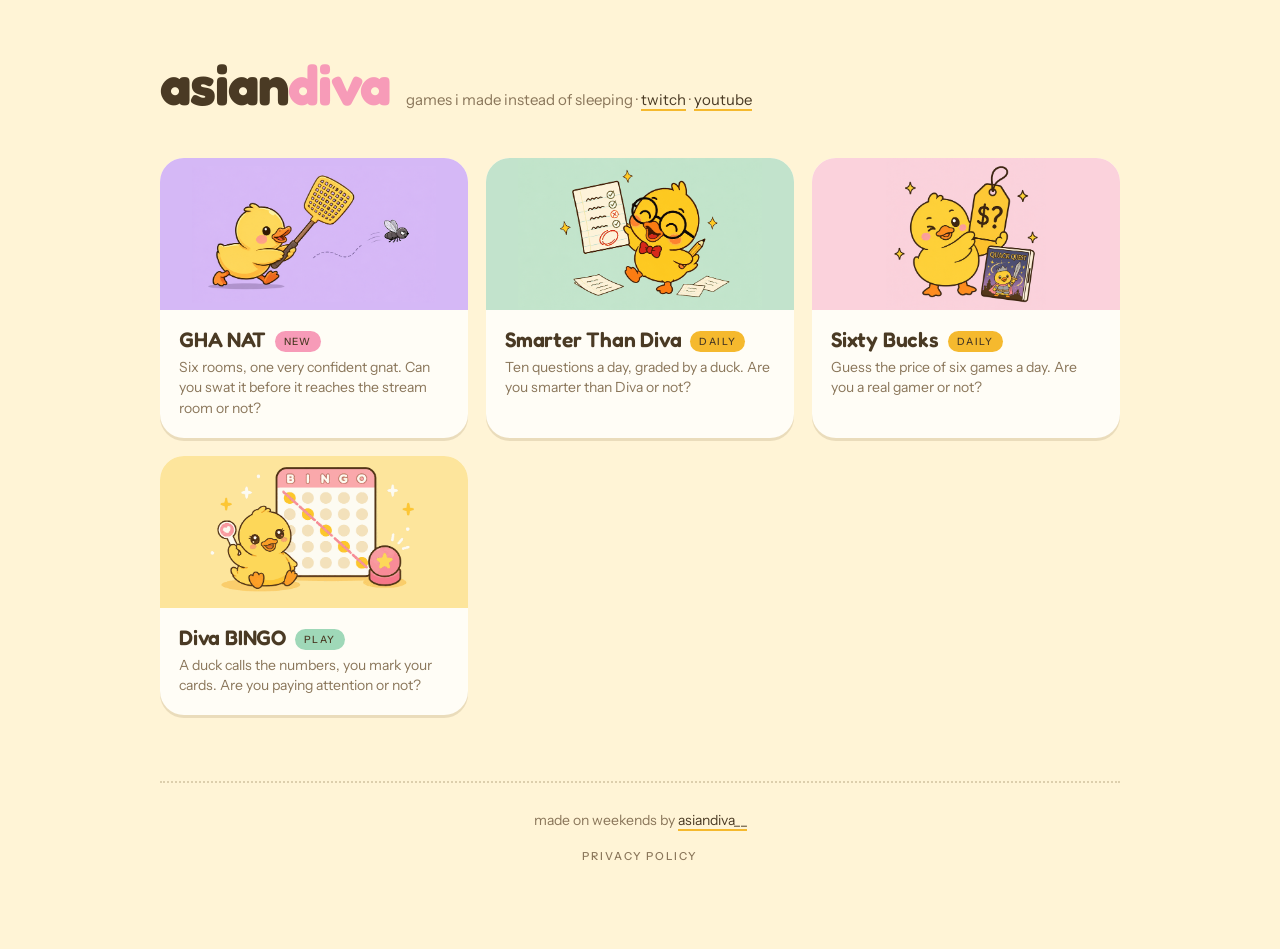
<file: index.html>
<!DOCTYPE html>
<html lang="en">
<head>
<meta charset="UTF-8">
<meta name="viewport" content="width=device-width, initial-scale=1.0">
<title>asiandiva.games</title>
<link rel="preconnect" href="https://fonts.googleapis.com">
<link rel="preconnect" href="https://fonts.gstatic.com" crossorigin>
<link href="https://fonts.googleapis.com/css2?family=Fredoka:wght@500;600;700&family=Instrument+Sans:wght@400;500&display=swap" rel="stylesheet">
<style>
  :root{
    --paper:#FFF4D6;
    --card:#FFFDF6;
    --ink:#4A3A24;
    --soft:#8A765A;
    --honey:#F5B92E;
    --rose:#F79BB8;
    --mint:#9FD8B8;
    --lilac:#B9A7EE;
    --shadow:rgba(122,95,48,.16);
  }
  *{box-sizing:border-box;margin:0;padding:0}
  body{
    background:var(--paper);
    color:var(--ink);
    font-family:"Instrument Sans",system-ui,sans-serif;
    -webkit-font-smoothing:antialiased;
    padding:0 24px 80px;
  }
  .wrap{max-width:960px;margin:0 auto}

  header{display:flex;align-items:baseline;gap:16px;flex-wrap:wrap;padding:56px 0 6px}
  .mark{
    font-family:"Fredoka",sans-serif;font-weight:700;
    font-size:clamp(36px,6.5vw,56px);letter-spacing:-.02em;line-height:1;
  }
  .mark b{color:var(--rose)}
  .tag{font-size:15px;color:var(--soft)}
  .tag a{color:var(--ink);text-decoration:none;border-bottom:2px solid var(--honey)}
  .tag a:hover{background:var(--honey)}

  .grid{display:grid;grid-template-columns:repeat(auto-fill,minmax(240px,1fr));gap:18px;margin-top:40px}
  .card{
    display:block;text-decoration:none;color:inherit;
    background:var(--card);border-radius:24px;overflow:hidden;
    box-shadow:0 3px 0 var(--shadow);
    transition:transform .16s ease, box-shadow .16s ease;
  }
  .art{height:152px;display:flex;align-items:center;justify-content:center}
  .art svg{width:100%;height:100%}
  /* drawn artwork fills the strip and is cropped from the middle */
  .art img{width:100%;height:100%;object-fit:cover;display:block}
  /* ...unless the picture must be seen whole, in which case it is fitted and
     the strip colour is set to match the picture so the sides are invisible */
  .art img.whole{object-fit:contain}
  .meta{padding:17px 19px 20px}
  .meta h2{font-family:"Fredoka",sans-serif;font-weight:600;font-size:21px;letter-spacing:-.01em}
  .meta p{font-size:14px;line-height:1.45;color:var(--soft);margin-top:5px}
  a.card:hover{transform:translateY(-5px);box-shadow:0 8px 0 var(--shadow)}
  .card.soon{opacity:.62}
  .card.soon .meta h2::after{
    content:"soon";font-family:"Instrument Sans",sans-serif;font-size:10px;font-weight:500;
    letter-spacing:.14em;text-transform:uppercase;vertical-align:middle;
    margin-left:9px;padding:4px 9px;border-radius:99px;
    background:var(--paper);color:var(--soft);
  }
  a.card .meta h2::after{
    content:"play";font-family:"Instrument Sans",sans-serif;font-size:10px;font-weight:500;
    letter-spacing:.14em;text-transform:uppercase;vertical-align:middle;
    margin-left:9px;padding:4px 9px;border-radius:99px;
    background:var(--mint);color:var(--ink);
  }
  /* a game that resets every night says so instead of just "play" */
  a.card.daily .meta h2::after{
    content:"daily";background:var(--honey);
  }
  /* a game that just went up gets flagged for a while */
  a.card.fresh .meta h2::after{
    content:"new";background:var(--rose);color:var(--ink);
  }

  footer{
    margin-top:66px;padding-top:28px;
    border-top:2px dotted rgba(122,95,48,.25);
    text-align:center;
  }
  .made{font-size:14px;color:var(--soft)}
  .made a{color:var(--ink);text-decoration:none;border-bottom:2px solid var(--honey)}
  .made a:hover{background:var(--honey)}

  .legal{margin-top:15px}
  .legal a{
    display:inline-block;
    font-size:11px;font-weight:500;
    letter-spacing:.18em;text-transform:uppercase;
    color:var(--soft);text-decoration:none;
    padding-bottom:4px;
    border-bottom:2px solid transparent;
    transition:color .16s ease, border-color .16s ease;
  }
  .legal a:hover{color:var(--ink);border-bottom-color:var(--honey)}

  a:focus-visible{outline:3px solid var(--lilac);outline-offset:3px}
  @media(prefers-reduced-motion:reduce){*{transition:none!important}}
  @media(max-width:520px){header{padding-top:38px}}
</style>
</head>
<body>
<div class="wrap">

  <header>
    <div class="mark">asian<b>diva</b></div>
    <div class="tag">games i made instead of sleeping &middot; <a href="https://twitch.tv/asiandiva__">twitch</a> &middot; <a href="https://www.youtube.com/@asiandiva__">youtube</a></div>
  </header>

  <div class="grid">

    <a class="card fresh" href="/gnat-swatter">
      <div class="art" style="background:#D5B8F6">
        <img class="whole" src="/gnat-swatter.png" width="760" height="475" loading="lazy"
             alt="A cartoon duck chasing a gnat with a yellow flyswatter">
      </div>
      <div class="meta">
        <h2>GHA NAT</h2>
        <p>Six rooms, one very confident gnat. Can you swat it before it reaches the stream room or not?</p>
      </div>
    </a>

    <a class="card daily" href="/smarter-than-diva">
      <div class="art" style="background:#C2E3CC">
        <img class="whole" src="/smarter-than-diva.png" width="760" height="475" loading="lazy"
             alt="A duck in round glasses proudly holding up a graded test paper">
      </div>
      <div class="meta">
        <h2>Smarter Than Diva</h2>
        <p>Ten questions a day, graded by a duck. Are you smarter than Diva or not?</p>
      </div>
    </a>

    <a class="card daily" href="/sixtybucks">
      <div class="art" style="background:#FBD2DC">
        <img class="whole" src="/sixtybucks.png" width="760" height="475" loading="lazy"
             alt="A winking duck holding up a price tag beside a fantasy game case">
      </div>
      <div class="meta">
        <h2>Sixty Bucks</h2>
        <p>Guess the price of six games a day. Are you a real gamer or not?</p>
      </div>
    </a>

    <a class="card" href="/diva-bingo">
      <div class="art" style="background:#FDE59C">
        <img class="whole" src="/bingo.png" width="760" height="475" loading="lazy"
             alt="A duck sitting beside a bingo card with a line of daubed squares">
      </div>
      <div class="meta">
        <h2>Diva BINGO</h2>
        <p>A duck calls the numbers, you mark your cards. Are you paying attention or not?</p>
      </div>
    </a>

  </div>

  <footer>
    <div class="made">made on weekends by <a href="https://twitch.tv/asiandiva__">asiandiva__</a></div>
    <div class="legal"><a href="/privacy">Privacy Policy</a></div>
  </footer>

</div>
</body>
</html>
</file>
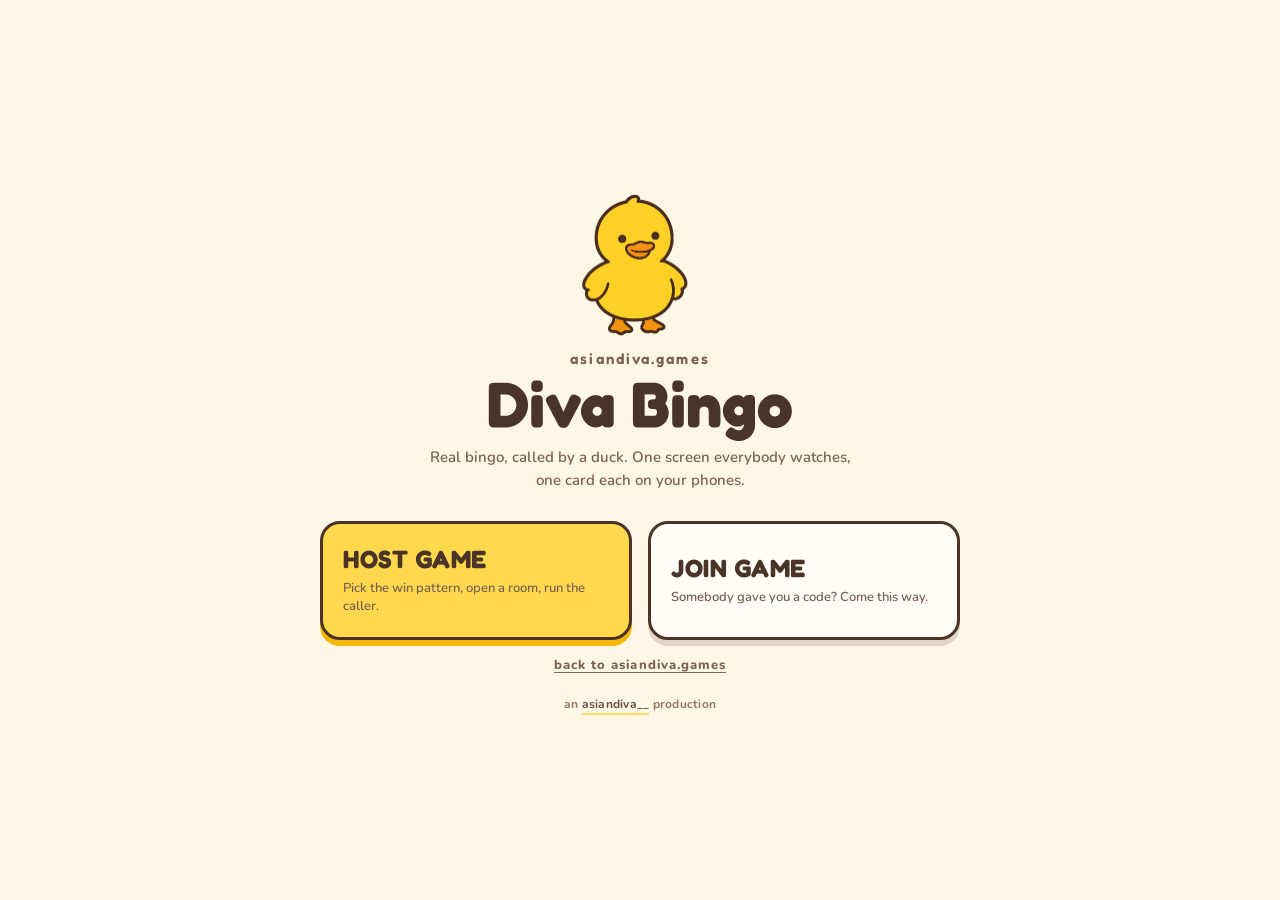
<file: diva-bingo/index.html>
<!DOCTYPE html>
<html lang="en">
<head>
<meta charset="UTF-8">
<meta name="viewport" content="width=device-width, initial-scale=1.0">
<title>Diva Bingo — asiandiva.games</title>
<link rel="preconnect" href="https://fonts.googleapis.com">
<link rel="preconnect" href="https://fonts.gstatic.com" crossorigin>
<link href="https://fonts.googleapis.com/css2?family=Fredoka:wght@400;500;600;700&family=Nunito:wght@400;600;800&display=swap" rel="stylesheet">
<style>
:root{
  --bar:0px;
  --cream:#FFF7E6; --milk:#FFEFCE; --butter:#FFD84D; --butter-deep:#F5B800;
  --bill:#FF9E3D; --boba:#4A3428; --boba-soft:#7A6252;
  --taro:#C9A8E8; --matcha:#A8D5A2; --peach:#FF9E7D;
  --pond:#A9DCEF; --pond-deep:#77BFDA;
  --shadow:rgba(74,52,40,.16);
  --display:'Fredoka','Trebuchet MS',system-ui,sans-serif;
  --body:'Nunito','Segoe UI',system-ui,sans-serif;
}
*{box-sizing:border-box;margin:0;padding:0}
body{background:var(--cream);font-family:var(--body);color:var(--boba);min-height:100vh;-webkit-font-smoothing:antialiased}
body.hostmode{overflow:hidden}
body.dev{--bar:42px}
body.dev .proto{display:flex}

.proto{display:none;position:relative;z-index:99;gap:14px;align-items:center;height:42px;padding:0 16px;background:var(--boba);color:var(--milk);font-size:13px;font-weight:600}
.proto .tag{background:var(--peach);color:var(--boba);padding:3px 8px;border-radius:6px;font-size:11px;font-family:var(--display);letter-spacing:.06em}
.proto button{font:inherit;font-family:var(--display);font-weight:600;background:var(--milk);color:var(--boba);border:none;border-radius:999px;padding:6px 16px;cursor:pointer;transition:transform .12s ease}
.proto button:hover{transform:translateY(-1px)}
.proto button.on{background:var(--butter)}
.proto label{display:flex;align-items:center;gap:7px}
.proto input[type=range]{width:100px;accent-color:var(--butter)}
.proto .spacer{flex:1}

.stage{padding:0}
#playerView{padding:26px 20px 70px}
.hidden{display:none !important}
.brand{font-family:var(--display);font-weight:600;font-size:15px;letter-spacing:.14em;color:var(--boba-soft)}
.code-chip{display:inline-flex;align-items:center;gap:10px;background:var(--butter);border-radius:999px;padding:8px 20px;box-shadow:0 3px 0 var(--butter-deep)}
.code-chip .lbl{font-size:11px;font-weight:800;letter-spacing:.16em;opacity:.6}
.code-chip .val{font-family:var(--display);font-weight:700;font-size:26px;letter-spacing:.1em}

.host-top{display:flex;justify-content:space-between;align-items:center;margin-bottom:22px;gap:16px;flex-wrap:wrap}
.host-grid{display:grid;grid-template-columns:560px minmax(0,1fr);gap:28px;align-items:start}
.duck-wrap{display:flex;flex-direction:column;align-items:center;gap:16px}


/* ===== somebody won ===== */
.winner{position:fixed;inset:0;z-index:200;background:rgba(74,52,40,.94);
  display:flex;align-items:center;justify-content:center;padding:24px;overflow:hidden}
#confetti{position:absolute;inset:0;width:100%;height:100%;pointer-events:none}
.winbody{position:relative;display:flex;align-items:center;gap:46px;flex-wrap:wrap;justify-content:center}
.winleft{text-align:center;color:var(--milk)}
.winleft img{width:132px;display:block;margin:0 auto -6px}
.winner h1{font-family:var(--display);font-weight:700;font-size:clamp(52px,10vw,116px);
  color:var(--butter);letter-spacing:.05em;line-height:.9;margin-bottom:8px}
.winname{font-family:var(--display);font-weight:700;font-size:34px;line-height:1;color:#fff}
.winsub{font-size:14px;font-weight:700;letter-spacing:.1em;text-transform:uppercase;
  color:var(--butter);opacity:.75;margin-top:4px}
.winbtns{display:flex;gap:12px;margin-top:20px;flex-wrap:wrap;justify-content:center}
.winner button{font-family:var(--display);font-weight:600;font-size:17px;background:var(--butter);
  color:var(--boba);border:3px solid var(--boba);border-radius:999px;padding:11px 30px;cursor:pointer;
  box-shadow:0 4px 0 rgba(0,0,0,.25);transition:transform .1s ease}
.winner button:hover{transform:translateY(-2px)}
.winner button:active{transform:translateY(3px);box-shadow:none}
.winner .ghost{background:transparent;color:var(--milk);border-color:var(--milk);box-shadow:none}
.winwait{font-size:14px;font-weight:700;color:var(--butter);opacity:.8;margin-top:18px;max-width:280px}

/* the winning card, so chat can see the line for themselves */
.wincard{background:#FFFDF6;border:4px solid var(--boba);border-radius:20px;padding:14px;
  box-shadow:0 8px 0 rgba(0,0,0,.28)}
.wincard .wc-cap{font-size:10px;font-weight:800;letter-spacing:.18em;color:var(--boba-soft);
  text-align:center;margin-bottom:9px}
.wc-head{display:grid;grid-template-columns:repeat(5,1fr);gap:6px;margin-bottom:6px}
.wc-head div{font-family:var(--display);font-weight:700;font-size:20px;text-align:center;
  background:var(--butter);border-radius:8px;box-shadow:0 3px 0 var(--butter-deep)}
.wc-grid{display:grid;grid-template-columns:repeat(5,1fr);gap:6px}
.wc-grid i{width:52px;height:52px;border:2.5px solid var(--boba);border-radius:10px;
  background:var(--cream);display:flex;align-items:center;justify-content:center;
  font-family:var(--display);font-weight:600;font-size:19px;font-style:normal;color:var(--boba);
  position:relative;transition:transform .2s ease}
.wc-grid i.on{background:var(--butter);border-color:var(--boba)}
.wc-grid i.on::after{content:'';position:absolute;inset:4px;border-radius:50%;
  border:3px solid var(--boba);opacity:.35}
.wc-grid i.free{background:var(--matcha);font-size:10px;letter-spacing:.06em}
@media(max-width:760px){.wc-grid i{width:42px;height:42px;font-size:16px}}


/* ===== what has been called, on the phone ===== */
.now{position:relative}
.allbtn{
  margin-left:auto;flex:none;font-family:var(--display);font-weight:600;font-size:12px;
  letter-spacing:.1em;background:var(--butter);color:var(--boba);border:2.5px solid var(--boba);
  border-radius:999px;padding:6px 12px;cursor:pointer;display:flex;align-items:center;gap:6px;
}
.allbtn b{font-size:14px}
.recentrow{display:flex;gap:6px;margin:-6px 0 12px;justify-content:center;min-height:26px}
.recentrow span{
  font-family:var(--display);font-weight:600;font-size:12px;color:var(--boba);
  background:var(--milk);border:2px solid var(--boba);border-radius:999px;padding:2px 9px;opacity:.45;
}
.recentrow span:first-child{opacity:1;background:var(--butter)}
.recentrow span:nth-child(2){opacity:.7}

.sheet{
  position:fixed;left:0;right:0;bottom:0;z-index:150;max-height:78vh;
  background:#FFFDF6;border-top:4px solid var(--boba);
  border-radius:24px 24px 0 0;box-shadow:0 -8px 26px rgba(74,52,40,.28);
  display:flex;flex-direction:column;padding:14px 14px 18px;
}
.sheet-top{display:flex;align-items:center;justify-content:space-between;margin-bottom:12px;flex:none}
.sheet-top span{font-family:var(--display);font-weight:600;font-size:16px}
.sheet-top b{color:var(--butter-deep)}
.sheet-top button{
  font-family:var(--display);font-weight:600;font-size:13px;letter-spacing:.1em;
  background:var(--milk);color:var(--boba);border:2.5px solid var(--boba);
  border-radius:999px;padding:6px 16px;cursor:pointer;
}
.sheet-board{display:grid;grid-template-columns:repeat(5,1fr);gap:6px;overflow-y:auto;min-height:0}
.sheet-board .sc{display:flex;flex-direction:column;gap:3px}
.sheet-board .sh{
  font-family:var(--display);font-weight:700;font-size:19px;text-align:center;
  background:var(--butter);border-radius:8px;box-shadow:0 3px 0 var(--butter-deep);margin-bottom:3px;
  position:sticky;top:0;
}
.sheet-board i{
  font-style:normal;font-family:var(--display);font-weight:600;font-size:13px;text-align:center;
  padding:5px 0;border-radius:6px;background:var(--milk);color:var(--boba-soft);opacity:.45;
}
.sheet-board i.hit{background:var(--boba);color:var(--butter);opacity:1;font-weight:700}

/* ===== turned away mid-round, offered a seat to watch ===== */
.inprog{text-align:center;padding:20px 6px 6px}
.inprog h3{font-family:var(--display);font-weight:600;font-size:23px;margin-bottom:8px}
.inprog p{font-size:13px;font-weight:600;color:var(--boba-soft);line-height:1.5;margin-bottom:18px}
.inprog .fine{font-size:11px;margin-top:12px;margin-bottom:0}
.watching{padding-top:2px}
.watchtag{
  font-family:var(--display);font-weight:600;font-size:11px;letter-spacing:.14em;
  text-align:center;background:var(--taro);color:var(--boba);
  border:2.5px solid var(--boba);border-radius:999px;padding:5px 12px;margin-bottom:12px;
}
.watching .sheet-board{max-height:none;overflow:visible}
.pchip.watch{background:#F4ECFB;border-style:dashed}
.pchip.watch .cards{background:var(--taro)}

/* ===== host menu ===== */
.menu{
  position:absolute;right:20px;bottom:62px;width:330px;z-index:60;
  background:#FFFDF6;border:3px solid var(--boba);border-radius:20px;
  box-shadow:0 10px 0 var(--shadow);padding:12px;
}
.menu-tabs{display:flex;gap:8px;align-items:center;margin-bottom:10px}
.mt{
  font:inherit;font-family:var(--display);font-weight:600;font-size:14px;
  background:var(--milk);color:var(--boba-soft);border:2.5px solid var(--boba);
  border-radius:999px;padding:5px 16px;cursor:pointer;
}
.mt.on{background:var(--butter);color:var(--boba)}
.mx{
  margin-left:auto;font-size:22px;line-height:1;background:none;border:none;cursor:pointer;
  color:var(--boba-soft);padding:0 4px;
}
.mrow{
  display:block;width:100%;text-align:left;font:inherit;
  background:var(--cream);border:2.5px solid var(--boba);border-radius:13px;
  padding:9px 13px;margin-bottom:8px;cursor:pointer;
  font-family:var(--display);font-weight:600;font-size:15px;color:var(--boba);
}
.mrow small{display:block;font-family:var(--body);font-size:11px;font-weight:700;
  color:var(--boba-soft);margin-top:1px;letter-spacing:.01em}
.mrow.act:hover{background:var(--milk)}
.mrow.act:active{transform:translateY(2px)}
.mrow.danger{border-color:#B8452A;color:#B8452A}
.mrow.danger small{color:#B8452A;opacity:.7}
.mrow.danger.arm{background:#E85D3D;color:#FFF3E8;border-color:#8C2F18}
.mrow.danger.arm small{color:#FFF3E8;opacity:.85}
.mrow.speed{display:flex;align-items:center;gap:10px;cursor:default}
.mrow.speed span{flex:none;font-size:14px}
.mrow.speed input{flex:1;accent-color:var(--butter)}
.mrow.speed b{font-family:var(--display);min-width:24px;text-align:right}
#tabAbout p{font-size:13px;font-weight:600;line-height:1.55;color:var(--boba-soft);margin-bottom:9px;padding:0 3px}
#tabAbout a{color:var(--boba);text-decoration:none;border-bottom:2px solid var(--butter)}
#tabAbout a:hover{background:var(--butter)}
#tabAbout .fine{font-size:9.5px;line-height:1.45;opacity:.6;margin-top:12px;margin-bottom:2px}

/* ===== player footer: always in view, never scrolls away ===== */
.pfoot{
  position:fixed;left:0;right:0;bottom:0;z-index:120;
  display:flex;align-items:center;justify-content:center;gap:14px;
  padding:9px 16px calc(9px + env(safe-area-inset-bottom));
  background:rgba(255,247,230,.94);backdrop-filter:blur(6px);
  border-top:2.5px solid rgba(74,52,40,.16);
}
.pfoot .credit{margin:0;font-size:11.5px}
#leaveBtn{
  flex:none;font-family:var(--display);font-weight:600;font-size:12px;letter-spacing:.06em;
  background:#FFFDF6;color:var(--boba-soft);border:2.5px solid rgba(74,52,40,.4);
  border-radius:999px;padding:5px 15px;cursor:pointer;
}
#leaveBtn.arm{background:#E85D3D;color:#FFF3E8;border-color:#8C2F18}
#playerView{padding-bottom:78px}

/* ===== credit line, on every screen ===== */
.credit{
  text-align:center;font-size:12px;font-weight:700;letter-spacing:.02em;
  color:var(--boba-soft);opacity:.85;margin-top:22px;
}
.credit a{color:var(--boba);text-decoration:none;border-bottom:2px solid var(--butter);padding-bottom:1px}
.credit a:hover{background:var(--butter)}
.hostbar .credit{margin:0 14px 0 0;font-size:12px;opacity:.7;white-space:nowrap}
.hostbar .credit a{border-bottom-width:2px}

/* ===== choose screen (this is what /bingo shows) ===== */
#chooseView{min-height:calc(100vh - var(--bar));display:flex;align-items:center;justify-content:center;padding:30px 20px}
.choose{max-width:640px;text-align:center}
.choose img{width:150px;margin-bottom:6px;animation:hopc 3.2s ease-in-out infinite}
@keyframes hopc{0%,100%{transform:translateY(0) rotate(-1.5deg)}50%{transform:translateY(-7px) rotate(1.5deg)}}
.choose h1{font-family:var(--display);font-weight:700;font-size:clamp(40px,8vw,64px);line-height:1;margin:4px 0 10px}
.choose .sub{font-size:15px;font-weight:600;color:var(--boba-soft);max-width:430px;margin:0 auto 30px;line-height:1.5}
.twoup{display:grid;grid-template-columns:1fr 1fr;gap:16px}
@media(max-width:600px){.twoup{grid-template-columns:1fr}}
.bigcard{
  font:inherit;text-align:left;cursor:pointer;
  background:var(--butter);border:3px solid var(--boba);border-radius:20px;
  padding:20px 20px 22px;box-shadow:0 6px 0 var(--butter-deep);
  transition:transform .12s ease,box-shadow .12s ease;color:var(--boba);
}
.bigcard.alt{background:#FFFDF6;box-shadow:0 6px 0 var(--shadow)}
.bigcard:hover{transform:translateY(-4px)}
.bigcard:active{transform:translateY(3px);box-shadow:none}
.bigcard .k{display:block;font-family:var(--display);font-weight:700;font-size:25px;letter-spacing:.02em}
.bigcard .d{display:block;font-size:13px;font-weight:600;color:var(--boba-soft);margin-top:5px;line-height:1.4}

.winbtns{display:flex;gap:12px;margin-top:14px;flex-wrap:wrap;justify-content:center}
.winner .ghost{background:transparent;color:var(--milk);border:3px solid var(--milk)}
.winwait{font-size:14px;font-weight:700;color:var(--butter);opacity:.8;margin-top:16px}


/* ===== win pattern screen (its own page before the room opens) ===== */
#setupView{min-height:calc(100vh - var(--bar));display:flex;align-items:center;justify-content:center;padding:30px 20px}
.setupwrap{max-width:680px;width:100%;text-align:center}
.setupwrap h1{font-family:var(--display);font-weight:700;font-size:clamp(34px,6vw,52px);line-height:1;margin:4px 0 8px}
.setupwrap .sub{font-size:15px;font-weight:600;color:var(--boba-soft);margin-bottom:26px}
.patgrid.big{grid-template-columns:repeat(5,1fr);gap:12px;margin-bottom:26px}
@media(max-width:720px){.patgrid.big{grid-template-columns:repeat(2,1fr)}}
.patgrid.big .pat{padding:16px 10px 14px}
.patgrid.big .mini5{width:66px}
.patgrid.big .nm{font-size:18px;margin-top:10px}
.hostbtn{
  font-family:var(--display);font-weight:700;font-size:27px;letter-spacing:.12em;
  background:var(--butter);color:var(--boba);border:3px solid var(--boba);border-radius:16px;
  padding:15px 62px;cursor:pointer;box-shadow:0 6px 0 var(--butter-deep);transition:transform .12s ease;
}
.hostbtn:hover{transform:translateY(-3px)}
.hostbtn:active{transform:translateY(4px);box-shadow:none}
.backlink{display:block;margin:16px auto 0;background:none;border:none;cursor:pointer;
  font:inherit;font-weight:800;font-size:13px;letter-spacing:.08em;color:var(--boba-soft);
  text-decoration:underline;text-underline-offset:3px}


/* ===== host screen =====
   Fixed 1280x720 canvas scaled to the window, so the whole board always fits
   with no scrolling and the capture stays a clean 16:9. */
.hostfit{width:100%;height:calc(100vh - var(--bar));display:flex;align-items:center;justify-content:center;overflow:hidden}
.hostcanvas{position:relative;width:1280px;height:720px;flex:none;transform-origin:center center;
  display:flex;flex-direction:column;padding:16px 20px 12px;background:var(--cream)}
.bigtitle{font-family:var(--display);font-weight:600;font-size:31px;margin-top:1px;line-height:1}
.host-top{display:flex;justify-content:space-between;align-items:center;margin-bottom:12px;flex:none}
.cols{display:grid;grid-template-columns:560px minmax(0,1fr);gap:20px;flex:1;min-height:0}
.colL{display:flex;flex-direction:column}
.colR{display:flex;flex-direction:column;gap:12px;min-height:0}
.colR .panel{padding:14px 16px}
.boardpanel{flex:1;min-height:0;display:flex;flex-direction:column;overflow:hidden}
.boardpanel .board{flex:1;min-height:0}
.board > div{display:flex;flex-direction:column;min-height:0}
.boardpanel .col{flex:1;grid-template-rows:repeat(15,minmax(0,1fr));min-height:0}
.boardpanel .cell{min-height:0;overflow:hidden}
.boardpanel .col-head{flex:none}
.players{flex:none}
.leftfoot{display:flex;align-items:center;gap:18px;margin-top:2px}
.startline{margin-top:12px;font-size:12px;font-weight:700;color:var(--boba-soft);text-align:center}
.startline b{color:var(--boba)}

.hostbar{display:flex;align-items:center;gap:12px;flex:none;margin-top:10px}
.hb{font:inherit;font-family:var(--display);font-weight:600;font-size:15px;
  background:#FFFDF6;color:var(--boba);border:3px solid var(--boba);border-radius:999px;
  padding:7px 20px;cursor:pointer;box-shadow:0 3px 0 var(--shadow);transition:transform .1s ease}
.hb:hover{transform:translateY(-2px)}
.hb:active{transform:translateY(2px);box-shadow:none}
.hb.primary{background:var(--butter);box-shadow:0 3px 0 var(--butter-deep)}
.hb.on{background:var(--matcha)}
.hb.speed{display:flex;align-items:center;gap:9px;cursor:default;font-size:13px;color:var(--boba-soft)}
.hb.speed:hover{transform:none}
.hb.speed input{width:120px;accent-color:var(--butter)}
.hb.speed b{font-family:var(--display);color:var(--boba);font-size:15px;min-width:22px}
.hostbar .spacer{flex:1}


/* ===== win pattern picker ===== */
.setup{margin-bottom:20px}
.patgrid{display:grid;grid-template-columns:repeat(3,1fr);gap:10px}
.pat{
  background:var(--cream);border:3px solid var(--boba);border-radius:14px;
  padding:10px 8px 9px;cursor:pointer;text-align:center;
  box-shadow:0 4px 0 var(--shadow);transition:transform .1s ease;
}
.pat:hover{transform:translateY(-2px)}
.pat:active{transform:translateY(3px);box-shadow:none}
.pat.sel{background:var(--butter);box-shadow:0 4px 0 var(--butter-deep)}
.pat .nm{font-family:var(--display);font-weight:600;font-size:15px;margin-top:7px}
.pat .ds{font-size:10px;font-weight:700;color:var(--boba-soft);line-height:1.25;margin-top:2px}
.mini5{display:grid;grid-template-columns:repeat(5,1fr);gap:2px;width:56px;margin:0 auto}
.mini5 i{aspect-ratio:1;border-radius:2px;background:rgba(74,52,40,.14)}
.mini5 i.on{background:var(--boba)}
.pat.sel .mini5 i{background:rgba(74,52,40,.2)}
.pat.sel .mini5 i.on{background:var(--boba)}

.goal{display:flex;align-items:center;gap:10px;background:#FFFDF6;border:3px solid var(--boba);
  border-radius:999px;padding:6px 16px 6px 8px;box-shadow:0 3px 0 var(--shadow)}
.goal .mini5{width:34px;gap:1.5px}
.goal .txt{font-family:var(--display);font-weight:600;font-size:15px;line-height:1.05}
.goal .txt small{display:block;font-family:var(--body);font-size:9px;font-weight:800;letter-spacing:.16em;color:var(--boba-soft)}

/* room code can be hidden while you set up on stream */
.code-chip{cursor:pointer;user-select:none}
.code-chip .val{min-width:96px;text-align:center}
.code-chip.hid .val{letter-spacing:.22em}
.code-chip .tip{font-size:9px;font-weight:800;letter-spacing:.12em;opacity:.55}

/* ===== ARENA : duck + pond =====
   No CSS animation on the duck: it is driven by requestAnimationFrame in JS,
   so it keeps working when the OS has "reduce motion" turned on.
   Geometry: rig sits at top:100, duck art is 300x299, feet land at y=396.
   reach wingtip = 256,372 · hold wingtip = 296,220 · ball park = 430,150   */
.arena{position:relative;width:560px;height:474px;max-width:100%}

.pond-ground{
  position:absolute;left:192px;top:314px;width:360px;height:170px;z-index:1;
  background:radial-gradient(ellipse at 46% 26%, #D3E7B2 0%, #B9D496 66%, #A2C07C 100%);
  border:5px solid var(--boba);
  border-radius:44% 56% 37% 63% / 65% 41% 59% 35%;
}
.pond{
  position:absolute;left:12px;right:12px;top:12px;bottom:12px;
  background:linear-gradient(178deg,#6BB4D0 0%,var(--pond) 30%,#7FC4DD 62%,#5FA8C6 100%);
  border-radius:48% 52% 39% 61% / 62% 44% 56% 38%;
  overflow:hidden;
  box-shadow:inset 0 14px 16px -8px rgba(24,58,74,.6),
             inset 0 -8px 13px -8px rgba(24,58,74,.45);
}
.pond .wave{position:absolute;left:-10%;width:120%;height:2px;background:rgba(255,255,255,.3);border-radius:50%}
.duckling{position:absolute;width:27px;pointer-events:none;will-change:transform;transform-origin:50% 60%}
.duckling img{width:100%;display:block}
.splash{position:absolute;left:201px;top:352px;width:90px;height:40px;border:5px solid #fff;border-radius:50%;opacity:0;z-index:2;pointer-events:none}

.rig{position:absolute;left:-10px;top:100px;width:300px;height:299px;z-index:3}
.breathe{position:absolute;inset:0;transform-origin:141px 296px;will-change:transform}
.shift{position:absolute;inset:0;will-change:transform}
.rig img{position:absolute;left:0;top:0;width:300px;display:block;opacity:0}
.rig img.f-idle{opacity:1}

.ball{
  position:absolute;left:380px;top:100px;width:100px;height:100px;
  border-radius:50%;background:#FFFDF6;border:7px solid var(--boba);
  z-index:4;display:flex;flex-direction:column;align-items:center;justify-content:center;
  box-shadow:inset -6px -7px 0 rgba(74,52,40,.07);will-change:transform;
}
.ball .l{font-family:var(--display);font-weight:600;font-size:21px;letter-spacing:.14em;color:var(--boba-soft);line-height:1;margin-top:3px}
.ball .n{font-family:var(--display);font-weight:700;font-size:47px;color:var(--boba);line-height:.95}
.ball.rest{background:var(--milk);border-color:var(--boba-soft);opacity:.5}
.ball.rest .n{font-size:21px;color:var(--boba-soft)}

.left-count{font-family:var(--display);font-weight:600;font-size:13px;letter-spacing:.12em;color:var(--boba-soft)}
.recent{display:flex;gap:9px;align-items:center;min-height:46px}
.recent .r{width:44px;height:44px;border-radius:50%;background:var(--boba);color:var(--milk);display:flex;align-items:center;justify-content:center;font-family:var(--display);font-weight:600;font-size:14px;opacity:.28}
.recent .r:nth-child(1){opacity:.9;transform:scale(1.06)}
.recent .r:nth-child(2){opacity:.6}
.recent .r:nth-child(3){opacity:.45}

.panel{background:#FFFDF6;border:3px solid var(--boba);border-radius:20px;padding:18px;box-shadow:0 6px 0 var(--shadow)}
.panel h2{font-family:var(--display);font-weight:600;font-size:14px;letter-spacing:.18em;text-transform:uppercase;color:var(--boba-soft);margin-bottom:14px}
.board{display:grid;grid-template-columns:repeat(5,1fr);gap:8px;min-height:0}
.col-head{font-family:var(--display);font-weight:700;font-size:24px;text-align:center;background:var(--butter);border-radius:10px;padding:3px 0;margin-bottom:6px}
.col{display:grid;gap:4px;min-height:0}
.cell{font-family:var(--display);font-weight:500;font-size:14px;text-align:center;display:flex;align-items:center;justify-content:center;border-radius:7px;color:var(--boba-soft);background:var(--milk);opacity:.5;transition:all .2s ease}
.cell.hit{background:var(--boba);color:var(--butter);opacity:1;font-weight:700}

.plist{display:flex;flex-wrap:wrap;gap:9px}
.pchip{display:flex;align-items:center;gap:9px;background:#FFFDF6;border:2.5px solid var(--boba);border-radius:999px;padding:6px 15px 6px 7px;font-weight:600;font-size:14px}
.pchip .dot{width:26px;height:26px;border-radius:50%;display:flex;align-items:center;justify-content:center;font-family:var(--display);font-weight:700;font-size:13px;color:var(--boba)}
.pchip .cards{font-size:11px;font-weight:800;color:var(--boba-soft);background:var(--milk);border-radius:6px;padding:1px 6px}
.pchip.close{border-color:var(--peach);background:#FFF1E9}

.phone{max-width:410px;margin:0 auto;background:#FFFDF6;border:4px solid var(--boba);border-radius:30px;padding:18px;box-shadow:0 10px 0 var(--shadow)}
.phone-top{display:flex;justify-content:space-between;align-items:baseline;margin-bottom:12px}
.phone-top .who{font-family:var(--display);font-weight:600;font-size:19px}
.phone-top .rm{font-size:12px;font-weight:800;letter-spacing:.12em;color:var(--boba-soft)}

.lobby{text-align:center;padding:10px 4px 4px}
.lobby img{width:96px;margin-bottom:6px}
.lobby h3{font-family:var(--display);font-weight:600;font-size:22px;margin-bottom:4px}
.joinbrand{font-family:var(--display);font-weight:600;font-size:13px;letter-spacing:.14em;
  color:var(--boba-soft);text-align:center;margin-bottom:14px}
.fld{text-align:left;margin-bottom:11px}
.fld span{display:block;font-size:10px;font-weight:800;letter-spacing:.18em;color:var(--boba-soft);margin-bottom:4px}
.fld input{
  width:100%;padding:12px 14px;border:3px solid var(--boba);border-radius:13px;
  background:var(--cream);color:var(--boba);
  font-family:var(--display);font-weight:600;font-size:20px;
}
.fld input::placeholder{color:var(--boba-soft);opacity:.45;font-weight:500}
.fld input:focus{outline:none;background:#FFFDF6;box-shadow:0 0 0 3px var(--butter)}
#codeIn{text-transform:uppercase;letter-spacing:.28em;text-align:center;font-size:26px}
.err{min-height:19px;font-size:12px;font-weight:800;color:#D24A26;margin-bottom:6px}
.pchip.you{background:var(--butter);border-color:var(--boba);box-shadow:0 3px 0 var(--butter-deep)}
.pchip{cursor:pointer;transition:transform .1s ease}
.pchip:hover{transform:translateY(-2px)}
.pchip.arm{background:#E85D3D;border-color:#8C2F18;color:#FFF3E8}
.pchip.arm .cards,.pchip.arm .dot{background:#8C2F18;color:#FFF3E8}
.empty{font-size:14px;font-weight:700;color:var(--boba-soft);opacity:.75;padding:4px 2px}
.plisthint{font-size:11px;font-weight:800;letter-spacing:.1em;color:var(--boba-soft);margin-bottom:10px}
.kicked{text-align:center;padding:34px 10px}
.kicked img{width:120px;opacity:.5;filter:grayscale(.6);margin-bottom:10px}
.kicked h3{font-family:var(--display);font-weight:600;font-size:23px;margin-bottom:6px}
.kicked p{font-size:13px;font-weight:600;color:var(--boba-soft)}
.lobby p{font-size:13px;color:var(--boba-soft);font-weight:600;margin-bottom:18px}
.pick{display:flex;gap:10px;justify-content:center;margin-bottom:16px}
.pick button{flex:1;padding:14px 0;font-family:var(--display);font-weight:700;font-size:28px;background:var(--cream);border:3px solid var(--boba);border-radius:16px;cursor:pointer;box-shadow:0 4px 0 var(--shadow);transition:all .12s ease;color:var(--boba)}
.pick button small{display:block;font-family:var(--body);font-size:11px;font-weight:800;letter-spacing:.08em;color:var(--boba-soft);margin-top:2px}
.pick button.sel{background:var(--butter);box-shadow:0 4px 0 var(--butter-deep)}
.pick button:active{transform:translateY(3px);box-shadow:none}

.now{position:sticky;top:52px;z-index:20;background:var(--boba);border-radius:14px;padding:8px 14px;margin-bottom:14px;box-shadow:0 4px 12px rgba(74,52,40,.22);display:flex;align-items:center;gap:12px}
.now img{width:42px;flex:none}
.now .txt{text-align:left}
.now .lbl{font-size:10px;letter-spacing:.2em;font-weight:800;color:var(--butter);opacity:.7}
.now .val{font-family:var(--display);font-weight:700;font-size:38px;color:var(--milk);line-height:1}
.now.pulse{animation:pop .45s ease}
@keyframes pop{0%{transform:scale(.86);opacity:.35}60%{transform:scale(1.05)}100%{transform:scale(1)}}

.cardbox{margin-bottom:16px}
.cardlabel{display:flex;justify-content:space-between;align-items:center;margin-bottom:6px;font-family:var(--display);font-weight:600;font-size:13px;letter-spacing:.14em;color:var(--boba-soft)}
.cardlabel .miss{font-family:var(--body);font-weight:800;font-size:11px;color:var(--peach)}
.card-head{display:grid;grid-template-columns:repeat(5,1fr);gap:6px;margin-bottom:6px}
.card-head div{font-family:var(--display);font-weight:700;font-size:22px;text-align:center;background:var(--butter);border-radius:9px;padding:1px 0;box-shadow:0 3px 0 var(--butter-deep)}
.card{display:grid;grid-template-columns:repeat(5,1fr);gap:6px}
.sq{aspect-ratio:1;border:2.5px solid var(--boba);border-radius:11px;background:var(--cream);cursor:pointer;font-family:var(--display);font-weight:600;font-size:19px;display:flex;align-items:center;justify-content:center;position:relative;transition:transform .1s ease;color:var(--boba)}
.sq:hover{transform:translateY(-2px)}
.sq:focus-visible{outline:3px solid var(--taro);outline-offset:2px}
.sq.daubed::after{content:'';position:absolute;inset:4px;border-radius:50%;background:var(--butter);border:2.5px solid var(--boba);animation:plop .3s cubic-bezier(.3,1.6,.5,1)}
@keyframes plop{from{transform:scale(.3);opacity:0}to{transform:none;opacity:1}}
.sq .n{position:relative;z-index:2}
.sq.free{background:var(--matcha);font-size:11px;letter-spacing:.06em}
.sq.free.daubed::after{background:var(--matcha)}
.sq.nope{animation:shake .32s}
@keyframes shake{0%,100%{transform:none}25%{transform:translateX(-6px)}75%{transform:translateX(6px)}}
.sq.winline{border-color:var(--peach);border-width:4px}
.cardbox.won .cardlabel{color:var(--peach)}

.callbtn{width:100%;margin-top:6px;padding:16px;font-family:var(--display);font-weight:700;font-size:26px;letter-spacing:.14em;border:3px solid var(--boba);border-radius:16px;cursor:pointer;background:var(--milk);color:var(--boba-soft);box-shadow:0 5px 0 var(--shadow);transition:all .15s ease}
.callbtn.live{background:var(--peach);color:var(--boba);animation:pop .9s ease infinite}
.callbtn.wrong{background:#E85D3D;color:#FFF3E8;border-color:#8C2F18;font-size:19px;letter-spacing:.06em;animation:shake .4s}
.callbtn:active{transform:translateY(3px);box-shadow:0 2px 0 var(--shadow)}
.hint{text-align:center;font-size:12px;color:var(--boba-soft);margin-top:10px;font-weight:600}








@media (prefers-reduced-motion:reduce){
  .duckling{animation:none}
  .callbtn.live{animation:none}
  .sq.daubed::after{animation:none}
  .now.pulse{animation:none}
}

/* sound toggle on the player footer */
#muteBtn{
  flex:none;width:34px;height:34px;padding:0;cursor:pointer;
  background:#FFFDF6;border:2.5px solid rgba(74,52,40,.4);border-radius:50%;
  display:flex;align-items:center;justify-content:center;
}
#muteBtn svg{width:19px;height:19px;fill:var(--boba);stroke:var(--boba);
  stroke-width:1.9;stroke-linecap:round}
#muteBtn svg .wave1,#muteBtn svg .wave2,#muteBtn svg .cross{fill:none}
#muteBtn svg .cross{display:none;stroke:#B8452A}
#muteBtn.off{border-color:#B8452A}
#muteBtn.off svg{fill:#B8452A;stroke:#B8452A}
#muteBtn.off svg .wave1,#muteBtn.off svg .wave2{display:none}
#muteBtn.off svg .cross{display:block}

/* ===== hosting from a phone =====
   The 16:9 frame is right for a laptop being captured. On a phone it just
   makes everything tiny, so the whole thing restacks instead of shrinking. */
@media (max-width: 900px){
  body.hostmode{overflow:auto}
  .hostfit{height:auto !important;display:block;overflow:visible}
  .hostcanvas{
    width:100% !important;height:auto !important;
    transform:none !important;padding:14px 12px 26px;
  }
  .host-top{flex-wrap:wrap;gap:10px;margin-bottom:10px}
  .bigtitle{font-size:24px}
  .code-chip{padding:7px 16px}
  .code-chip .val{font-size:30px;min-width:auto}

  /* let the three blocks reorder: duck, controls, then the board */
  .cols{display:contents}
  .colL{order:1}
  .hostbar{order:2;margin:14px 0 16px;flex-wrap:wrap;gap:10px}
  .colR{order:3;display:flex;flex-direction:column;gap:12px}

  .arenawrap{overflow:hidden}
  .arena{transform-origin:top left}
  .leftfoot{margin-top:6px;flex-wrap:wrap;gap:10px}

  .hostbar .hb.primary{flex:1 1 150px;font-size:17px;padding:11px 20px}
  .hostbar .hb.speed{flex:1 1 190px;gap:7px;padding:7px 14px;min-width:0}
  .hostbar .hb.speed input{width:auto;flex:1 1 50px;min-width:0}
  .hostbar .hb.speed b{flex:none}
  .hostbar #menuBtn{flex:none}
  .hostbar .credit{display:none}
  .boardpanel{flex:none}
  .boardpanel .board{min-height:330px}
  .boardpanel .cell{font-size:12px}
  .menu{right:12px;left:12px;width:auto;bottom:auto;top:56px;position:fixed}
}

</style>
</head>
<body>

<div class="proto">
  <span class="tag">PROTOTYPE</span>
  <button id="backBtn">Start over</button>
  <button id="peekBtn">Peek at a player phone</button>
  <button id="testWinBtn">Show me the win screen</button>
  <div class="spacer"></div>
  <span style="opacity:.6;font-size:12px">this bar is preview only &mdash; it will not exist on the real site</span>
</div>

<div class="stage">

  <div id="chooseView">
    <div class="choose">
      <img src="[data-uri]" alt="">
      <div class="brand" style="text-align:center">asiandiva.games</div>
      <h1>Diva Bingo</h1>
      <p class="sub">Real bingo, called by a duck. One screen everybody watches, one card each on your phones.</p>
      <div class="twoup">
        <button class="bigcard" id="btnHost">
          <span class="k">HOST GAME</span>
          <span class="d">Pick the win pattern, open a room, run the caller.</span>
        </button>
        <button class="bigcard alt" id="btnJoin">
          <span class="k">JOIN GAME</span>
          <span class="d">Somebody gave you a code? Come this way.</span>
        </button>
      </div>
      <button class="backlink" id="chooseBack">back to asiandiva.games</button>
      <div class="credit">an <a href="https://twitch.tv/asiandiva__" target="_blank" rel="noopener">asiandiva__</a> production</div>
    </div>
  </div>

  <div id="setupView" class="hidden">
    <div class="setupwrap">
      <div class="brand" style="text-align:center">asiandiva.games</div>
      <h1>How do you win?</h1>
      <p class="sub">Everybody in the room plays for the same shape.</p>
      <div class="patgrid big" id="patgrid"></div>
      <button class="hostbtn" id="openRoomBtn">HOST</button>
      <button class="backlink" id="setupBack">back</button>
      <div class="credit">an <a href="https://twitch.tv/asiandiva__" target="_blank" rel="noopener">asiandiva__</a> production</div>
    </div>
  </div>

  <div id="hostView" class="hidden">
   <div class="hostfit" id="hostFit">
    <div class="hostcanvas" id="hostCanvas">

      <div class="host-top">
        <div>
          <div class="brand">asiandiva.games</div>
          <div class="bigtitle">Diva Squad Bingo</div>
        </div>
        <div style="display:flex;align-items:center;gap:14px">
          <div class="goal" id="goalChip"></div>
          <div class="code-chip" id="codeChip" title="click to hide">
            <span class="lbl">ROOM</span><span class="val" id="codeVal">----</span><span class="tip" id="codeTip">HIDE</span>
          </div>
        </div>
      </div>

      <div class="cols">
        <div class="colL">
          <div class="arenawrap"><div class="arena">
            <div class="pond-ground"><div class="pond" id="pond"></div></div>
            <div class="splash" id="splash"></div>
            <div class="rig" id="rig">
              <div class="breathe"><div class="shift">
                <img class="f-idle"  src="[data-uri]"  alt="">
                <img class="f-reach" src="[data-uri]" alt="">
                <img class="f-hold"  src="[data-uri]"  alt="">
              </div></div>
            </div>
            <div class="ball rest" id="ball">
              <div class="l" id="bLetter">&nbsp;</div>
              <div class="n" id="bNum">ready</div>
            </div>
          </div>
          </div>
          <div class="leftfoot">
            <div class="left-count"><span id="leftCount">75</span> DUCKS LEFT</div>
            <div class="recent" id="recent"></div>
          </div>
        </div>

        <div class="colR">
          <div class="panel boardpanel" id="boardPanel">
            <h2>Called</h2>
            <div class="board" id="board"></div>
          </div>
          <div class="panel players">
            <h2>In the room &middot; <span id="pcount">9</span></h2>
            <div class="plisthint">CLICK A PLAYER TO REMOVE THEM &middot; CLICK AGAIN TO CONFIRM</div>
            <div class="plist" id="plist"></div>
          </div>
        </div>
      </div>

      <div class="hostbar">
        <button id="startBtn" class="hb primary">Start calling</button>
        <label class="hb speed">Ball every
          <input type="range" id="speed" min="2" max="9" value="4"><b id="speedTxt">4s</b>
        </label>
        <div class="spacer"></div>
        <div class="credit">an <a href="https://twitch.tv/asiandiva__" target="_blank" rel="noopener">asiandiva__</a> production</div>
        <button id="menuBtn" class="hb">MENU</button>
      </div>

      <div class="menu hidden" id="menu">
        <div class="menu-tabs">
          <button class="mt on" data-tab="controls">Controls</button>
          <button class="mt" data-tab="about">About</button>
          <button class="mx" id="menuClose">&times;</button>
        </div>

        <div id="tabControls">
          <button class="mrow act" id="resetBtn">New round<small>pick a new win pattern</small></button>
          <button class="mrow act" id="voiceBtn">Caller voice: on<small>reads each number out loud</small></button>
          <label class="mrow speed" id="voiceVolRow">
            <span>Voice volume</span>
            <input type="range" id="voiceVol" min="0" max="100" value="85"><b id="voiceVolTxt">85</b>
          </label>
          <button class="mrow act" id="soundBtn">Sound: on<small>the bubble and the win chord</small></button>
          <button class="mrow act" id="motionBtn">Idle sway: on<small>the duck and the pond keep moving</small></button>
          <button class="mrow act" id="homeBtn">Back to asiandiva.games<small>the rest of the games</small></button>
          <button class="mrow act danger" id="quitBtn">Close the room<small>ends the game for everybody</small></button>
        </div>

        <div id="tabAbout" class="hidden">
          <p>Diva Bingo was made by <a href="https://twitch.tv/asiandiva__" target="_blank" rel="noopener">asiandiva__</a>, instead of sleeping, for the Diva Squad.</p>
          <p>More things to play at <a href="https://asiandiva.games">asiandiva.games</a>. Come say hi on <a href="https://twitch.tv/asiandiva__" target="_blank" rel="noopener">Twitch</a> or <a href="https://www.youtube.com/@asiandiva__" target="_blank" rel="noopener">YouTube</a>.</p>
          <p>Join the <a href="https://discord.gg/jWfufVzBw9" target="_blank" rel="noopener">Discord</a> to share discoveries and report bugs.</p>
          <p class="fine">No accounts, no cookies, nothing saved. Names disappear when the room closes.</p>
        </div>
      </div>

    </div>
   </div>
  </div>

  <div id="playerView" class="hidden">
    <div class="phone">
      <div class="phone-top">
        <span class="who">dave</span>
        <span class="rm">ROOM ----</span>
      </div>

      <div class="lobby" id="lobby">
        <img src="[data-uri]" alt="">
        <div class="goal" id="goalChipP" style="margin:0 auto 16px;width:max-content"></div>

        <div class="joinbrand">asiandiva.games</div>
        <div class="fld">
          <span>ROOM CODE</span>
          <input id="codeIn" maxlength="4" placeholder="CODE" autocomplete="off" spellcheck="false">
        </div>
        <div class="fld">
          <span>YOUR NAME</span>
          <input id="nameIn" maxlength="12" placeholder="what should we call you" autocomplete="off" spellcheck="false">
        </div>
        <div class="err" id="joinErr"></div>

        <h3>How many cards?</h3>
        <p>more cards, more chances, way harder to keep up</p>
        <div class="pick">
          <button data-c="1" class="sel">1<small>CHILL</small></button>
          <button data-c="2">2<small>SPICY</small></button>
          <button data-c="3">3<small>CHAOS</small></button>
        </div>
        <button class="callbtn" id="joinBtn" style="background:var(--butter);color:var(--boba);box-shadow:0 5px 0 var(--butter-deep)">JOIN</button>
        <button class="backlink" id="joinBack">back</button>
      </div>

      <div class="inprog hidden" id="inprog">
        <h3>This round already started</h3>
        <p>Cards are dealt at the start, so jumping in now would not be a fair one.</p>
        <button class="callbtn" id="watchBtn" style="background:var(--butter);color:var(--boba);box-shadow:0 5px 0 var(--butter-deep)">WATCH THIS ROUND</button>
        <p class="fine">You will be dealt in automatically when the next round starts.</p>
        <button class="backlink" id="inprogBack">back</button>
      </div>

      <div class="watching hidden" id="watchArea">
        <div class="watchtag">WATCHING &middot; you get cards next round</div>
        <div class="now" id="wNow">
          <img src="[data-uri]" alt="">
          <div class="txt">
            <div class="lbl">NOW CALLING</div>
            <div class="val" id="wNowVal">&mdash;</div>
          </div>
        </div>
        <div class="sheet-board" id="watchBoard"></div>
      </div>

      <div class="sheet hidden" id="calledSheet">
        <div class="sheet-top">
          <span>Called so far &middot; <b id="sheetCount">0</b></span>
          <button id="sheetClose">CLOSE</button>
        </div>
        <div class="sheet-board" id="sheetBoard"></div>
      </div>

      <div id="kickedView" class="kicked hidden">
        <img src="[data-uri]" alt="">
        <h3>You were removed</h3>
        <p>The host took you out of this room.</p>
      </div>

      <div id="playArea" class="hidden">
        <div class="now" id="now">
          <img src="[data-uri]" alt="">
          <div class="txt">
            <div class="lbl">NOW CALLING</div>
            <div class="val" id="nowVal">&mdash;</div>
          </div>
          <button class="allbtn" id="allBtn">ALL<b id="allCount">0</b></button>
        </div>
        <div class="recentrow" id="recentRow"></div>
        <div class="goal" id="goalChipG" style="margin:0 auto 14px;width:max-content"></div>
        <div id="cards"></div>
        <button class="callbtn" id="callbtn">BINGO</button>
        <div class="hint">mark your own squares · call a bingo that is not real and you lose the call</div>
      </div>
    </div>
    </div>

  <div class="pfoot" id="pfoot">
    <button id="muteBtn" title="Sound">
      <svg viewBox="0 0 24 24" aria-hidden="true">
        <path d="M4 9v6h4l5 4V5L8 9H4z"/>
        <path class="wave1" d="M16.5 8.5a5 5 0 0 1 0 7"/>
        <path class="wave2" d="M19 6a8.5 8.5 0 0 1 0 12"/>
        <path class="cross" d="M17 9.5l5 5M22 9.5l-5 5"/>
      </svg>
    </button>
    <button id="leaveBtn" class="hidden">Leave</button>
    <div class="credit">an <a href="https://twitch.tv/asiandiva__" target="_blank" rel="noopener">asiandiva__</a> production</div>
  </div>

</div>

<div class="winner hidden" id="winner">
  <canvas id="confetti"></canvas>
  <div class="winbody">
    <div class="winleft">
      <img src="[data-uri]" alt="">
      <h1>BINGO</h1>
      <p class="winname" id="winnerTxt">Teresa</p>
      <p class="winsub" id="winnerSub">got there first</p>
      <div class="winbtns hidden" id="winHost">
        <button id="againBtn">Play again</button>
        <button id="closeBtn" class="ghost">Close room</button>
      </div>
      <p class="winwait hidden" id="winWait">Hang tight, the host is setting up the next round.</p>
    </div>
    <div class="winright" id="winCardWrap"></div>
  </div>
</div>

<script>
/* =============================================================
   Diva Bingo — asiandiva.games
   The room lives on the server. This page draws it.
   ============================================================= */
const SERVER = 'wss://asiandiva-games-server.onrender.com';
const DEV = new URLSearchParams(location.search).has('dev');

const LETTERS=['B','I','N','G','O'];
const label = n => LETTERS[Math.floor((n-1)/15)] + n;
const $  = s => document.querySelector(s);
const $$ = id => document.getElementById(id);

/* ---------- win patterns (mirrored on the server) ---------- */
const ROWS=[],COLS=[];
for(let r=0;r<5;r++) ROWS.push([0,1,2,3,4].map(c=>r*5+c));
for(let c=0;c<5;c++) COLS.push([0,1,2,3,4].map(r=>r*5+c));
const DIAG_A=[0,6,12,18,24], DIAG_B=[4,8,12,16,20];
const ALL=Array.from({length:25},(_,i)=>i);
const uniq=a=>[...new Set(a)];
const PATTERNS={
  line:    {name:'Line',    desc:'ANY ROW, COLUMN<br>OR DIAGONAL', preview:[10,11,12,13,14]},
  plus:    {name:'Plus',    desc:'MIDDLE ROW AND<br>MIDDLE COLUMN', preview:uniq([...ROWS[2],...COLS[2]])},
  tee:     {name:'T',       desc:'TOP ROW AND<br>MIDDLE COLUMN',   preview:uniq([...ROWS[0],...COLS[2]])},
  x:       {name:'X',       desc:'BOTH<br>DIAGONALS',              preview:uniq([...DIAG_A,...DIAG_B])},
  blackout:{name:'Blackout',desc:'EVERY SQUARE<br>ON THE CARD',    preview:ALL}
};

/* ---------- everything the page currently knows ---------- */
let view='choose';
let pattern='line';
let ROOM_CODE='';
let iAmHost=false;
let myName='';
let cardCount=1;
let called=[];
let decks=[];          // [{cells:[25], daubs:[25]}]
let roster=[];
let armed=null, armTimer=null;
let running=false;
let watching=false;
let pending=null;

/* =============================================================
   socket
   ============================================================= */
let ws=null;
let onOpen=null;

function connect(then){
  if(ws && ws.readyState===1){ then && then(); return; }
  onOpen = then;
  ws = new WebSocket(SERVER);
  ws.onopen = ()=>{ const f=onOpen; onOpen=null; f && f(); };
  ws.onmessage = e => { let m; try{ m=JSON.parse(e.data); }catch{ return; } handle(m); };
  ws.onclose = ()=>{ if(view==='host'||view==='player') dropped(); };
  ws.onerror = ()=>{};
}
function send(o){ if(ws && ws.readyState===1) ws.send(JSON.stringify(o)); }
function bye(){ if(ws){ ws.onclose=null; ws.close(); ws=null; } }

function dropped(){
  bye();
  notice('Lost the connection', 'The room is gone. Nothing to do but start another one.');
}

/* =============================================================
   messages from the server
   ============================================================= */
function handle(m){
  switch(m.t){

    case 'room':                         // you opened a room
      Sound.unlock(); Sound.loadVoice();
      ROOM_CODE=m.code; pattern=m.pattern;
      paintCode(); paintGoal(); newBoard();
      iAmHost=true; showView('host');
      break;

    case 'joined':                       // you got into a room
      ROOM_CODE=m.code; pattern=m.pattern;
      watching = !!m.watching;
      cardsFromServer(m.cards||[]);
      called=m.called||[]; running=!!m.running;
      called.forEach(markCalled);
      buildSheet(); paintRecent();
      $$('leftCount').textContent = 75-called.length;
      if(called.length) showBall(called[called.length-1], true);
      paintCode(); paintGoal();
      $$('lobby').classList.add('hidden');
      $$('inprog').classList.add('hidden');
      $$('playArea').classList.toggle('hidden', watching);
      $$('watchArea').classList.toggle('hidden', !watching);
      showLeave(true);
      $('.phone-top .who').textContent = myName;
      break;

    case 'inprogress':                   // too late for a fair card
      called=m.called||[]; pattern=m.pattern;
      buildSheet();
      $$('joinErr').textContent='';
      $$('lobby').classList.add('hidden');
      $$('inprog').classList.remove('hidden');
      showLeave(false);
      break;

    case 'err':                          // join was refused
      $$('joinErr').textContent = m.msg;
      bye();
      break;

    case 'players':
      roster = m.list;
      renderPlayers();
      break;

    case 'ball':
      called.push(m.n);
      markCalled(m.n);
      paintSheet(); paintRecent();
      $$('leftCount').textContent = m.left;
      showBall(m.n, false);
      break;

    case 'running':
      running = m.on;
      $$('startBtn').textContent = running ? 'Pause' : 'Start calling';
      break;

    case 'round':                        // a fresh round in the same room
      pattern = m.pattern;
      if(m.cards && m.cards.length){
        cardsFromServer(m.cards);
        if(watching){                    // you were watching, now you are playing
          watching=false;
          $$('watchArea').classList.add('hidden');
          $$('playArea').classList.remove('hidden');
        }
      }
      called=[]; newBoard(); buildSheet(); paintRecent(); paintGoal(); buildPicker();
      $$('leftCount').textContent = 75;
      resetBallDisplay();
      stopConfetti();
      $$('winner').classList.add('hidden');
      break;

    case 'win':
      showWin(m.name, m.sub, m.cells, m.line);
      break;

    case 'nope':                         // your bingo was not a bingo
      badBingo();
      break;

    case 'kicked':
      bye();
      $$('playArea').classList.add('hidden');
      $$('lobby').classList.add('hidden');
      $$('kickedView').classList.remove('hidden');
      showLeave(false);
      break;

    case 'closed':
      bye();
      notice('Room closed', m.why || 'The host closed the room.');
      break;
  }
}

/* a plain message on the win overlay, reused for disconnects */
function notice(title, body){
  stopConfetti();
  $$('winnerTxt').textContent=title;
  $$('winnerSub').textContent='';
  $$('winCardWrap').innerHTML='';
  $$('winHost').classList.add('hidden');
  const w=$$('winWait'); w.textContent=body; w.classList.remove('hidden');
  $('.winner h1').textContent='OH NO';
  $$('winner').classList.remove('hidden');
  setTimeout(()=>{ $$('winner').classList.add('hidden'); $('.winner h1').textContent='BINGO'; goHome(); }, 3200);
}

/* =============================================================
   the board
   ============================================================= */
function newBoard(){
  const b=$$('board'); b.innerHTML='';
  for(let c=0;c<5;c++){
    const col=document.createElement('div');
    const h=document.createElement('div'); h.className='col-head'; h.textContent=LETTERS[c];
    const cells=document.createElement('div'); cells.className='col';
    for(let i=1;i<=15;i++){
      const n=c*15+i;
      const cell=document.createElement('div');
      cell.className='cell'; cell.id='c'+n; cell.textContent=n;
      cells.appendChild(cell);
    }
    col.appendChild(h); col.appendChild(cells); b.appendChild(col);
  }
  $$('recent').innerHTML='';
}
function markCalled(n){ const c=$$('c'+n); if(c) c.classList.add('hit'); }

/* ---------- the phone's copy of the board ----------
   Players cannot see the host screen, so they get their own.
   Same board is used by the sheet (prefix s) and the watch view (prefix w). */
function buildMiniBoard(hostId, prefix){
  const b=$$(hostId); if(!b) return;
  b.innerHTML='';
  for(let c=0;c<5;c++){
    const col=document.createElement('div'); col.className='sc';
    const h=document.createElement('div'); h.className='sh'; h.textContent=LETTERS[c];
    col.appendChild(h);
    for(let i=1;i<=15;i++){
      const n=c*15+i;
      const cell=document.createElement('i'); cell.id=prefix+n; cell.textContent=n;
      col.appendChild(cell);
    }
    b.appendChild(col);
  }
}
function buildSheet(){
  buildMiniBoard('sheetBoard','s');
  buildMiniBoard('watchBoard','w');
  paintSheet();
}
function paintSheet(){
  called.forEach(n=>{
    const e=$$('s'+n); if(e) e.classList.add('hit');
    const g=$$('w'+n); if(g) g.classList.add('hit');
  });
  const a=$$('allCount'), s=$$('sheetCount');
  if(a) a.textContent=called.length;
  if(s) s.textContent=called.length;
}
function paintRecent(){
  const r=$$('recentRow'); if(!r) return;
  r.innerHTML='';
  called.slice(-5).reverse().forEach(n=>{
    const s=document.createElement('span'); s.textContent=label(n); r.appendChild(s);
  });
}

/* =============================================================
   cards
   ============================================================= */
function cardsFromServer(list){
  decks = list.map(cells => ({ cells, daubs: cells.map((_,i)=>i===12) }));
  const wrap=$$('cards'); wrap.innerHTML='';
  decks.forEach((deck,d)=>{
    const box=document.createElement('div'); box.className='cardbox'; box.id='box'+d;
    if(decks.length>1){
      const lab=document.createElement('div'); lab.className='cardlabel';
      lab.innerHTML='<span>CARD '+(d+1)+'</span>';
      box.appendChild(lab);
    }
    const head=document.createElement('div'); head.className='card-head';
    LETTERS.forEach(l=>{const x=document.createElement('div');x.textContent=l;head.appendChild(x)});
    box.appendChild(head);
    const grid=document.createElement('div'); grid.className='card'; grid.id='card'+d;
    for(let i=0;i<25;i++){
      const free=(i===12);
      const sq=document.createElement('div');
      sq.className='sq'+(free?' free daubed':'');
      sq.tabIndex=0;
      sq.dataset.d=d; sq.dataset.i=i;
      sq.innerHTML='<span class="n">'+(free?'FREE':deck.cells[i])+'</span>';
      sq.onclick=()=>daub(sq);
      sq.onkeydown=e=>{ if(e.key==='Enter'||e.key===' '){ e.preventDefault(); daub(sq); } };
      grid.appendChild(sq);
    }
    box.appendChild(grid); wrap.appendChild(box);
  });
  $$('callbtn').classList.remove('live','wrong');
  $$('callbtn').textContent='BINGO';
  $$('callbtn').dataset.lock='';
}

/* mark anything you like, right or wrong. the server checks at the end. */
function daub(sq){
  const d=+sq.dataset.d, i=+sq.dataset.i;
  if(i===12) return;
  sq.classList.toggle('daubed');
  decks[d].daubs[i]=sq.classList.contains('daubed');
  Sound.tick();
  send({t:'daub', card:d, i:i});
  lightBingoButton();
}
function lightBingoButton(){
  const sets = PATTERNS[pattern] ? patternSets(pattern) : [];
  let any=false;
  decks.forEach((deck,d)=>{
    const grid=$$('card'+d); if(!grid) return;
    [...grid.children].forEach(s=>s.classList.remove('winline'));
    const line=sets.find(l=>l.every(i=>deck.daubs[i]));
    if(line){ any=true; line.forEach(i=>grid.children[i].classList.add('winline')); }
  });
  $$('callbtn').classList.toggle('live', any);
}
function patternSets(p){
  if(p==='line') return [...ROWS,...COLS,DIAG_A,DIAG_B];
  return [PATTERNS[p].preview];
}
function badBingo(){
  const btn=$$('callbtn');
  btn.dataset.lock='1';
  btn.classList.add('wrong');
  btn.textContent='SORRY, NOT A BINGO';
  setTimeout(()=>{ btn.dataset.lock=''; btn.classList.remove('wrong'); btn.textContent='BINGO'; }, 2600);
}

/* =============================================================
   room list
   ============================================================= */
function renderPlayers(){
  const l=$$('plist'); l.innerHTML='';
  $$('pcount').textContent = roster.length;
  const hint=$('.plisthint');
  if(hint) hint.style.display = roster.length ? '' : 'none';
  if(!roster.length){
    l.innerHTML='<div class="empty">Nobody yet. Read the code out and they will turn up.</div>';
    return;
  }
  const DOTS=['#FFD84D','#C9A8E8','#A8D5A2','#FF9E7D','#9ED2E8'];
  roster.forEach((p,i)=>{
    const d=document.createElement('div');
    const mine = (!iAmHost && p.name===myName);
    d.className='pchip'+(mine?' you':'')+(p.watching?' watch':'');
    if(armed===p.name){
      d.classList.add('arm');
      d.innerHTML='<span class="dot" style="background:#8C2F18">!</span>REMOVE '+p.name+'?';
      d.onclick=()=>kick(p.name);
    } else {
      d.innerHTML='<span class="dot" style="background:'+DOTS[i%DOTS.length]+'">'+p.name[0]+'</span>'+p.name
        +' <span class="cards">'+(p.watching?'WATCHING':p.cards+'\u00d7')+'</span>';
      d.onclick=()=> iAmHost && armKick(p.name);
    }
    l.appendChild(d);
  });
}
function armKick(name){
  clearTimeout(armTimer);
  armed=name; renderPlayers();
  armTimer=setTimeout(()=>{ armed=null; renderPlayers(); }, 3000);
}
function kick(name){
  clearTimeout(armTimer); armed=null;
  send({t:'kick', name});
}

/* =============================================================
   the duck
   ============================================================= */
const PARK=[430,150], REACH=[256,372], HOLD=[296,220], DUR=2000;
let fetchT=null, splashT=null, motion=true, flock=[], confT=null;
const lerp=(a,b,t)=>a+(b-a)*t;
const seg=(t,a,b)=>Math.max(0,Math.min(1,(t-a)/(b-a)));
const ease=t=>t<.5?2*t*t:1-Math.pow(-2*t+2,2)/2;

function showBall(n, quiet){
  const wv=$$('wNowVal'); if(wv) wv.textContent=label(n);
  const wn=$$('wNow');
  if(wn){ wn.classList.remove('pulse'); void wn.offsetWidth; wn.classList.add('pulse'); }
  $$('bLetter').textContent=LETTERS[Math.floor((n-1)/15)];
  $$('bNum').textContent=n;
  $$('ball').classList.remove('rest');
  const r=$$('recent');
  if(r){
    const chip=document.createElement('div'); chip.className='r'; chip.textContent=label(n);
    r.prepend(chip); while(r.children.length>5) r.lastChild.remove();
  }
  const now=$$('now');
  if(now){ $$('nowVal').textContent=label(n);
    now.classList.remove('pulse'); void now.offsetWidth; now.classList.add('pulse'); }
  if(quiet){ poseIdle(); return; }
  fetchT=performance.now();
  setTimeout(()=>{
    splashT=performance.now(); diveOne();
    if(iAmHost) Sound.plop();
  }, 640);
  /* the number is spoken just after the bubble, as the duck lifts the ball clear */
  if(iAmHost) setTimeout(()=>Sound.say(n), 880);
}
function resetBallDisplay(){
  $$('ball').classList.add('rest');
  $$('bLetter').innerHTML='&nbsp;'; $$('bNum').textContent='ready';
  $$('nowVal') && ($$('nowVal').textContent='\u2014');
  fetchT=null; splashT=null; poseIdle(); buildPond();
}
function poseIdle(){
  const a=$('.f-idle'), b=$('.f-reach'), c=$('.f-hold');
  if(!a) return;
  a.style.opacity=1; b.style.opacity=0; c.style.opacity=0;
  const ball=$$('ball'); ball.style.transform='none'; ball.style.opacity=1;
  $('.shift').style.transform='none'; $$('splash').style.opacity=0;
}

/* the pond: a small steady flock, the counter carries the real number */
const FLOCK=7, PC=[163,68];
function newDuck(phase){
  const wrap=document.createElement('div');
  wrap.className='duckling';
  wrap.innerHTML='<img src="[data-uri]" alt="">';
  return { el:wrap, a:phase*Math.PI*2+Math.random()*0.5,
    w:(0.16+Math.random()*0.16)*(Math.random()<0.22?-1:1),
    rx:50+Math.random()*78, ry:15+Math.random()*28,
    ox:(Math.random()-.5)*26, oy:(Math.random()-.5)*16,
    bob:Math.random()*Math.PI*2, dive:0 };
}
function buildPond(){
  const p=$$('pond');
  p.innerHTML='<div class="wave" style="top:30%"></div><div class="wave" style="top:56%"></div>';
  flock=[];
  for(let i=0;i<FLOCK;i++){ const d=newDuck(i/FLOCK); flock.push(d); p.appendChild(d.el); }
}
function duckPos(d,ts){ const a=d.a+d.w*ts;
  return [PC[0]+d.ox+Math.cos(a)*d.rx, PC[1]+d.oy+Math.sin(a)*d.ry, a]; }
function diveOne(){
  if(!flock.length) return;
  let best=0,bd=1e9;
  flock.forEach((d,i)=>{ const p=duckPos(d,performance.now()/1000);
    const dd=Math.hypot(p[0]-37,p[1]-41); if(dd<bd){bd=dd;best=i;} });
  flock[best].dive=performance.now();
}
function swim(now){
  const ts=now/1000, pond=$$('pond'); if(!pond) return;
  for(let i=flock.length-1;i>=0;i--){
    const d=flock[i];
    if(d.dive){
      const u=(now-d.dive)/620;
      if(u>=1){ d.el.remove(); flock.splice(i,1);
        const nd=newDuck(Math.random()); flock.push(nd); pond.appendChild(nd.el); continue; }
      d.el.style.opacity=1-u;
    }
    const p=duckPos(d, motion?ts:0);
    const dx=-Math.sin(p[2])*d.rx*d.w;
    const bobY=motion?Math.sin(ts*1.9+d.bob)*1.6:0;
    const tilt=motion?Math.sin(ts*1.9+d.bob)*3:0;
    const sc=d.dive?(1-(now-d.dive)/620*0.65):1;
    d.el.style.transform='translate('+(p[0]-11).toFixed(1)+'px,'+(p[1]-10+bobY).toFixed(1)+'px) '
      +'rotate('+tilt.toFixed(2)+'deg) scale('+(dx<0?-sc:sc).toFixed(3)+','+sc.toFixed(3)+')';
  }
}

function frame(now){
  swim(now);
  const br=$('.breathe');
  if(br) br.style.transform = motion ? 'rotate('+(1.5*Math.sin(now/1700)).toFixed(3)+'deg)' : 'none';

  const sp=$$('splash');
  if(sp){
    if(splashT===null) sp.style.opacity=0;
    else{
      const u=(now-splashT)/750;
      if(u>=1){ splashT=null; sp.style.opacity=0; }
      else{ sp.style.opacity=(u<.2?u/.2:1-(u-.2)/.8)*.95;
            sp.style.transform='scale('+lerp(.25,1.7,u).toFixed(3)+')'; }
    }
  }

  if(fetchT!==null){
    const t=Math.min(1,(now-fetchT)/DUR);
    const idle=$('.f-idle'), rch=$('.f-reach'), hld=$('.f-hold');
    const ball=$$('ball'), shift=$('.shift');
    if(idle && ball && shift){
      idle.style.opacity = 1 - seg(t,.07,.14) + seg(t,.88,.96);
      rch.style.opacity  = seg(t,.07,.14) - seg(t,.40,.47);
      hld.style.opacity  = seg(t,.40,.47) - seg(t,.88,.96);
      const dip = ease(seg(t,.04,.17)) - ease(seg(t,.42,.58));
      const up  = ease(seg(t,.44,.57)) - ease(seg(t,.57,.72));
      shift.style.transform='translate('+(8*dip).toFixed(2)+'px,'+(10*dip-9*up).toFixed(2)+'px)';
      let x,y,s,o=1;
      if(t<.31){ o=0; x=REACH[0]; y=REACH[1]; s=.35; }
      else if(t<.40){ const u=seg(t,.31,.40); x=REACH[0]; y=REACH[1]-12*u; s=lerp(1.22,1,ease(u)); }
      else if(t<.50){ const u=ease(seg(t,.40,.50));
                      x=lerp(REACH[0],HOLD[0],u); y=lerp(REACH[1]-12,HOLD[1],u); s=1; }
      else if(t<.84){ const u=seg(t,.50,.64);
                      x=HOLD[0]; y=HOLD[1]-10*Math.sin(u*Math.PI); s=1+.07*Math.sin(u*Math.PI); }
      else { const u=ease(seg(t,.84,.97));
             x=lerp(HOLD[0],PARK[0],u); y=lerp(HOLD[1],PARK[1],u); s=1; }
      ball.style.opacity=o;
      ball.style.transform='translate('+(x-PARK[0]).toFixed(2)+'px,'+(y-PARK[1]).toFixed(2)+'px) scale('+s.toFixed(3)+')';
    }
    if(t>=1) fetchT=null;
  }
  requestAnimationFrame(frame);
}
requestAnimationFrame(frame);

/* =============================================================
   winning
   ============================================================= */
function renderWinCard(cells,line){
  let h='<div class="wincard"><div class="wc-cap">THE WINNING CARD</div>'
       +'<div class="wc-head"><div>B</div><div>I</div><div>N</div><div>G</div><div>O</div></div>'
       +'<div class="wc-grid">';
  for(let i=0;i<25;i++){
    const free=(i===12), on=line.includes(i);
    h+='<i class="'+(on?'on ':'')+(free?'free':'')+'">'+(free?'FREE':cells[i])+'</i>';
  }
  return h+'</div></div>';
}
function showWin(name, sub, cells, line){
  setTimeout(()=>{
    $('.winner h1').textContent='BINGO';
    $$('winnerTxt').textContent=name;
    $$('winnerSub').textContent=sub||'got there first';
    $$('winCardWrap').innerHTML=renderWinCard(cells,line);
    $$('winHost').classList.toggle('hidden', !iAmHost);
    const w=$$('winWait');
    w.textContent='Hang tight, the host is setting up the next round.';
    w.classList.toggle('hidden', iAmHost);
    $$('winner').classList.remove('hidden');
    startConfetti();
    if(iAmHost) Sound.fanfare();
  }, 900);
}
function startConfetti(){
  const cv=$$('confetti'), ctx=cv.getContext('2d');
  const cols=['#FFD84D','#C9A8E8','#A8D5A2','#FF9E7D','#A9DCEF','#FFFDF6'];
  cv.width=cv.clientWidth; cv.height=cv.clientHeight;
  const parts=[];
  for(let i=0;i<110;i++) parts.push({
    x:Math.random()*cv.width, y:-20-Math.random()*cv.height*0.7,
    w:6+Math.random()*8, h:9+Math.random()*11,
    vy:1.6+Math.random()*2.6, vx:(Math.random()-.5)*1.3,
    rot:Math.random()*6.28, vr:(Math.random()-.5)*0.16,
    c:cols[(Math.random()*cols.length)|0] });
  cancelAnimationFrame(confT);
  (function tick(){
    ctx.clearRect(0,0,cv.width,cv.height);
    parts.forEach(p=>{
      p.y+=p.vy; p.x+=p.vx+Math.sin(p.y/34)*0.5; p.rot+=p.vr;
      if(p.y>cv.height+24){ p.y=-24; p.x=Math.random()*cv.width; }
      ctx.save(); ctx.translate(p.x,p.y); ctx.rotate(p.rot);
      ctx.fillStyle=p.c; ctx.fillRect(-p.w/2,-p.h/2,p.w,p.h); ctx.restore();
    });
    confT=requestAnimationFrame(tick);
  })();
}
function stopConfetti(){ cancelAnimationFrame(confT); confT=null; }

/* =============================================================
   sound
   Made in the browser rather than loaded, so there are no files to ship
   and nothing to wait for. Browsers keep audio asleep until you interact
   with the page, so the first tap wakes it up.
   ============================================================= */
/* one audio file holds all 75 callouts; these are where each one sits in it */
const VOICE_MAP=[[0.15, 0.61], [0.91, 0.62], [1.68, 0.72], [2.55, 0.7], [3.4, 0.66], [4.21, 0.82], [5.18, 0.77], [6.1, 0.67], [6.92, 0.69], [7.76, 0.69], [8.6, 0.88], [9.63, 0.67], [10.45, 0.86], [11.46, 0.86], [12.47, 0.8], [13.42, 0.87], [14.44, 0.89], [15.48, 0.8], [16.43, 0.85], [17.43, 0.76], [18.34, 0.91], [19.4, 0.91], [20.46, 0.94], [21.55, 0.96], [22.66, 0.98], [23.79, 1.2], [25.14, 1.12], [26.41, 1.06], [27.62, 1.08], [28.85, 0.88], [29.88, 1.08], [31.11, 1.11], [32.37, 1.09], [33.61, 1.11], [34.87, 1.13], [36.15, 1.28], [37.58, 1.11], [38.84, 1.07], [40.06, 1.07], [41.28, 0.82], [42.25, 0.95], [43.35, 0.92], [44.42, 0.93], [45.5, 0.96], [46.61, 0.98], [47.74, 1.19], [49.0801, 1.06], [50.2901, 0.86], [51.3001, 0.97], [52.4201, 0.8], [53.3701, 0.98], [54.5001, 1.01], [55.6601, 1.03], [56.8401, 1.04], [58.0301, 1.05], [59.2301, 1.15], [60.5301, 1.02], [61.7001, 0.83], [62.6801, 0.92], [63.7501, 0.81], [64.7101, 1.04], [65.9001, 1.03], [67.0801, 1.1], [68.3301, 1.08], [69.5601, 1.1], [70.8101, 1.19], [72.1501, 1.23], [73.5301, 1.05], [74.7301, 1.12], [76.0001, 0.96], [77.1102, 1.13], [78.3902, 1.11], [79.6502, 1.23], [81.0302, 1.26], [82.4402, 1.38]];
const Sound = {
  ctx:null, on:true, voiceOn:true, voiceVol:0.85, voiceBuf:null, voiceTried:false,

  /* Fetched once, the first time a room opens.
     The page can be reached as /diva-bingo, /diva-bingo/ or
     /diva-bingo/index.html, and a plain relative path resolves differently
     in each case, so the folder is worked out first and a couple of
     fallbacks are tried after it. */
  voicePaths(){
    const p = location.pathname;
    let dir;
    if(p.endsWith('/'))                              dir = p;
    else if(p.lastIndexOf('.') > p.lastIndexOf('/')) dir = p.slice(0, p.lastIndexOf('/')+1);
    else                                             dir = p + '/';
    return [dir+'voice.mp3', 'voice.mp3', '/diva-bingo/voice.mp3'];
  },
  loadVoice(){
    if(this.voiceTried || !this.ctx) return;
    this.voiceTried = true;
    const urls = this.voicePaths();
    const tryNext = i => {
      if(i >= urls.length){
        console.warn('Diva Bingo: could not find voice.mp3, tried', urls);
        return;
      }
      fetch(urls[i])
        .then(r => r.ok ? r.arrayBuffer() : Promise.reject())
        .then(a => this.ctx.decodeAudioData(a))
        .then(b => { this.voiceBuf = b; this.voiceFrom = urls[i]; })
        .catch(() => tryNext(i+1));
    };
    tryNext(0);
  },

  /* say a number out loud */
  say(n){
    if(!this.on || !this.voiceOn || !this.voiceBuf || !this.ctx) return;
    const seg = VOICE_MAP[n-1];
    if(!seg) return;
    const s = this.ctx.createBufferSource(), g = this.ctx.createGain();
    s.buffer = this.voiceBuf;
    g.gain.value = this.voiceVol;
    s.connect(g).connect(this.ctx.destination);
    s.start(0, seg[0], seg[1]);
  },
  unlock(){
    if(!this.ctx){
      const AC = window.AudioContext || window.webkitAudioContext;
      if(!AC) return;
      this.ctx = new AC();
    }
    if(this.ctx.state === 'suspended') this.ctx.resume();
  },
  /* a soft bubble rising, kept light: this fires every few seconds all round */
  plop(){
    if(!this.on || !this.ctx) return;
    const c=this.ctx, t=c.currentTime;
    const voice=(f0,f1,dur,vol,lp)=>{
      const o=c.createOscillator(), g=c.createGain(), f=c.createBiquadFilter();
      o.type='sine';
      o.frequency.setValueAtTime(f0,t);
      o.frequency.exponentialRampToValueAtTime(f1,t+dur*0.7);
      f.type='lowpass'; f.frequency.value=lp; f.Q.value=0.6;
      g.gain.setValueAtTime(0.0001,t);
      g.gain.exponentialRampToValueAtTime(vol,t+0.020);   // gentle attack, no click
      g.gain.exponentialRampToValueAtTime(0.0001,t+dur);
      o.connect(g).connect(f).connect(c.destination);
      o.start(t); o.stop(t+dur+0.05);
    };
    voice(280,  760,  0.30, 0.075, 1700);
    voice(560, 1520,  0.18, 0.016, 2200);
  },

  /* three bubbles rising into a soft chord, so the win grows out of the
     same sound the balls make. kept gentle: it lands on a quiet room. */
  fanfare(){
    if(!this.on || !this.ctx) return;
    const c=this.ctx, t0=c.currentTime;

    const bub=(t,vol)=>{
      [[280,760,0.30,vol,1700],[560,1520,0.18,vol*0.21,2200]].forEach(v=>{
        const o=c.createOscillator(), g=c.createGain(), f=c.createBiquadFilter();
        o.type='sine';
        o.frequency.setValueAtTime(v[0],t);
        o.frequency.exponentialRampToValueAtTime(v[1],t+v[2]*0.7);
        f.type='lowpass'; f.frequency.value=v[4]; f.Q.value=0.6;
        g.gain.setValueAtTime(0.0001,t);
        g.gain.exponentialRampToValueAtTime(v[3],t+0.02);
        g.gain.exponentialRampToValueAtTime(0.0001,t+v[2]);
        o.connect(g).connect(f).connect(c.destination);
        o.start(t); o.stop(t+v[2]+0.05);
      });
    };
    bub(t0,        0.055);
    bub(t0+0.13,   0.055);
    bub(t0+0.26,   0.060);

    /* the chord blooms in rather than hitting, and the notes are staggered a
       few milliseconds so four sines do not stack into one loud spike */
    [523.25, 659.25, 783.99, 1046.5].forEach((f,i)=>{
      const o=c.createOscillator(), g=c.createGain(), lp=c.createBiquadFilter();
      o.type='sine'; o.frequency.value=f;
      lp.type='lowpass'; lp.frequency.value=2600; lp.Q.value=0.6;
      const t=t0+0.42+i*0.012;
      g.gain.setValueAtTime(0.0001,t);
      g.gain.exponentialRampToValueAtTime(0.052-i*0.008, t+0.045);
      g.gain.exponentialRampToValueAtTime(0.0001, t+1.15);
      o.connect(g).connect(lp).connect(c.destination);
      o.start(t); o.stop(t+1.20);
    });
  },

  /* barely there, just enough to feel the tap land */
  tick(){
    if(!this.on || !this.ctx) return;
    const c=this.ctx, t=c.currentTime;
    const o=c.createOscillator(), g=c.createGain();
    o.type='sine';
    o.frequency.setValueAtTime(1500, t);
    o.frequency.exponentialRampToValueAtTime(900, t+0.03);
    g.gain.setValueAtTime(0.0001, t);
    g.gain.exponentialRampToValueAtTime(0.062, t+0.006);
    g.gain.exponentialRampToValueAtTime(0.0001, t+0.05);
    o.connect(g).connect(c.destination);
    o.start(t); o.stop(t+0.06);
  }
};
['click','touchstart','keydown'].forEach(function(ev){
  document.addEventListener(ev, function(){ Sound.unlock(); }, {passive:true});
});

/* =============================================================
   screens
   ============================================================= */
function showView(v){
  view=v;
  const pf=$$('pfoot'); if(pf) pf.style.display = (v==='player') ? 'flex' : 'none';
  if(v==='setup'){
    $$('openRoomBtn').textContent = (iAmHost && ROOM_CODE) ? 'START ROUND' : 'HOST';
    $$('setupBack').textContent   = (iAmHost && ROOM_CODE) ? 'close the room' : 'back';
    $('.setupwrap .sub').textContent = (iAmHost && ROOM_CODE)
      ? 'Same room, same people. Pick the shape for this round.'
      : 'Everybody in the room plays for the same shape.';
  }
  ['choose','setup','host','player'].forEach(k=>{
    $$(k==='choose'?'chooseView':k==='setup'?'setupView':k==='host'?'hostView':'playerView')
      .classList.toggle('hidden', v!==k);
  });
  document.body.classList.toggle('hostmode', v==='host');
  if(v==='host') requestAnimationFrame(fitHost);
}
function goHome(){
  bye();
  const mn=$$('menu'); if(mn) mn.classList.add('hidden');
  iAmHost=false; myName=''; roster=[]; decks=[]; called=[]; armed=null;
  watching=false; pending=null;
  showLeave(false);
  $$('inprog').classList.add('hidden');
  $$('watchArea').classList.add('hidden');
  $$('kickedView').classList.add('hidden');
  $$('calledSheet').classList.add('hidden');
  $$('lobby').classList.remove('hidden');
  $$('playArea').classList.add('hidden');
  $$('joinErr').textContent='';
  $$('winner').classList.add('hidden');
  stopConfetti();
  showView('choose');
}

/* ---------- the pattern picker ---------- */
function mini5(cells){
  let h='<div class="mini5">';
  for(let i=0;i<25;i++) h+='<i class="'+(cells.includes(i)?'on':'')+'"></i>';
  return h+'</div>';
}
function buildPicker(){
  const g=$$('patgrid'); if(!g) return;
  g.innerHTML='';
  Object.entries(PATTERNS).forEach(([k,p])=>{
    const d=document.createElement('div');
    d.className='pat'+(k===pattern?' sel':'');
    d.innerHTML=mini5(p.preview)+'<div class="nm">'+p.name+'</div><div class="ds">'+p.desc+'</div>';
    d.onclick=()=>{ pattern=k; buildPicker(); paintGoal(); };
    g.appendChild(d);
  });
}
function paintGoal(){
  const p=PATTERNS[pattern];
  const html=mini5(p.preview)+'<div class="txt"><small>GET</small>'+p.name+'</div>';
  ['goalChip','goalChipP','goalChipG'].forEach(id=>{ const el=$$(id); if(el) el.innerHTML=html; });
}
function paintCode(){
  const chip=$$('codeChip'), v=$$('codeVal');
  if(v && !chip.classList.contains('hid')) v.textContent=ROOM_CODE;
  document.querySelectorAll('.phone-top .rm').forEach(e=>e.textContent='ROOM '+ROOM_CODE);
}

/* the host frame is a fixed 16:9 that scales to the window */
const PHONE = () => window.matchMedia('(max-width: 900px)').matches;
function fitHost(){
  const c=$$('hostCanvas'); if(!c) return;
  const arena=$('.arena'), wrap=$('.arenawrap');

  if(PHONE()){
    /* stacked layout: the frame fills the width, only the duck is scaled */
    c.style.transform='none';
    const fit=$$('hostFit'); if(fit) fit.style.height='auto';
    if(arena && wrap){
      const avail=wrap.clientWidth || (window.innerWidth-24);
      const s=Math.min(1, avail/560);
      arena.style.transform='scale('+s.toFixed(4)+')';
      /* the pond and its shadow hang below the arena box, so the wrapper is
         measured from what is actually drawn rather than the box height */
      const ar=arena.getBoundingClientRect();
      let deepest=474*s;
      arena.querySelectorAll('.pond-ground,.rig,.ball').forEach(e=>{
        const r=e.getBoundingClientRect();
        deepest=Math.max(deepest, r.bottom-ar.top);
      });
      wrap.style.height=Math.ceil(deepest + 9*s)+'px';
    }
    return;
  }

  if(arena){ arena.style.transform=''; }
  if(wrap){ wrap.style.height=''; }
  const bar=$('.proto');
  const barH=bar?bar.getBoundingClientRect().height:0;
  const fit=$$('hostFit');
  if(fit) fit.style.height=(window.innerHeight-barH)+'px';
  c.style.transform='scale('+Math.min(window.innerWidth/1280,(window.innerHeight-barH)/720).toFixed(4)+')';
}
window.addEventListener('orientationchange', ()=>setTimeout(fitHost,150));
window.addEventListener('resize', fitHost);

/* =============================================================
   joining
   ============================================================= */
function joinRoom(){
  const err=$$('joinErr');
  const code=$$('codeIn').value.trim().toUpperCase();
  const name=$$('nameIn').value.replace(/[^A-Za-z0-9 _-]/g,'').replace(/\s+/g,' ').trim().slice(0,12);
  if(!code) return err.textContent='Enter the room code.';
  if(name.length<2) return err.textContent='Names need at least 2 letters.';
  err.textContent='Looking for the room\u2026';
  myName=name;
  pending={code, name, cards:cardCount};
  connect(()=>send({t:'join', code, name, cards:cardCount}));
}

/* =============================================================
   wiring
   ============================================================= */
$$('btnHost').onclick=()=>{ buildPicker(); paintGoal(); showView('setup'); };
$$('btnJoin').onclick=()=>{ paintGoal(); showView('player'); };
$$('chooseBack').onclick=()=>{ location.href='https://asiandiva.games'; };
$$('joinBack').onclick=goHome;
$$('setupBack').onclick=()=>{ if(iAmHost && ROOM_CODE) send({t:'close'}); goHome(); };
$$('backBtn') && ($$('backBtn').onclick=goHome);

$$('openRoomBtn').onclick=()=>{
  if(iAmHost && ROOM_CODE){        // already have a room: start the next round in it
    send({t:'again', pattern});
    showView('host');
    return;
  }
  $$('openRoomBtn').textContent='OPENING\u2026';
  connect(()=>{
    send({t:'host', pattern});
    setTimeout(()=>$$('openRoomBtn').textContent='HOST', 800);
  });
};

$$('startBtn').onclick=()=> send({t: running ? 'pause' : 'start'});
$$('againBtn').onclick=()=>{ stopConfetti(); $$('winner').classList.add('hidden'); showView('setup'); };
$$('closeBtn').onclick=()=>{ send({t:'close'}); goHome(); };
/* the label follows the slider, but the server only hears about it when
   you let go, so dragging cannot spam the room */
$$('speed').oninput  = e => { $$('speedTxt').textContent = e.target.value+'s'; };
$$('speed').onchange = e => { send({t:'speed', v:(+e.target.value)*1000}); };
/* menu */
const menu=$$('menu');
$$('menuBtn').onclick=e=>{ e.stopPropagation(); menu.classList.toggle('hidden'); };
$$('menuClose').onclick=()=>menu.classList.add('hidden');
menu.onclick=e=>e.stopPropagation();
document.addEventListener('click',()=>menu.classList.add('hidden'));
document.querySelectorAll('.mt').forEach(btn=>{
  btn.onclick=()=>{
    document.querySelectorAll('.mt').forEach(x=>x.classList.remove('on'));
    btn.classList.add('on');
    const c=btn.dataset.tab==='controls';
    $$('tabControls').classList.toggle('hidden', !c);
    $$('tabAbout').classList.toggle('hidden', c);
  };
});

/* closing the room ends it for everyone, so it takes two clicks */
let quitArmed=null;
$$('quitBtn').onclick=()=>{
  const b=$$('quitBtn');
  if(b.classList.contains('arm')){
    clearTimeout(quitArmed);
    send({t:'close'}); goHome();
    return;
  }
  b.classList.add('arm');
  b.innerHTML='Close it? Click again<small>everyone gets sent back</small>';
  quitArmed=setTimeout(()=>{
    b.classList.remove('arm');
    b.innerHTML='Close the room<small>ends the game for everybody</small>';
  }, 3000);
};

$$('resetBtn').onclick=()=>{ menu.classList.add('hidden'); showView('setup'); };

/* leaving the page closes the room, so it checks first when one is open */
let homeArmed=null;
$$('homeBtn').onclick=()=>{
  const b=$$('homeBtn');
  if(!(iAmHost && ROOM_CODE)){ location.href='https://asiandiva.games'; return; }
  if(b.classList.contains('arm')){
    clearTimeout(homeArmed);
    send({t:'close'});
    setTimeout(()=>{ location.href='https://asiandiva.games'; }, 150);
    return;
  }
  b.classList.add('arm');
  b.innerHTML='Leave? Click again<small>this closes the room too</small>';
  homeArmed=setTimeout(()=>{
    b.classList.remove('arm');
    b.innerHTML='Back to asiandiva.games<small>the rest of the games</small>';
  }, 3000);
};

$$('voiceBtn').onclick=e=>{
  Sound.voiceOn=!Sound.voiceOn;
  if(Sound.voiceOn) Sound.say(12);
  e.currentTarget.innerHTML='Caller voice: '+(Sound.voiceOn?'on':'off')
    +'<small>reads each number out loud</small>';
};

/* applies as you drag, and plays nothing: the game is usually still running
   and a sample would talk over the real callout */
$$('voiceVol').oninput = e => {
  $$('voiceVolTxt').textContent = e.target.value;
  Sound.voiceVol = (+e.target.value)/100;
};

$$('soundBtn').onclick=e=>{
  Sound.on=!Sound.on;
  if(Sound.on) Sound.plop();
  e.currentTarget.innerHTML='Sound: '+(Sound.on?'on':'off')
    +'<small>the bubble and the win chord</small>';
};

$$('motionBtn').onclick=e=>{
  motion=!motion;
  e.currentTarget.innerHTML='Idle sway: '+(motion?'on':'off')
    +'<small>the duck and the pond keep moving</small>';
};
$$('codeChip').onclick=()=>{
  const hid=$$('codeChip').classList.toggle('hid');
  $$('codeVal').textContent = hid ? '\u2022\u2022\u2022\u2022' : ROOM_CODE;
  $$('codeTip').textContent = hid ? 'SHOW' : 'HIDE';
};

document.querySelectorAll('.pick button').forEach(b=>{
  b.onclick=()=>{
    document.querySelectorAll('.pick button').forEach(x=>x.classList.remove('sel'));
    b.classList.add('sel'); cardCount=+b.dataset.c;
  };
});
$$('joinBtn').onclick=joinRoom;
$$('nameIn').addEventListener('keydown',e=>{ if(e.key==='Enter') joinRoom(); });
$$('codeIn').addEventListener('keydown',e=>{ if(e.key==='Enter') $$('nameIn').focus(); });
$$('watchBtn').onclick=()=>{ if(pending) send({t:'watch', ...pending}); };
$$('inprogBack').onclick=()=>{
  bye();
  $$('inprog').classList.add('hidden');
  $$('lobby').classList.remove('hidden');
  $$('joinErr').textContent='';
};
/* leaving only affects you, but a stray tap mid-game would sting, so it asks */
let leaveArmed=null;
$$('muteBtn').onclick=()=>{
  Sound.on=!Sound.on;
  $$('muteBtn').classList.toggle('off', !Sound.on);
  if(Sound.on) Sound.tick();
};

$$('leaveBtn').onclick=()=>{
  const b=$$('leaveBtn');
  if(b.classList.contains('arm')){ clearTimeout(leaveArmed); goHome(); return; }
  b.classList.add('arm'); b.textContent='Leave? tap again';
  leaveArmed=setTimeout(()=>{ b.classList.remove('arm'); b.textContent='Leave'; }, 3000);
};
function showLeave(on){
  const b=$$('leaveBtn'); if(!b) return;
  b.classList.toggle('hidden', !on);
  b.classList.remove('arm'); b.textContent='Leave';
  clearTimeout(leaveArmed);
}

$$('allBtn').onclick=()=>{ paintSheet(); $$('calledSheet').classList.remove('hidden'); };
$$('sheetClose').onclick=()=>$$('calledSheet').classList.add('hidden');
$$('callbtn').onclick=()=>{
  if($$('callbtn').dataset.lock==='1') return;
  send({t:'bingo'});
};

/* preview tools, only with ?dev=1 */
if(DEV){
  document.body.classList.add('dev');
  const tw=$$('testWinBtn');
  if(tw) tw.onclick=()=>{
    const cells=Array.from({length:25},(_,i)=> i===12?0:(i%5)*15+1+((i/5)|0)*2);
    showWin('Teresa','got there first on 3 cards', cells, [10,11,12,13,14]);
  };
  const pk=$$('peekBtn'); if(pk) pk.remove();
}

/* ---------- boot ---------- */
newBoard(); buildSheet(); buildPond(); buildPicker(); paintGoal(); renderPlayers(); resetBallDisplay();
showView('choose');
</script>
</body>
</html>
</file>
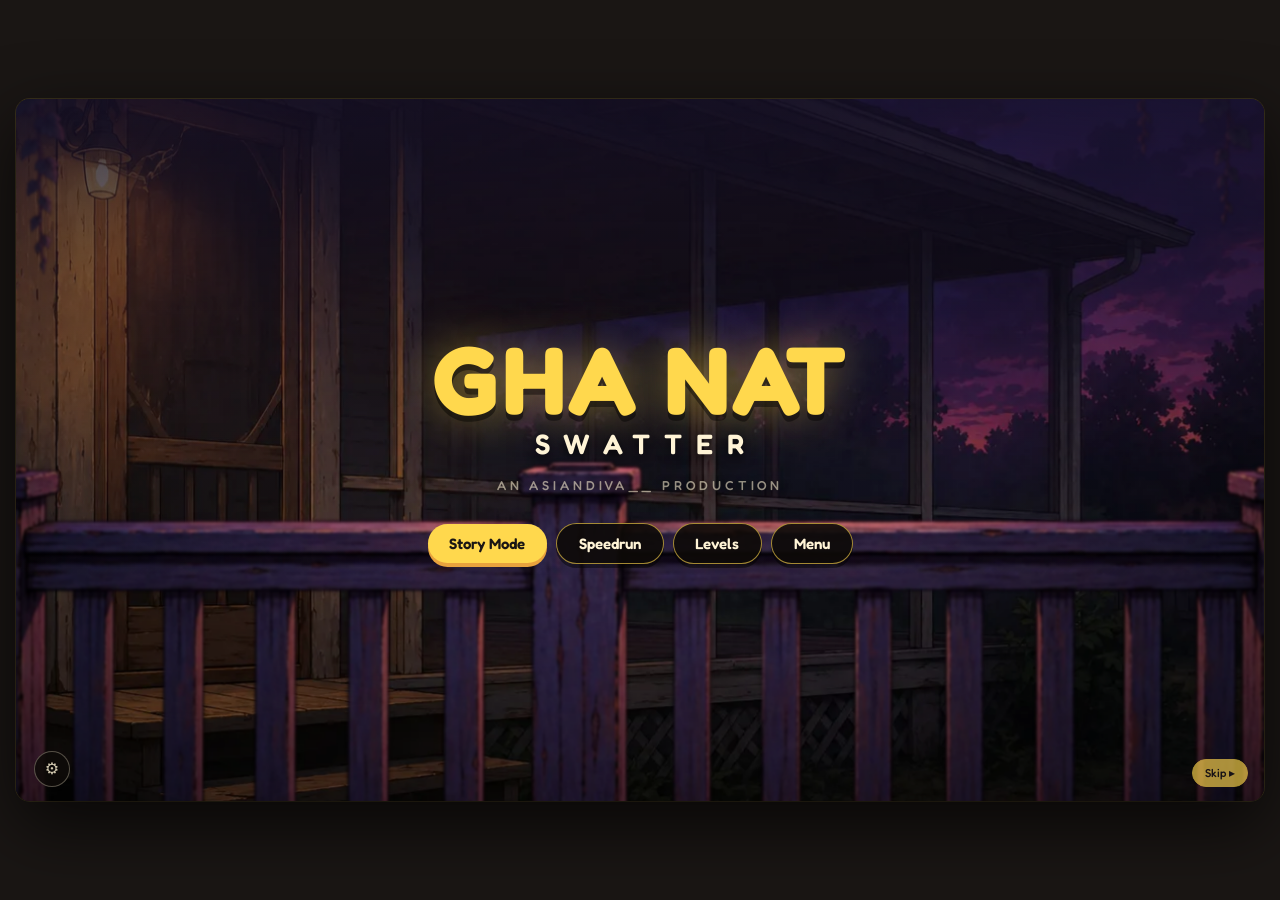
<file: gnat-swatter/index.html>
<!DOCTYPE html>
<html lang="en">
<head>
<meta charset="UTF-8">
<meta name="viewport" content="width=device-width, initial-scale=1">
<base href="/gnat-swatter/">   <!-- so img/ resolves with or without a trailing slash -->
<title>GHA NAT Swatter</title>
<link rel="preconnect" href="https://fonts.googleapis.com">
<link rel="preconnect" href="https://fonts.gstatic.com" crossorigin>
<link href="https://fonts.googleapis.com/css2?family=Fredoka:wght@400;500;600;700&family=Nunito:ital,wght@0,400;0,600;0,700;1,400&display=swap" rel="stylesheet">
<style>
:root{--butter:#FFD84D;--cream:#FFF4D6;--honey:#E8A33D;--ink:#1A1614;--bad:#E5544B;--good:#7BD86A;--cyan:#5CF2EA}
*{box-sizing:border-box;margin:0;padding:0}
html,body{height:100%;overflow:hidden}
body{background:var(--ink);font-family:"Nunito",system-ui,sans-serif;color:var(--cream);
  display:flex;align-items:center;justify-content:center;padding:16px;-webkit-user-select:none;user-select:none}

#stage{position:relative;width:min(100%,1700px);aspect-ratio:16/9;max-height:calc(100vh - 32px);
  background:#000;border-radius:14px;overflow:hidden;
  box-shadow:0 24px 70px rgba(0,0,0,.7),0 0 0 1px rgba(255,216,77,.14);touch-action:manipulation}
#stage.playing{cursor:none}
#stage.playing.overopts{cursor:default}

.layer{position:absolute;inset:-4%;will-change:transform;backface-visibility:hidden;background-position:center;background-repeat:no-repeat}
#bg{z-index:1;background-size:cover}
#mid{z-index:2;background-size:100% auto;background-position:bottom center;filter:blur(1px)}
#vignette{position:absolute;inset:0;z-index:5;pointer-events:none;
  background:radial-gradient(ellipse at 50% 45%,transparent 38%,rgba(0,0,0,.5) 100%)}
@keyframes kenburns{from{transform:scale(1.03)}to{transform:scale(1.11)}}
@keyframes kenburnsMid{from{transform:scale(1.05)}to{transform:scale(1.19)}}
.storying #bg{animation:kenburns 15s linear forwards}
.storying #mid{animation:kenburnsMid 15s linear forwards}

/* ---------- gnats ---------- */
#gnats{position:absolute;inset:0;z-index:3}
.gwrap{position:absolute;left:0;top:0;will-change:transform;contain:layout style}
.gnat{width:34px;height:42px;background-size:400% 100%;background-repeat:no-repeat;
  background-image:url('img/gnat.webp');animation:flap .3s steps(1) infinite}
@keyframes flap{0%{background-position:0% 0}25%{background-position:33.333% 0}
  50%{background-position:66.666% 0}75%{background-position:100% 0}}
.gnat.dart{animation-duration:.16s}
.gnat.hero{filter:drop-shadow(0 5px 10px rgba(0,0,0,.7))}
.gnat.fast{animation-duration:.12s;background-image:url('img/gnat-fast.webp');
  filter:drop-shadow(0 0 7px rgba(255,190,40,.85))}
.gnat.tiny{background-image:url('img/gnat-tiny.webp');
  filter:drop-shadow(0 0 6px rgba(235,245,255,.8))}
.gnat.zigzag{animation-duration:.15s;background-image:url('img/gnat-zigzag.webp');
  filter:drop-shadow(0 0 7px rgba(110,245,130,.85))}
.gnat.splitter{animation-duration:.4s;background-image:url('img/gnat-splitter.webp');
  filter:drop-shadow(0 0 8px rgba(200,120,255,.85))}
.gnat.shard{background-image:url('img/gnat-splitter.webp');
  filter:drop-shadow(0 0 6px rgba(200,120,255,.85));
  animation:flap .18s steps(1) infinite, birthFlash .6s ease-out}
@keyframes birthFlash{0%{filter:drop-shadow(0 0 18px rgba(225,150,255,1)) brightness(2)}
  100%{filter:drop-shadow(0 0 6px rgba(200,120,255,.85)) brightness(1)}}
.gnat.bonus{background-image:url('img/gnat-bonus.webp');
  animation:flap .14s steps(1) infinite, throb .8s ease-in-out infinite}
@keyframes throb{0%,100%{filter:drop-shadow(0 0 7px rgba(90,245,240,.85)) brightness(1)}
  50%{filter:drop-shadow(0 0 19px rgba(140,255,250,1)) brightness(1.28)}}
.gwrap.leaving{animation:leave .55s ease-in forwards}
@keyframes leave{to{opacity:0}}

/* ---------- fx ---------- */
#fx{position:absolute;inset:0;z-index:6;pointer-events:none}
.splat{position:absolute;width:54px;height:54px;margin:-27px 0 0 -27px;
  border-radius:48% 52% 44% 56%/52% 46% 54% 48%;
  background:radial-gradient(circle at 40% 38%,#4A4038,#211C18 70%);
  animation:splatIn .16s ease-out, splatOut 1.1s .5s ease-in forwards}
.splat.purple{background:radial-gradient(circle at 40% 38%,#A86BD8,#4A2168 70%)}
@keyframes splatIn{from{transform:scale(.2)}to{transform:scale(1)}}
@keyframes splatOut{to{opacity:0;transform:scale(1.12)}}
.bit{position:absolute;width:7px;height:7px;margin:-3px 0 0 -3px;border-radius:50%;background:#2A2420}
.pop{position:absolute;font-family:"Fredoka",sans-serif;font-weight:700;font-size:22px;
  color:var(--butter);text-shadow:0 2px 5px rgba(0,0,0,.75);white-space:nowrap;
  animation:popUp .75s ease-out forwards}
@keyframes popUp{0%{opacity:0;transform:translate(-50%,0) scale(.7)}
  18%{opacity:1;transform:translate(-50%,-14px) scale(1.12)}
  100%{opacity:0;transform:translate(-50%,-52px) scale(1)}}
.pop.miss{color:var(--bad);font-size:17px}
.pop.split{color:#D98BFF;font-size:19px;letter-spacing:.12em}
.pop.time{color:var(--cyan);font-size:26px}
.ghost{position:absolute;width:9px;height:9px;margin:-4.5px 0 0 -4.5px;border-radius:50%;
  background:rgba(120,245,140,.55);animation:ghostOut .34s linear forwards}
@keyframes ghostOut{to{opacity:0;transform:scale(.35)}}
.burst{position:absolute;width:44px;height:44px;margin:-22px 0 0 -22px;border-radius:50%;
  border:5px solid rgba(215,145,255,1);box-shadow:0 0 26px rgba(190,110,255,.9),inset 0 0 18px rgba(190,110,255,.7);
  animation:burstOut .55s cubic-bezier(.2,.8,.3,1) forwards}
.ring{position:absolute;width:40px;height:40px;margin:-20px 0 0 -20px;border-radius:50%;
  border:4px solid var(--cyan);box-shadow:0 0 24px rgba(92,242,234,.9);
  animation:burstOut .6s cubic-bezier(.2,.8,.3,1) forwards}
@keyframes burstOut{to{opacity:0;transform:scale(4.2)}}

/* ---------- swatter ---------- */
#swatWrap{position:absolute;left:0;top:0;z-index:14;pointer-events:none;will-change:transform;display:none}
#swatWrap.away{opacity:0}
#swatter{position:absolute;width:190px;height:127px;left:-40.5px;top:-33.4px;
  transform-origin:40.5px 33.4px;
  background:url('img/swatter.webp') center/contain no-repeat;
  filter:drop-shadow(0 6px 7px rgba(0,0,0,.5))}
#swatter.hit{animation:swing .19s cubic-bezier(.3,1.5,.5,1)}
@keyframes swing{0%{transform:rotate(-24deg) translate(7px,-7px) scale(1.05)}
  35%{transform:rotate(12deg) translate(-4px,5px) scale(.85)}
  100%{transform:rotate(0deg) translate(0,0) scale(1)}}
#swatWrap.stun #swatter{filter:saturate(.15) brightness(.55) drop-shadow(0 6px 7px rgba(0,0,0,.5))}
#hitdot{position:absolute;left:-4px;top:-4px;width:8px;height:8px;border-radius:50%;
  background:rgba(255,244,214,.5);box-shadow:0 0 0 1.5px rgba(0,0,0,.45)}
#stunring{position:absolute;z-index:13;pointer-events:none;width:66px;height:66px;
  margin:-33px 0 0 -33px;border-radius:50%;border:3px solid var(--bad);opacity:0}
#stunring.on{animation:stunPulse .42s ease-out}
@keyframes stunPulse{0%{opacity:.9;transform:scale(.5)}100%{opacity:0;transform:scale(1.7)}}

/* ---------- HUD ---------- */
#hud{position:absolute;inset:0;z-index:10;pointer-events:none;display:none}
#hud.on{display:block}
#topbar{position:absolute;top:16px;left:20px;right:20px;display:flex;align-items:center;gap:14px}
#scorebox{min-width:78px;display:flex;flex-direction:column;gap:1px}
#scorelabel,#quotalabel{font-family:"Fredoka",sans-serif;font-weight:600;font-size:10px;
  letter-spacing:.22em;color:rgba(255,244,214,.62);text-shadow:0 2px 5px rgba(0,0,0,.8);line-height:1}
#score{font-family:"Fredoka",sans-serif;font-weight:700;font-size:30px;color:var(--butter);
  text-shadow:0 3px 8px rgba(0,0,0,.8);line-height:1;transform-origin:left center}
#score.bump{animation:bump .18s ease-out}
#runline{font-family:"Fredoka",sans-serif;font-size:10.5px;letter-spacing:.14em;
  color:var(--cyan);text-shadow:0 2px 6px rgba(0,0,0,.9);margin-top:3px;min-height:12px}
#srclock{position:absolute;top:76px;left:20px;font-family:"Fredoka",sans-serif;font-weight:700;
  font-size:23px;color:var(--cyan);text-shadow:0 2px 8px rgba(0,0,0,.9);display:none}
#srclock.on{display:block}
#srclock small{display:block;font-size:9.5px;font-weight:500;letter-spacing:.2em;
  color:rgba(255,244,214,.55);margin-bottom:2px}
@keyframes bump{50%{transform:scale(1.22)}}
#timewrap{flex:1;display:flex;flex-direction:column;gap:5px}
#timetrack{height:7px;background:rgba(0,0,0,.5);border-radius:4px;overflow:hidden;
  box-shadow:inset 0 0 0 1px rgba(255,244,214,.16)}
#timefill{height:100%;width:100%;border-radius:4px;
  background:linear-gradient(90deg,var(--honey),var(--butter));transition:width .1s linear}
#timefill.low{background:linear-gradient(90deg,#B33,#E5544B)}
#timefill.gain{animation:gainFlash .85s ease-out}
@keyframes gainFlash{0%,100%{box-shadow:none}20%{box-shadow:0 0 16px 4px rgba(92,242,234,.95)}}
#timetext{font-family:"Fredoka",sans-serif;font-size:12px;letter-spacing:.14em;
  color:rgba(255,244,214,.7);text-align:center}
#quotabox{min-width:96px;display:flex;flex-direction:column;gap:1px;text-align:right}
#quota{font-family:"Fredoka",sans-serif;font-weight:700;font-size:26px;color:var(--cream);line-height:1;
  text-shadow:0 3px 8px rgba(0,0,0,.8)}
#quota b{color:var(--cream)}
#quota.met b{color:var(--good)}
#quota.met{text-shadow:0 0 14px rgba(123,216,106,.6)}
#quotafill.met{background:var(--good);box-shadow:0 0 10px rgba(123,216,106,.8)}
#quotatrack{height:5px;margin-top:5px;background:rgba(0,0,0,.5);border-radius:3px;overflow:hidden}
#quotafill{height:100%;width:0%;background:var(--good);border-radius:3px;transition:width .2s}
#combo{position:absolute;top:74px;right:20px;font-family:"Fredoka",sans-serif;font-weight:600;
  font-size:19px;color:var(--good);text-shadow:0 2px 6px rgba(0,0,0,.8);opacity:0;transition:opacity .2s}
#combo.on{opacity:1}
#combo.big{animation:bump .2s ease-out}
#combo.shielded{opacity:1;color:var(--cyan)}
#combo.shielded::after{content:' \25C6'}

#banner{position:absolute;left:50%;top:36%;transform:translate(-50%,-50%);z-index:11;
  pointer-events:none;text-align:center;opacity:0}
#banner.show{animation:bannerIn 1.9s ease-out}
#banner b{display:block;font-family:"Fredoka",sans-serif;font-weight:700;
  font-size:clamp(26px,4.4vw,44px);letter-spacing:.04em;color:var(--butter);
  text-shadow:0 4px 0 rgba(0,0,0,.5),0 0 26px rgba(255,216,77,.55)}
#banner span{display:block;margin-top:6px;font-family:"Fredoka",sans-serif;font-size:12.5px;
  letter-spacing:.2em;color:rgba(255,244,214,.8);text-shadow:0 2px 6px rgba(0,0,0,.9)}
@keyframes bannerIn{0%{opacity:0;transform:translate(-50%,-50%) scale(.72)}
  14%{opacity:1;transform:translate(-50%,-50%) scale(1.06)}
  24%{transform:translate(-50%,-50%) scale(1)}74%{opacity:1}
  100%{opacity:0;transform:translate(-50%,-58%) scale(1)}}

/* ---------- story card ---------- */
#story{position:absolute;inset:0;z-index:16;display:none;cursor:pointer}
#story.on{display:block}
#storyroom{position:absolute;top:18px;left:22px;font-family:"Fredoka",sans-serif;
  font-weight:600;font-size:12px;letter-spacing:.16em;color:var(--butter);
  text-shadow:0 2px 8px rgba(0,0,0,.9)}
#dialogue{position:absolute;left:22px;right:22px;bottom:22px;
  background:linear-gradient(180deg,rgba(20,16,12,.9),rgba(12,9,7,.95));
  border:1px solid rgba(255,216,77,.3);border-radius:12px;padding:16px 20px 18px;
  backdrop-filter:blur(6px);animation:boxIn .45s cubic-bezier(.2,.9,.3,1) both}
@keyframes boxIn{from{opacity:0;transform:translateY(14px)}to{opacity:1;transform:none}}
#speaker{display:inline-block;font-family:"Fredoka",sans-serif;font-weight:600;font-size:11px;
  letter-spacing:.16em;text-transform:uppercase;color:var(--ink);background:var(--butter);
  padding:2px 9px;border-radius:20px;margin-bottom:9px}
#line{font-size:clamp(15px,1.75vw,21px);line-height:1.45;font-style:italic;min-height:2.9em}
#advance{position:absolute;right:18px;bottom:12px;font-family:ui-monospace,monospace;
  font-size:10px;letter-spacing:.14em;color:rgba(255,244,214,.5);opacity:0;transition:opacity .3s}
#advance.show{opacity:1;animation:nudge 1.6s ease-in-out infinite}
@keyframes nudge{50%{transform:translateX(4px)}}
#skipstory{position:absolute;bottom:130px;right:22px;z-index:17}

/* ---------- opening ---------- */
#intro{position:absolute;inset:0;z-index:24;display:none;cursor:pointer;overflow:auto}
#intro.on{
  display:flex;flex-direction:column;align-items:center;justify-content:center;
  gap:clamp(14px,3.4vh,30px);padding:5% 14px;
}
#introFade{position:absolute;inset:0;background:#07060A;z-index:3;pointer-events:none;
  animation:introFade 1.6s ease-out forwards}
@keyframes introFade{from{opacity:1}to{opacity:0}}
.descending #bg{animation:descend 6.4s cubic-bezier(.32,.05,.2,1) forwards}
.descending #mid{animation:descendMid 6.4s cubic-bezier(.32,.05,.2,1) forwards}
@keyframes descend{0%{transform:scale(2.5) translateY(27%)}100%{transform:scale(1.05) translateY(0)}}
@keyframes descendMid{0%{transform:scale(3.4) translateY(54%);opacity:0}40%{opacity:1}
  100%{transform:scale(1.08) translateY(0);opacity:1}}
#introSky{position:absolute;inset:0;z-index:2;pointer-events:none;
  background:linear-gradient(180deg,rgba(24,18,44,.72) 0%,rgba(24,18,44,.2) 42%,transparent 68%)}

#titleBlock{position:relative;z-index:4;text-align:center;pointer-events:none;flex:none}
#tGnat{font-family:"Fredoka",sans-serif;font-weight:700;
  font-size:clamp(38px,8.2vw,96px);line-height:.9;color:var(--butter);
  letter-spacing:.03em;white-space:nowrap;opacity:0;
  text-shadow:0 6px 0 rgba(0,0,0,.42),0 0 46px rgba(255,216,77,.5);
  animation:titleIn 1.5s 1.5s cubic-bezier(.2,1.3,.4,1) forwards}
#tSwat{font-family:"Fredoka",sans-serif;font-weight:600;
  font-size:clamp(13px,2.5vw,28px);letter-spacing:.5em;text-indent:.5em;
  color:var(--cream);margin-top:5px;opacity:0;white-space:nowrap;
  text-shadow:0 3px 12px rgba(0,0,0,.85);
  animation:titleIn 1.4s 2.15s cubic-bezier(.2,1.2,.4,1) forwards}
#tBy{font-family:"Fredoka",sans-serif;font-weight:500;
  font-size:clamp(9px,1.35vw,13px);letter-spacing:.3em;white-space:nowrap;
  color:rgba(255,244,214,.72);margin-top:16px;opacity:0;
  text-shadow:0 2px 10px rgba(0,0,0,.9);
  animation:byIn 1.8s 3.3s ease-out forwards}
@keyframes titleIn{
  0%{opacity:0;transform:scale(.82) translateY(16px);filter:blur(9px)}
  100%{opacity:1;transform:scale(1) translateY(0);filter:blur(0)}}
@keyframes byIn{0%{opacity:0;letter-spacing:.55em}100%{opacity:.78;letter-spacing:.3em}}
@keyframes fadeUp{0%{opacity:0;transform:translateY(10px)}100%{opacity:1;transform:none}}

#introBtns{
  position:relative;z-index:5;flex:none;
  display:flex;gap:9px;justify-content:center;align-items:center;flex-wrap:wrap;
  max-width:100%;letter-spacing:normal;
  opacity:0;animation:fadeUp 1.1s 4.6s ease-out forwards;
}
#introBtns.ready{opacity:1;animation:none}
#introBtns button{
  font-family:"Fredoka",sans-serif;font-weight:600;
  font-size:clamp(11.5px,1.35vw,15px);
  letter-spacing:normal;white-space:nowrap;
  padding:clamp(8px,1.1vh,12px) clamp(13px,1.7vw,24px);
  border-radius:30px;cursor:pointer;transition:.14s;flex:none;
}
#introBtns button.primary{
  background:var(--butter);color:var(--ink);border:none;box-shadow:0 4px 0 var(--honey);
}
#introBtns button.second{
  background:rgba(14,11,8,.9);color:var(--cream);
  border:1.5px solid rgba(255,216,77,.62);box-shadow:0 4px 0 rgba(0,0,0,.45);
}
#introBtns button:hover{transform:translateY(2px);box-shadow:0 2px 0 rgba(0,0,0,.45)}
#introBtns button.second:hover{background:rgba(255,216,77,.94);color:var(--ink);border-color:var(--butter)}
#introSkip{position:absolute;right:16px;bottom:14px;z-index:26;opacity:.65;display:none}
#introSkip.on{display:block}


/* ---------- menu modal ---------- */
#scrim{position:absolute;inset:0;z-index:30;display:none;align-items:center;justify-content:center;
  padding:18px;background:rgba(8,6,10,.72);backdrop-filter:blur(4px)}
#scrim.open{display:flex}
#modal{background:#171310;border:2px solid rgba(255,216,77,.5);border-radius:16px;
  max-width:460px;width:100%;padding:16px 18px 20px;max-height:86%;overflow-y:auto;
  box-shadow:0 22px 50px rgba(0,0,0,.6)}
.mtabs{display:flex;align-items:center;gap:8px;margin-bottom:14px}
.mtab{font-family:"Fredoka",sans-serif;font-size:12.5px;font-weight:600;padding:7px 15px;
  border:2px solid rgba(255,216,77,.5);border-radius:100px;background:transparent;
  color:var(--cream);cursor:pointer;transition:.15s}
.mtab.on{background:var(--butter);color:var(--ink);border-color:var(--butter)}
.mclose{margin-left:auto;background:none;border:none;font-size:21px;line-height:1;
  color:rgba(255,244,214,.7);cursor:pointer;padding:3px 6px}
.mclose:hover{color:var(--butter)}
.mpanel{display:none;font-size:14px;line-height:1.6;color:rgba(255,244,214,.9)}
.mpanel.on{display:block}
.mpanel p{margin-bottom:11px}
.mpanel ol{margin:0 0 11px 18px}
.mpanel li{margin-bottom:6px}
.mpanel a{color:var(--cream);text-decoration:underline;text-decoration-color:var(--butter);
  text-decoration-thickness:2px;text-underline-offset:3px}
.mpanel a:hover{color:var(--butter)}
.mnote{font-size:12px;line-height:1.55;color:rgba(255,244,214,.5);margin-top:14px}
.mdot{display:inline-block;width:9px;height:9px;border-radius:50%;margin-right:6px;vertical-align:middle}

/* ---------- settings tray ---------- */
#pauseTag{position:absolute;left:50%;top:46%;transform:translate(-50%,-50%);z-index:11;
  display:none;font-family:"Fredoka",sans-serif;font-weight:700;font-size:clamp(22px,3.6vw,40px);
  letter-spacing:.28em;color:var(--cream);text-shadow:0 4px 18px rgba(0,0,0,.95);
  background:rgba(10,8,6,.55);padding:12px 26px;border-radius:14px;backdrop-filter:blur(3px)}
#pauseTag.on{display:block}
#gear{position:absolute;bottom:14px;left:18px;z-index:27;pointer-events:auto;
  width:36px;height:36px;border-radius:50%;display:flex;align-items:center;justify-content:center;
  background:rgba(14,11,8,.88);border:1px solid rgba(255,244,214,.3);
  color:rgba(255,244,214,.82);font-size:16px;line-height:1;cursor:pointer;transition:.16s}
#gear:hover{border-color:var(--butter);color:var(--butter);background:rgba(255,216,77,.2)}
#gear.open{background:var(--butter);color:var(--ink);border-color:var(--butter)}

#opts{position:absolute;bottom:62px;left:18px;z-index:26;   /* clears the 36px gear + 12px gap */
  display:none;flex-direction:column;gap:8px;padding:13px 14px;border-radius:13px;
  min-width:172px;
  background:rgba(12,9,7,.95);border:1px solid rgba(255,216,77,.34);
  box-shadow:0 10px 26px rgba(0,0,0,.55);backdrop-filter:blur(8px)}
#opts.on{display:flex;animation:boxIn .26s ease-out}
#opts .ohead{font-family:"Fredoka",sans-serif;font-size:9.5px;letter-spacing:.24em;
  color:rgba(255,244,214,.5);font-weight:600}
#opts .btn{width:100%;text-align:center;padding:8px 12px}
#opts .osep{height:1px;background:rgba(255,244,214,.16);margin:2px 0}
#opts #titleBtn{border-color:rgba(255,216,77,.45);color:var(--butter)}
#opts #hubBtn{border-color:rgba(92,242,234,.45);color:var(--cyan)}

/* ---------- finale ---------- *//* ---------- finale ---------- */
#finale{position:absolute;inset:0;z-index:22;display:none;overflow:hidden}
#finale.on{display:block}
#bigswat{position:absolute;width:78%;left:14%;top:-96%;
  background:url('img/swatter.webp') center/contain no-repeat;
  aspect-ratio:190/127;transform-origin:38% 30%;filter:drop-shadow(0 20px 30px rgba(0,0,0,.7))}
#bigswat.drop{animation:swatDrop .42s cubic-bezier(.55,0,.85,.3) forwards}
@keyframes swatDrop{
  0%{top:-96%;transform:rotate(-28deg) scale(1.1)}
  100%{top:6%;transform:rotate(4deg) scale(1)}
}
#bigswat.lift{animation:swatLift .8s .35s ease-in forwards}
@keyframes swatLift{to{top:-96%;transform:rotate(-20deg)}}
#flash{position:absolute;inset:0;background:#fff;opacity:0;pointer-events:none}
#flash.go{animation:flashOut .5s ease-out}
@keyframes flashOut{0%{opacity:.92}100%{opacity:0}}
.shake{animation:shakeIt .42s cubic-bezier(.36,.07,.19,.97)}
@keyframes shakeIt{
  10%{transform:translate(-9px,4px)}30%{transform:translate(8px,-6px)}
  50%{transform:translate(-6px,5px)}70%{transform:translate(5px,-3px)}
  100%{transform:translate(0,0)}
}
#ghost{position:absolute;left:50%;top:52%;width:52px;height:64px;margin:-32px 0 0 -26px;
  background:url('img/gnat.webp') 0 0/400% 100% no-repeat;
  filter:brightness(3.4) saturate(0) drop-shadow(0 0 12px rgba(255,255,255,.9));
  opacity:0;pointer-events:none}
#ghost.rise{animation:flap .3s steps(1) infinite, riseUp 3.4s ease-out forwards}
@keyframes riseUp{
  0%{opacity:0;transform:translateY(0) scale(1.4)}
  16%{opacity:.95}
  100%{opacity:0;transform:translateY(-190px) scale(.55)}
}
#graveWrap{position:absolute;inset:0;display:flex;flex-direction:column;
  align-items:center;justify-content:center;gap:8px;padding:22px;opacity:0;
  background:radial-gradient(ellipse at 50% 46%,rgba(46,40,58,.94),rgba(8,7,12,.98) 74%)}
#graveWrap.on{animation:graveIn 1.1s ease-out forwards}
@keyframes graveIn{from{opacity:0}to{opacity:1}}
#grave{width:min(240px,30vw)}
#epitaph{font-family:"Fredoka",sans-serif;font-size:13px;letter-spacing:.05em;
  color:rgba(255,244,214,.66);font-style:italic;max-width:40ch;text-align:center}
#finalTotal{font-family:"Fredoka",sans-serif;font-weight:700;
  font-size:clamp(26px,4.6vw,46px);color:var(--butter);letter-spacing:.02em;
  text-shadow:0 4px 0 rgba(0,0,0,.45),0 0 30px rgba(255,216,77,.4)}
#finalLabel{font-family:"Fredoka",sans-serif;font-size:10.5px;letter-spacing:.28em;
  color:rgba(255,244,214,.55)}
#finalRec{font-family:"Fredoka",sans-serif;font-size:12px;letter-spacing:.14em;color:var(--cyan)}
#finalStats{display:flex;gap:22px;margin-top:2px}

/* ---------- cards ---------- */
.card{position:absolute;inset:0;z-index:20;display:flex;flex-direction:column;
  align-items:center;justify-content:center;text-align:center;gap:15px;padding:26px;
  background:radial-gradient(ellipse at 50% 42%,rgba(58,47,30,.93),rgba(10,8,6,.97) 76%);
  backdrop-filter:blur(3px)}
.card.hidden{display:none}
.card h1{font-family:"Fredoka",sans-serif;font-weight:700;font-size:clamp(28px,5vw,56px);
  line-height:.95;color:var(--butter);letter-spacing:-.02em;text-shadow:0 5px 0 rgba(0,0,0,.4)}
.card h1 small{display:block;font-size:.3em;font-weight:500;letter-spacing:.3em;
  color:rgba(255,244,214,.6);margin-top:12px;text-shadow:none}
.card p{max-width:46ch;font-size:14.5px;line-height:1.6;color:rgba(255,244,214,.75)}
.bigbtn{font-family:"Fredoka",sans-serif;font-weight:600;font-size:16px;background:var(--butter);
  color:var(--ink);border:none;padding:13px 34px;border-radius:30px;cursor:pointer;
  box-shadow:0 5px 0 var(--honey);transition:.12s}
.bigbtn:hover{transform:translateY(2px);box-shadow:0 3px 0 var(--honey)}
.bigbtn:active{transform:translateY(5px);box-shadow:0 0 0 var(--honey)}
.bigbtn.ghost{background:rgba(255,244,214,.1);color:var(--cream);box-shadow:none;
  border:1.5px solid rgba(255,244,214,.42);font-size:13px;padding:10px 24px}
.bigbtn.ghost:hover{color:var(--butter);border-color:var(--butter);transform:none}
#stats{display:flex;gap:24px}
.stat{display:flex;flex-direction:column;gap:3px}
.stat b{font-family:"Fredoka",sans-serif;font-size:26px;color:var(--cream);font-weight:600}
.stat span{font-family:"Fredoka",sans-serif;font-size:10px;letter-spacing:.18em;color:rgba(255,244,214,.5)}

/* level select */
#levels{display:grid;grid-template-columns:repeat(3,1fr);gap:11px;width:min(100%,640px)}
.lvl{position:relative;border-radius:11px;padding:13px 11px;cursor:pointer;text-align:left;
  border:1px solid rgba(255,244,214,.2);background:rgba(255,244,214,.06);transition:.16s;
  font-family:"Fredoka",sans-serif}
.lvl:hover{border-color:var(--butter);background:rgba(255,216,77,.14);transform:translateY(-2px)}
.lvl .num{font-size:10px;letter-spacing:.2em;color:rgba(255,244,214,.5)}
.lvl .nm{font-size:15px;font-weight:600;color:var(--cream);margin-top:3px}
.lvl .dif{font-size:10.5px;color:var(--butter);margin-top:4px;letter-spacing:.06em}
.lvl .bs{font-size:10px;color:rgba(255,244,214,.5);margin-top:5px}
.lvl.locked{opacity:.34;cursor:not-allowed;filter:grayscale(1)}
.lvl.locked:hover{transform:none;border-color:rgba(255,244,214,.2);background:rgba(255,244,214,.06)}
.lvl.locked::after{content:'\1F512';position:absolute;top:11px;right:11px;font-size:13px}
.lvl.done::after{content:'\2713';position:absolute;top:9px;right:12px;font-size:15px;color:var(--good)}

.btn{font-family:"Fredoka",sans-serif;font-weight:500;font-size:11.5px;
  background:rgba(255,244,214,.08);border:1px solid rgba(255,244,214,.22);
  color:rgba(255,244,214,.8);padding:6px 12px;border-radius:20px;cursor:pointer;
  transition:.16s;pointer-events:auto}
.btn:hover{background:rgba(255,216,77,.18);border-color:var(--butter);color:var(--butter)}
.btn.on{background:var(--butter);color:var(--ink);border-color:var(--butter)}
#quitBtn{position:absolute;bottom:14px;right:20px;z-index:12;display:none}
#quitBtn.on{display:block}

/* ---------- portrait / phone ---------- */
@media (orientation:portrait){
  body{padding:8px}
  #stage{width:100%;height:calc(100dvh - 16px);max-height:none;aspect-ratio:auto;border-radius:12px}
  /* art is landscape - let it crop rather than letterbox */
  #bg{background-size:cover}
  #mid{background-size:auto 42%;background-position:bottom center}

  #intro.on{justify-content:space-between;padding:9% 12px 5%}
  #titleBlock{margin-top:6vh}
  #tGnat{font-size:clamp(40px,15vw,74px)}
  #tSwat{font-size:clamp(12px,4.2vw,20px);letter-spacing:.42em;text-indent:.42em}
  #tBy{font-size:10px;letter-spacing:.24em;margin-top:12px}
  #introBtns{flex-direction:column;width:100%;max-width:290px;gap:8px}
  #introBtns button{width:100%;font-size:15px;padding:13px 16px}
    
  #topbar{top:12px;left:12px;right:12px;gap:9px}
  #score{font-size:21px}#quota{font-size:18px}
  #combo{top:66px;right:12px;font-size:16px}
  #srclock{top:66px;left:12px;font-size:18px}
  #dialogue{left:10px;right:10px;bottom:10px;padding:11px 13px 13px}
  #line{font-size:15px}
  #gear{bottom:12px;left:12px}
  #gear{bottom:12px;left:12px}
  #opts{bottom:58px;left:12px;min-width:0;width:calc(100% - 24px)}
  #quitBtn{bottom:12px;right:12px}
  #levels{grid-template-columns:1fr 1fr;gap:8px}
  .lvl{padding:10px 9px}
  .card{padding:18px 14px;gap:11px}
  .card h1{font-size:clamp(24px,7.5vw,40px)}
  .card p{font-size:13px}
  #stats,#finalStats{gap:14px;flex-wrap:wrap;justify-content:center}
  .stat b{font-size:21px}
  #grave{width:min(180px,44vw)}
}

@media (max-width:640px){
  #swatter{width:137px;height:91px;left:-29.2px;top:-24.0px;transform-origin:29.2px 24.0px}
  #score{font-size:22px}#scorelabel,#quotalabel{font-size:9px}#quota{font-size:20px}
  .gnat{width:40px;height:49px}
  #levels{grid-template-columns:repeat(2,1fr)}
  #dialogue{left:12px;right:12px;bottom:12px;padding:12px 14px 14px}
}
</style>
</head>
<body>

<div id="stage">
  <div class="layer" id="bg"></div>
  <div class="layer" id="mid"></div>
  <div id="gnats"></div>
  <div id="vignette"></div>
  <div id="fx"></div>

  <div id="stunring"></div>
  <div id="swatWrap"><div id="swatter"></div><div id="hitdot"></div></div>

  <div id="banner"><b></b><span></span></div>
  <div id="pauseTag">PAUSED</div>

  <div id="hud">
    <div id="topbar">
      <div id="scorebox"><div id="scorelabel">SCORE</div><div id="score">0</div>
        <div id="runline"></div></div>
      <div id="timewrap">
        <div id="timetrack"><div id="timefill"></div></div>
        <div id="timetext">45.0</div>
      </div>
      <div id="quotabox">
        <div id="quotalabel">TARGET</div>
        <div id="quota"><b>0</b> / 15</div>
        <div id="quotatrack"><div id="quotafill"></div></div>
      </div>
    </div>
    <div id="srclock"><small>RUN TIME</small><span id="srtime">0.0</span></div>
    <div id="combo">x1.0</div>
  </div>

  <div id="story">
    <div id="storyroom"></div>
    <div id="dialogue">
      <span id="speaker">The Gnat</span>
      <div id="line"></div>
      <div id="advance">CLICK TO CONTINUE &#9656;</div>
    </div>
  </div>
  <button class="btn" id="skipstory" style="display:none">Skip &#9656;</button>

  <div id="scrim">
    <div id="modal" role="dialog" aria-modal="true" aria-label="About this game">
      <div class="mtabs">
        <button class="mtab on" id="tab-how" data-panel="how">How to play</button>
        <button class="mtab" id="tab-about" data-panel="about">About</button>
        <button class="mclose" id="mclose" aria-label="Close">&times;</button>
      </div>

      <div class="mpanel on" id="panel-how">
        <ol>
          <li>Click the gnats. Miss and your swatter jams for a moment, so aim before you swing.</li>
          <li>Chain hits without missing to build a score multiplier, up to 3x.</li>
          <li>Hit the room's target before the clock runs out to unlock the next room.</li>
          <li>Six rooms, each one grimier than the last. It ends in the stream room.</li>
        </ol>
        <p><span class="mdot" style="background:#5CF2EA"></span>Cyan gnats add 10 seconds. You will need them.</p>
        <p><span class="mdot" style="background:#C878FF"></span>Splitters turn into two smaller gnats when you swat them.</p>
        <p><span class="mdot" style="background:#6EF582"></span>Zigzaggers change direction constantly. Don't lead your shot.</p>
      </div>

      <div class="mpanel" id="panel-about">
        <p>Gha Nat Swatter was made by <a href="https://www.twitch.tv/asiandiva__" target="_blank" rel="noopener">asiandiva__</a>, instead of sleeping, for the Diva Squad.</p>
        <p>More things to play at <a href="https://asiandiva.games" target="_blank" rel="noopener">asiandiva.games</a>. Come say hi on <a href="https://www.twitch.tv/asiandiva__" target="_blank" rel="noopener">Twitch</a> or <a href="https://www.youtube.com/@asiandiva__" target="_blank" rel="noopener">YouTube</a>.</p>
        <p>Join the <a href="https://discord.gg/jWfufVzBw9" target="_blank" rel="noopener">Discord</a> to report a bug.</p>
        <p class="mnote">No accounts, no sign in. Your best scores and unlocked rooms are kept on your own device, and nothing is sent anywhere.</p>
      </div>
    </div>
  </div>

  <div id="gear" title="Settings">&#9881;</div>
  <div id="opts">
    <div class="ohead">SETTINGS</div>
    <button class="btn on" id="soundBtn">Sound: on</button>
    <button class="btn" id="hitboxBtn">Big hitbox: off</button>
    <div class="osep"></div>
    <button class="btn" id="menuInfoBtn">How to play &middot; About</button>
    <button class="btn" id="titleBtn">&#9666; Return to title</button>
    <a class="btn" id="hubBtn" href="https://asiandiva.games" style="text-decoration:none;display:block">asiandiva.games &#8599;</a>
  </div>
  <button class="btn" id="quitBtn">Quit</button>

  <div id="finale">
    <div id="ghost"></div>
    <div id="bigswat"></div>
    <div id="flash"></div>
    <div id="graveWrap">
      <svg id="grave" viewBox="0 0 200 220" xmlns="http://www.w3.org/2000/svg">
        <ellipse cx="100" cy="196" rx="86" ry="16" fill="#2A2F22"/>
        <path d="M18 196 Q100 172 182 196 Z" fill="#3A4530"/>
        <g>
          <path d="M52 196 V92 a48 48 0 0 1 96 0 V196 Z" fill="#6B6A73"/>
          <path d="M52 196 V92 a48 48 0 0 1 96 0 V196 Z" fill="none" stroke="#3E3D46" stroke-width="4"/>
          <path d="M62 190 V94 a38 38 0 0 1 76 0 V190 Z" fill="none" stroke="#54535D" stroke-width="2.5"/>
          <text x="100" y="118" text-anchor="middle" font-family="Fredoka,sans-serif"
                font-size="30" font-weight="700" fill="#33323B">R.I.P.</text>
          <text x="100" y="150" text-anchor="middle" font-family="Fredoka,sans-serif"
                font-size="24" font-weight="600" fill="#3B3A44">GNAT</text>
          <text x="100" y="172" text-anchor="middle" font-family="Fredoka,sans-serif"
                font-size="12" fill="#4A4952">lived 8 days</text>
        </g>
        <g transform="translate(150,150)">
          <ellipse cx="0" cy="30" rx="21" ry="16" fill="#FFD84D"/>
          <circle cx="9" cy="13" r="12" fill="#FFD84D"/>
          <path d="M19 12 l11 3 -11 4 Z" fill="#E8A33D"/>
          <circle cx="12" cy="10" r="2" fill="#2A2420"/>
          <path d="M-16 26 q6 -7 13 -2" stroke="#E8A33D" stroke-width="2" fill="none" stroke-linecap="round"/>
        </g>
        <g stroke="#4E5B3C" stroke-width="3" stroke-linecap="round" fill="none">
          <path d="M34 196 q3 -14 8 -18"/><path d="M168 196 q-3 -12 -7 -16"/>
        </g>
      </svg>
      <div id="epitaph">He made it to the stream room. That was always the plan.</div>
      <div id="finalLabel">STORY TOTAL</div>
      <div id="finalTotal">0</div>
      <div id="finalRec"></div>
      <div id="finalStats"></div>
      <button class="bigbtn" id="finalBtn" style="margin-top:6px">Back to levels</button>
    </div>
  </div>

  <div id="intro">
    <div id="introSky"></div>
    <div id="introFade"></div>
    <div id="titleBlock">
      <div id="tGnat">GHA NAT</div>
      <div id="tSwat">SWATTER</div>
      <div id="tBy">AN ASIANDIVA__ PRODUCTION</div>
    </div>
    <div id="introBtns">
      <button class="primary" id="playBtn">Story Mode</button>
      <button class="second" id="srIntroBtn">Speedrun</button>
      <button class="second" id="levelsBtn">Levels</button>
      <button class="second" id="howBtn">Menu</button>
    </div>
    <button class="btn" id="introSkip">Skip &#9656;</button>
  </div>

  <div class="card" id="menuCard">
    <h1>Levels<small>ROOMS YOU HAVE UNLOCKED</small></h1>
    <p style="margin-top:-4px">Replay any room you have cleared. Beat a room in Story Mode to unlock the next one.</p>
    <div id="levels"></div>
    <div id="storyBest" style="font-family:Fredoka,sans-serif;font-size:13px;color:var(--cyan);letter-spacing:.06em"></div>
    <div style="display:flex;gap:10px;align-items:center;flex-wrap:wrap;justify-content:center">
      <button class="bigbtn" id="srBtn">Speedrun all 6</button>
      <span id="srBest" style="font-family:Fredoka,sans-serif;font-size:12.5px;color:var(--cyan)"></span>
    </div>
    <div style="display:flex;gap:10px;justify-content:center;flex-wrap:wrap">
      <button class="bigbtn ghost" id="backBtn">&#9666; Title</button>
      <button class="bigbtn ghost" id="resetBtn">Reset progress</button>
    </div>
  </div>

  <div class="card hidden" id="srCard">
    <h1>Speedrun<small>ALL SIX ROOMS &middot; ONE CLOCK</small></h1>
    <p>Every room back to back with its own timer. Hit a room's target and you move on instantly, so clearing fast lowers your time.</p>
    <div id="srRules" style="display:flex;flex-direction:column;gap:6px;font-size:13px;color:rgba(255,244,214,.8);text-align:left;max-width:42ch">
      <div>&middot; Miss a target and you retry that room &mdash; the clock keeps running.</div>
      <div>&middot; Quit part-way and the run does not count.</div>
      <div>&middot; Story cards are skipped. Cyan gnats pay in kills, not seconds.</div>
    </div>
    <div id="srPrev" style="font-family:Fredoka,sans-serif;font-size:13px;color:var(--cyan)"></div>
    <div style="display:flex;gap:10px;flex-wrap:wrap;justify-content:center">
      <button class="bigbtn" id="srGo">Start run</button>
      <button class="bigbtn ghost" id="srBack">&#9666; Title</button>
    </div>
  </div>

  <div class="card hidden" id="endCard">
    <h1 id="endTitle">Room clear</h1>
    <div id="stats">
      <div class="stat"><b id="fScore">0</b><span>SCORE</span></div>
      <div class="stat"><b id="fHitsOut">0</b><span>SWATTED</span></div>
      <div class="stat"><b id="fAcc">0%</b><span>ACCURACY</span></div>
      <div class="stat"><b id="fCombo">0</b><span>BEST COMBO</span></div>
    </div>
    <div id="endNote" style="font-family:Fredoka,sans-serif;font-size:13px;color:var(--butter)"></div>
    <div style="display:flex;gap:10px;flex-wrap:wrap;justify-content:center">
      <button class="bigbtn" id="nextBtn">Next room</button>
      <button class="bigbtn ghost" id="retryBtn">Retry</button>
      <button class="bigbtn ghost" id="menuBtn">Levels</button>
    </div>
  </div>
</div>

<script>
/* ============ LEVELS ============ */
const LEVELS=[
 {n:1,room:"Back Porch",sub:"Dusk",dif:"Super easy",quota:38,time:45,dens:12,
  types:["normal"],weights:[1],
  story:"They think the porch light is for them. Cute. I've got a whole house behind that screen door and about four hundred cousins who lack ambition.",
  bg:"url('img/porch-bg.webp')",mid:"url('img/porch-fg.webp')"},
 {n:2,room:"Kitchen",sub:"Late night",dif:"Easy",quota:42,time:45,dens:16,
  types:["normal","fast"],weights:[.70,.30],intro:["FAST GNATS","HARDER TO CATCH \u00b7 WORTH MORE"],
  story:"Bananas. Left out. Uncovered. Honestly this is less a break-in and more an invitation with a fruit bowl attached.",
  bg:"url('img/kitchen-bg.webp')",mid:"url('img/kitchen-fg.webp')"},
 {n:3,room:"Garage",sub:"Trash day",dif:"Easy / medium",quota:50,time:50,dens:20,
  types:["normal","fast","tiny"],weights:[.48,.22,.30],intro:["TINY GNATS","SMALL TARGETS \u00b7 BIG POINTS"],
  story:"Whoever lives here burnt a batch of dumplings and threw the whole tray out. The bins go out Tuesday. I go in Monday. Nobody in this family does math.",
  bg:"url('img/garage-bg.webp')",mid:"url('img/garage-fg.webp')"},
 {n:4,room:"Bathroom",sub:"Occupied",dif:"Hard",quota:67,time:50,dens:25,
  types:["normal","fast","tiny","zigzag"],weights:[.45,.18,.17,.20],intro:["ZIGZAGGERS","DO NOT LEAD YOUR SHOT"],
  story:"Someone's been in here twenty five minutes and counting. That's not a bathroom break, that's a fiber deficiency. I've got time. I live eight days.",
  bg:"url('img/bathroom-bg.webp')",mid:"url('img/bathroom-fg.webp')"},
 {n:5,room:"Compost Bin",sub:"Peak conditions",dif:"Harder",quota:100,time:55,dens:30,
  types:["normal","fast","tiny","zigzag","splitter"],weights:[.40,.15,.15,.12,.18],intro:["SPLITTERS","SWAT ONE \u00b7 GET TWO"],
  story:"This is the good stuff. This is where legends are made. I'd stay forever, but I heard something upstairs. A voice. Talking to nobody, for four hours, every Saturday.",
  bg:"url('img/compost-bg.webp')",mid:"url('img/compost-fg.webp')"},
 {n:6,room:"The Stream Room",sub:"Saturday, 4 hours in",dif:"KILLER MODE",quota:200,time:60,dens:36,
  types:["normal","fast","tiny","zigzag","splitter"],weights:[.20,.20,.21,.19,.20],intro:["KILLER MODE","ALL OF THEM \u00b7 GOOD LUCK"],
  story:"Found her. Headset on, duck on the desk, completely unaware. Let's see how the community likes a guest star.",
  bg:"url('img/streamroom-bg.webp')",mid:"url('img/streamroom-fg.webp')"}
];

const TYPES={
  normal:{scale:[.82,1.14],pts:10,dartChance:.26,speed:1,reach:34,wob:[1.0,2.0]},
  fast:{scale:[.86,1.06],pts:16,dartChance:.58,speed:2.05,reach:48,wob:[1.4,2.6]},
  tiny:{scale:[.5,.62],pts:22,dartChance:.34,speed:1.35,reach:38,wob:[1.6,3.0]},
  zigzag:{scale:[.8,1.0],pts:26,dartChance:0,speed:1,reach:0,wob:[.3,.7],zig:true},
  splitter:{scale:[1.18,1.38],pts:30,dartChance:.16,speed:.8,reach:26,wob:[.7,1.3],splits:2},
  shard:{scale:[.54,.64],pts:18,dartChance:.32,speed:1.55,reach:36,wob:[1.5,2.7]},
  bonus:{scale:[.92,1.06],pts:15,dartChance:.36,speed:1.42,reach:37,wob:[1.2,2.1],isBonus:true}
};
const BONUS={
  story:    {kind:'time',  amount:10},  // random spawns: catching them is the run's luck + skill
  arcade:   {kind:'time',  amount:10},  // endless: extending the run IS the game
  speedrun: {kind:'quota', pct:.09},    // clock is the score -> pay in kills, scaled to the room
  unlimited:{kind:'points',amount:80}
};

const KEY='gnatSwatter.v2';
const $=id=>document.getElementById(id);
const stage=$('stage'),bgEl=$('bg'),midEl=$('mid'),gnatBox=$('gnats'),fx=$('fx');
const swatWrap=$('swatWrap'),swatter=$('swatter'),stunring=$('stunring');
const scoreEl=$('score'),timeFill=$('timefill'),timeText=$('timetext');
const quotaEl=$('quota'),quotaFill=$('quotafill'),comboEl=$('combo');
const hud=$('hud'),storyEl=$('story'),lineEl=$('line'),advance=$('advance');
const menuCard=$('menuCard'),endCard=$('endCard');

const fmt=s=>{const m=Math.floor(s/60),r=s-m*60;return m?(m+':'+(r<10?'0':'')+r.toFixed(1)):r.toFixed(1);};
const R=(a,b)=>a+Math.random()*(b-a);
const CL=(v,a,b)=>v<a?a:v>b?b:v;

let save=JSON.parse(localStorage.getItem(KEY)||'{"unlocked":1,"best":{},"storyBest":0,"srBest":0,"srSplits":{}}');
const persist=()=>localStorage.setItem(KEY,JSON.stringify(save));

let MODE='story';
let lvl=null, flyers=[], running=false, lastT=0;
let timeLeft=0,maxTime=0,score=0,hits=0,swings=0,combo=0,bestCombo=0,quotaHits=0;
let stunUntil=0,soundOn=true,bigHit=false,shield=false;
let nextBonus=0;
// warm the samples on the very first interaction
document.addEventListener('pointerdown',()=>initAudio(),{once:true});
let typing=false,typeTimer=null,paused=false;
let runTotal=0, runStart=-1;   // a 'run' = straight through from the porch
let runClock=0, srDeaths=0, srSplits={};

/* ---------- audio ---------- */
const SFX={swat:'audio/swat.mp3',splat:'audio/splat.mp3',miss:'audio/miss.mp3',
           split:'audio/split.mp3',bonus:'audio/bonus.mp3',roomclear:'audio/roomclear.mp3'};
const VOL={swat:.35,splat:.7,miss:.5,split:.75,bonus:.8,roomclear:.85};
const POOL={}, POOL_N=5;   // several copies each so rapid swats never cut each other off
let poolReady=false;
function initAudio(){
  if(poolReady) return;
  poolReady=true;
  try{
    for(const k in SFX){
      POOL[k]={i:0,a:[]};
      for(let n=0;n<POOL_N;n++){
        const a=new Audio(SFX[k]);
        a.preload='auto'; a.volume=VOL[k];
        POOL[k].a.push(a);
      }
    }
  }catch(e){ poolReady=false; soundOn=false; }
}
function play(k){
  if(!soundOn||!POOL[k]) return;
  const p=POOL[k];
  const a=p.a[p.i]; p.i=(p.i+1)%POOL_N;
  try{ a.currentTime=0; const r=a.play(); if(r&&r.catch) r.catch(()=>{}); }catch(e){}
}
const sfxSwat =()=>play('swat');
const sfxSplat=()=>play('splat');
const sfxMiss =()=>play('miss');
const sfxSplit=()=>play('split');
const sfxTime =()=>play('bonus');
const sfxWin  =()=>play('roomclear');
const sfxLose =()=>play('miss');

/* ---------- gnats ---------- */
function spawnGnat(type,atX,atY,burst){
  type=type||'normal';
  const T=TYPES[type];
  const wrap=document.createElement('div');wrap.className='gwrap';
  const sp=document.createElement('div');
  sp.className='gnat'+(type==='normal'?'':' '+type);
  sp.style.animationDelay=(-Math.random()*.3)+'s';
  wrap.appendChild(sp);gnatBox.appendChild(wrap);
  const f={el:wrap,sp:sp,alive:true,type:type,T:T,
    x:(atX!==undefined?atX:R(8,92)),y:(atY!==undefined?atY:R(14,74)),
    sx:0,sy:0,tx:0,ty:0,t:0,dur:1,pause:0,dir:-1,
    scale:R(T.scale[0],T.scale[1]),wob:R(0,6.28),wobA:R(T.wob[0],T.wob[1]),
    px:0,py:0,lastD:0,life:0};
  f.sx=f.tx=f.x;f.sy=f.ty=f.y;
  retarget(f);
  if(burst!==undefined){
    f.sx=f.x;f.sy=f.y;
    f.tx=CL(f.x+Math.cos(burst)*27,5,95);
    f.ty=CL(f.y+Math.sin(burst)*21,8,80);
    f.dur=.36;f.t=0;f.pause=0;f.heading=burst;
  }else f.t=Math.random()*f.dur*.7;
  flyers.push(f);return f;
}
function retarget(f){
  const T=f.T;f.sx=f.x;f.sy=f.y;
  if(T.zig){
    if(f.heading===undefined)f.heading=R(0,6.28);
    f.heading+=R(1.15,2.65)*(Math.random()<.5?-1:1);
    const leg=R(11,21);
    let nx=f.x+Math.cos(f.heading)*leg, ny=f.y+Math.sin(f.heading)*leg*.78;
    if(nx<6||nx>94){f.heading=Math.PI-f.heading;nx=CL(f.x+Math.cos(f.heading)*leg,6,94);}
    if(ny<9||ny>79){f.heading=-f.heading;ny=CL(f.y+Math.sin(f.heading)*leg*.78,9,79);}
    f.tx=CL(nx,6,94);f.ty=CL(ny,9,79);
    f.dur=R(.2,.38);f.t=0;f.pause=0;f.sp.classList.remove('dart');return;
  }
  const dart=Math.random()<T.dartChance;
  const yLo=f.yMin||8, yHi=f.yMax||80;
  f.tx=CL(f.x+R(-T.reach,T.reach),5,95);
  f.ty=CL(f.y+R(-T.reach*.76,T.reach*.76),yLo,yHi);
  const d=Math.hypot(f.tx-f.sx,f.ty-f.sy);
  f.dur=(dart?Math.max(.18,d*.009):Math.max(.3,d*.023)+R(0,.3))/T.speed;
  f.t=0;
  f.pause=Math.random()<(T.speed>1.6?.07:.14)?R(.1,.45):0;
  f.sp.classList.toggle('dart',dart);
}

/* ---------- fx ---------- */
function splatAt(px,py,cls){
  const s=document.createElement('div');s.className='splat'+(cls?' '+cls:'');
  s.style.left=px+'px';s.style.top=py+'px';s.style.transform='rotate('+R(0,360)+'deg)';
  fx.appendChild(s);setTimeout(()=>s.remove(),1700);
  for(let i=0;i<7;i++){
    const b=document.createElement('div');b.className='bit';
    b.style.left=px+'px';b.style.top=py+'px';fx.appendChild(b);
    const a=R(0,6.28),dist=R(22,60);
    b.animate([{transform:'translate(0,0) scale(1)',opacity:1},
      {transform:'translate('+Math.cos(a)*dist+'px,'+(Math.sin(a)*dist+26)+'px) scale(.3)',opacity:0}],
      {duration:R(400,700),easing:'cubic-bezier(.2,.7,.4,1)'});
    setTimeout(()=>b.remove(),720);
  }
}
function popAt(px,py,text,miss,extra){
  const p=document.createElement('div');
  p.className='pop'+(miss?' miss':'')+(extra?' '+extra:'');
  p.textContent=text;p.style.left=px+'px';p.style.top=py+'px';
  fx.appendChild(p);setTimeout(()=>p.remove(),800);
}
function fxCircle(cls,px,py,ms){
  const e=document.createElement('div');e.className=cls;
  e.style.left=px+'px';e.style.top=py+'px';fx.appendChild(e);
  setTimeout(()=>e.remove(),ms);
}
function banner(t,s){
  const b=$('banner');b.querySelector('b').textContent=t;b.querySelector('span').textContent=s;
  b.classList.remove('show');void b.offsetWidth;b.classList.add('show');
}
function updateShield(){comboEl.classList.toggle('shielded',shield);}
function applyBonus(f){
  const B=BONUS[MODE];
  const amt = B.pct ? Math.max(3,Math.round(lvl.quota*B.pct)) : B.amount;
  fxCircle('ring',f.px,f.py,640);
  if(B.kind==='time'){
    timeLeft+=amt;popAt(f.px,f.py-34,'+'+amt+'s',false,'time');
    timeFill.classList.remove('gain');void timeFill.offsetWidth;timeFill.classList.add('gain');
  }else if(B.kind==='quota'){
    quotaHits+=amt;popAt(f.px,f.py-34,'+'+amt+' KILLS',false,'time');updateQuota();
  }else{
    score+=amt;scoreEl.textContent=score;shield=true;updateShield();
    popAt(f.px,f.py-34,'+'+amt+' \u00b7 SHIELD',false,'time');
  }
  setTimeout(sfxTime,90);
}

/* ---------- swat ---------- */
function swatAt(px,py){
  if(!running||paused)return;
  const now=performance.now();
  if(now<stunUntil)return;
  swings++;
  swatter.classList.remove('hit');void swatter.offsetWidth;swatter.classList.add('hit');
  sfxSwat();
  const radius=(bigHit?62:47);
  let best=null,bestD=1e9;
  for(const f of flyers){
    if(!f.alive)continue;
    const d=Math.hypot(f.px-px,f.py-py);
    if(d<radius*Math.max(f.scale,.80)&&d<bestD){best=f;bestD=d;}
  }
  if(best){
    best.alive=false;best.el.remove();
    flyers=flyers.filter(g=>g!==best);
    hits++;combo++;bestCombo=Math.max(bestCombo,combo);
    const mult=Math.min(3,1+(combo-1)*.1);
    score+=Math.round(best.T.pts*mult);
    scoreEl.textContent=score;
    scoreEl.classList.remove('bump');void scoreEl.offsetWidth;scoreEl.classList.add('bump');
    if(best.T.isBonus) applyBonus(best);
    else { quotaHits++; updateQuota(); }
    const isSplit=!!best.T.splits;
    splatAt(best.px,best.py,isSplit?'purple':'');
    popAt(best.px,best.py,'+'+Math.round(best.T.pts*mult));
    sfxSplat();
    if(isSplit){
      fxCircle('burst',best.px,best.py,600);
      popAt(best.px,best.py-30,'SPLIT!',false,'split');
      const a0=R(0,6.28);
      for(let k=0;k<best.T.splits;k++) spawnGnat('shard',best.x,best.y,a0+k*(6.283/best.T.splits));
      setTimeout(sfxSplit,110);
    }
    if(combo>1){
      comboEl.textContent='x'+mult.toFixed(1);
      comboEl.classList.add('on');
      comboEl.classList.remove('big');void comboEl.offsetWidth;comboEl.classList.add('big');
    }
    if(quotaHits>=lvl.quota){
      if(MODE==='speedrun'){ finish(); return; }        // leave the instant you hit it
      if(quotaHits===lvl.quota) banner('TARGET MET','NOW PLAY FOR SCORE');
    }
    // the replacement must respect density, and a splitter's shards ARE its replacement
    if(!isSplit){
      setTimeout(()=>{ if(running && flyers.length<liveDensity()) spawnGnat(pickType()); },R(200,520));
    }
  }else if(shield){
    shield=false;updateShield();popAt(px,py,'saved',false,'time');
    stunUntil=now+340;swatWrap.classList.add('stun');
    setTimeout(()=>swatWrap.classList.remove('stun'),340);sfxMiss();
  }else{
    combo=0;comboEl.classList.remove('on');
    stunUntil=now+340;swatWrap.classList.add('stun');
    stunring.style.left=px+'px';stunring.style.top=py+'px';
    stunring.classList.remove('on');void stunring.offsetWidth;stunring.classList.add('on');
    setTimeout(()=>swatWrap.classList.remove('stun'),340);
    popAt(px,py,'miss',true);sfxMiss();
  }
}
function liveDensity(){
  const w=gnatBox.clientWidth||1100, hgt=gnatBox.clientHeight||619;
  // gnats per screenful: a 1700px frame is ~2.4x the area of the 1100px reference
  const scale=Math.min(1.85, Math.max(.5, (w*hgt)/(1100*619)));
  return Math.max(4, Math.round(lvl.dens*scale));
}
function pickType(){
  const t=lvl.types, w=lvl.weights;
  let r=Math.random(), acc=0;
  for(let i=0;i<t.length;i++){ acc+=w[i]; if(r<acc) return t[i]; }
  return t[0];
}
function updateQuota(){
  const met=quotaHits>=lvl.quota;
  quotaEl.innerHTML='<b>'+quotaHits+'</b> / '+lvl.quota;
  quotaFill.style.width=Math.min(100,quotaHits/lvl.quota*100)+'%';
  quotaEl.classList.toggle('met',met);
  quotaFill.classList.toggle('met',met);
}

/* ---------- loop ---------- */
function tick(now){
  requestAnimationFrame(tick);
  if(!lastT)lastT=now;
  let dt=(now-lastT)/1000;lastT=now;
  if(dt>.1)dt=.1;
  if(paused&&running) return;      // gear open: clock, gnats and spawns all hold
  const SW=gnatBox.clientWidth,SH=gnatBox.clientHeight;

  for(let i=flyers.length-1;i>=0;i--){
    const f=flyers[i];
    if(f.expires&&now>f.expires){
      f.alive=false;f.el.classList.add('leaving');
      const el=f.el;setTimeout(()=>el.remove(),600);flyers.splice(i,1);
    }
  }

  if(running){
    timeLeft-=dt;
    if(MODE==='speedrun'){ runClock+=dt; $('srtime').textContent=fmt(runClock); }
    if(timeLeft<=0){timeLeft=0;finish();}
    if(timeLeft>maxTime)maxTime=timeLeft;
    timeFill.style.width=(timeLeft/maxTime*100)+'%';
    timeFill.classList.toggle('low',timeLeft<10);
    timeText.textContent=timeLeft.toFixed(1);
    // random timing on purpose - never know when the cyan one shows up
    // uncapped on purpose: a hot run full of cyan gnats is the reward
    if(MODE!=='speedrun' && now>nextBonus){
      nextBonus=now+R(4500,15000);
      const b=spawnGnat('bonus'); if(b) b.expires=now+R(4200,5600);
    }
    const dens=liveDensity();
    if(flyers.length<dens&&Math.random()<dt*3.1) spawnGnat(pickType());
    if(flyers.length>dens+7){                    // safety net
      for(let i=flyers.length-1;i>=0 && flyers.length>dens+7;i--){
        const f=flyers[i];
        if(f.type==='shard'){ f.alive=false; f.el.remove(); flyers.splice(i,1); }
      }
    }
  }

  for(const f of flyers){
    f.life+=dt;
    if(f.pause>0)f.pause-=dt;
    else{
      f.t+=dt;
      const p=Math.min(1,f.t/f.dur);
      const e=f.T.zig?p:1-Math.pow(1-p,2.2);
      f.x=f.sx+(f.tx-f.sx)*e;f.y=f.sy+(f.ty-f.sy)*e;
      if(p>=1)retarget(f);
    }
    f.wob+=dt*14;
    const wy=Math.sin(f.wob)*f.wobA, wx=Math.cos(f.wob*.7)*f.wobA*.4;
    if(Math.abs(f.tx-f.sx)>.4)f.dir=(f.tx>f.sx)?-1:1;
    f.px=(f.x+wx)*SW/100;f.py=(f.y+wy)*SH/100;
    f.el.style.transform='translate3d('+f.px+'px,'+f.py+'px,0)';
    if(f.T.zig&&running&&now-(f.lastTrail||0)>52){
      f.lastTrail=now;fxCircle('ghost',f.px,f.py,360);
    }
    if(f.hero){
      // the storyteller: oversized, and in the last room he closes on the camera
      if(f.grow) f.scale=1.7+Math.min(1,f.life/15)*2.9;
      f.sp.style.transform='translate(-50%,-50%) scale('+f.scale+') scaleX('+f.dir+')';
    }else if(f.dir!==f.lastD){
      f.sp.style.transform='translate(-50%,-50%) scale('+f.scale+') scaleX('+f.dir+')';
      f.lastD=f.dir;
    }
  }
}

/* ---------- story ---------- */
function preloadRoom(i){
  const L=LEVELS[i]; if(!L) return;
  [L.bg,L.mid].forEach(u=>{const m=/url\('([^']+)'\)/.exec(u); if(m){const im=new Image(); im.src=m[1];}});
}
function playStory(L,then){
  preloadRoom(LEVELS.indexOf(L)+1);
  storyEl.classList.add('on');
  $('skipstory').style.display='block';
  $('storyroom').textContent=L.room.toUpperCase()+' \u00b7 '+L.sub;
  stage.classList.remove('storying');void stage.offsetWidth;stage.classList.add('storying');
  gnatBox.innerHTML='';flyers=[];
  for(let i=0;i<Math.min(6,L.dens);i++) spawnGnat('normal');
  const hero=spawnGnat('normal');
  hero.hero=true;
  hero.sp.classList.add('hero');
  hero.scale=L.n===6?1.7:2.5;
  hero.wobA*=.55;                 // steadier than the background swarm
  hero.T=Object.assign({},TYPES.normal,{speed:.62,reach:26});
  hero.grow=(L.n===6);            // scene six: straight down the lens
  hero.yMin=10; hero.yMax=42;          // dialogue box owns the bottom third
  hero.x=L.n===6?50:R(60,80);
  hero.y=L.n===6?40:R(20,36);
  hero.el.style.zIndex=4;
  retarget(hero);
  let n=0;typing=true;advance.classList.remove('show');
  clearInterval(typeTimer);
  typeTimer=setInterval(()=>{
    n++;lineEl.textContent=L.story.slice(0,n);
    if(n>=L.story.length){clearInterval(typeTimer);typing=false;advance.classList.add('show');}
  },26);
  const done=()=>{
    storyEl.classList.remove('on');$('skipstory').style.display='none';
    stage.classList.remove('storying');
    storyEl.onclick=null;$('skipstory').onclick=null;
    then();
  };
  storyEl.onclick=()=>{
    if(typing){clearInterval(typeTimer);lineEl.textContent=L.story;typing=false;advance.classList.add('show');}
    else done();
  };
  $('skipstory').onclick=e=>{e.stopPropagation();clearInterval(typeTimer);done();};
}

/* ---------- flow ---------- */
function startLevel(i,continuing){
  if(!continuing){ runTotal=0; runStart=i; }
  lvl=LEVELS[i];
  menuCard.classList.add('hidden');endCard.classList.add('hidden');
  initAudio();
  if(MODE==='speedrun') beginPlay();          // no cutscenes on the clock
  else playStory(lvl,()=>beginPlay());
}
function startSpeedrun(){
  MODE='speedrun';
  runClock=0; srDeaths=0; srSplits={};
  $('srclock').classList.add('on'); $('srtime').textContent='0.0';
  const L=LEVELS[0];
  bgEl.style.backgroundImage=L.bg; midEl.style.backgroundImage=L.mid;
  startLevel(0);
}
function beginPlay(){
  gnatBox.innerHTML='';fx.innerHTML='';flyers=[];lastT=0;
  timeLeft=lvl.time;maxTime=lvl.time;score=0;hits=0;swings=0;combo=0;bestCombo=0;
  quotaHits=0;stunUntil=0;shield=false;
  scoreEl.textContent='0';comboEl.classList.remove('on');
  quotaEl.classList.remove('met');quotaFill.classList.remove('met');
  updateShield();updateQuota();
  nextBonus=performance.now()+R(1200,9000);
  $('runline').textContent=(MODE==='speedrun')?'':((runTotal>0)?('RUN '+runTotal.toLocaleString()):'');
  for(let i=0;i<Math.round(liveDensity()*.6);i++) spawnGnat(lvl.types[0]);
  running=true;paused=false;
  stage.classList.add('playing');
  hud.classList.add('on');swatWrap.style.display='block';$('quitBtn').classList.add('on');
  $('quitBtn').textContent=(MODE==='speedrun')?'Quit run':'Quit to levels';
  if(lvl.intro) setTimeout(()=>{if(running)banner(lvl.intro[0],lvl.intro[1]);},700);
}
function stopPlay(){
  running=false;stage.classList.remove('playing');
  hud.classList.remove('on');swatWrap.style.display='none';$('quitBtn').classList.remove('on');
}
function primaryAction(which){
  // whichever button matters most becomes the solid one
  const next=$('nextBtn'), retry=$('retryBtn');
  next.classList.toggle('ghost', which!=='next');
  retry.classList.toggle('ghost', which!=='retry');
}
function finish(){
  stopPlay();
  const cleared = quotaHits>=lvl.quota;

  if(MODE==='speedrun'){
    $('fScore').textContent=score;
    $('fHitsOut').textContent=quotaHits;
    $('fAcc').textContent=(swings?Math.round(hits/swings*100):0)+'%';
    $('fCombo').textContent=bestCombo;
    if(cleared){
      srSplits[lvl.n]=runClock; sfxWin();
      if(lvl.n<6){
        const L=LEVELS[lvl.n];
        bgEl.style.backgroundImage=L.bg; midEl.style.backgroundImage=L.mid;
        $('endTitle').textContent=lvl.room+' cleared';
        $('endNote').textContent='Split '+fmt(runClock)+'   \u00b7   up next: '+L.room;
        $('nextBtn').style.display=''; $('nextBtn').textContent='Go \u25b8';
        $('retryBtn').textContent='Retry room';
        primaryAction('next');
      }else{
        const prev=save.srBest||0, rec=(!prev||runClock<prev);
        if(rec){ save.srBest=runClock; save.srSplits=srSplits; persist(); }
        $('endTitle').textContent='RUN COMPLETE';
        $('endNote').textContent=fmt(runClock)+(rec?'   \u00b7   NEW RECORD':'   \u00b7   best '+fmt(prev))+
          (srDeaths?('   \u00b7   '+srDeaths+' retr'+(srDeaths>1?'ies':'y')):'   \u00b7   no retries');
        $('nextBtn').style.display='none';
        $('retryBtn').textContent='Run again';
        primaryAction('retry');
      }
    }else{
      srDeaths++; sfxLose();
      $('endTitle').textContent='Room failed';
      $('endNote').textContent='The clock keeps running \u2014 '+fmt(runClock)+
        '.   Retry, or quit (a quit run does not count).';
      $('nextBtn').style.display='none';
      $('retryBtn').textContent='Retry room';
      primaryAction('retry');
    }
    endCard.classList.remove('hidden');
    return;
  }

  const i=LEVELS.indexOf(lvl);
  const prev=save.best[lvl.n]||0;
  const isBest=score>prev;
  if(cleared) runTotal+=score;
  const fullRun = (runStart===0);

  if(cleared){
    sfxWin();
    if(save.unlocked<i+2) save.unlocked=Math.min(6,i+2);
    if(isBest) save.best[lvl.n]=score;
    persist();
    $('endTitle').textContent = lvl.n===6 ? 'You got it.' : 'Room clear';
    let note = isBest ? 'NEW BEST FOR THIS ROOM'
                      : 'Best: '+Math.max(prev,score)+'  \u00b7  beat it next run';
    // any chain of rooms carries a running total
    if(lvl.n<6 && runStart<5) note += '   \u00b7   RUN TOTAL '+runTotal.toLocaleString();
    if(lvl.n===6 && runStart<5){
      if(fullRun){
        const sb=save.storyBest||0;
        if(runTotal>sb){ save.storyBest=runTotal; persist(); }
        note='STORY TOTAL '+runTotal.toLocaleString()+
             (runTotal>sb?'   \u00b7   NEW RECORD':'   \u00b7   best '+sb.toLocaleString());
      }else{
        // only a run from the porch can set the record
        note='RUN TOTAL '+runTotal.toLocaleString()+
             '   \u00b7   levels '+(runStart+1)+'\u20136   \u00b7   start at the porch for a story record';
      }
    }
    $('endNote').textContent=note;
    $('nextBtn').style.display = (lvl.n<6) ? '' : 'none';
    $('retryBtn').textContent='Retry room';
    primaryAction(lvl.n<6 ? 'next' : 'retry');
    if(lvl.n===6){ playFinale(fullRun); return; }
  }else{
    sfxLose();
    $('endTitle').textContent='They got away';
    $('endNote').textContent='Needed '+lvl.quota+' to clear the room. You swatted '+quotaHits+'.'+
      (runTotal>0?'   \u00b7   run ends here on '+runTotal.toLocaleString():'');
    $('nextBtn').style.display='none';
    $('retryBtn').textContent='Try again';
    primaryAction('retry');
  }
  $('fScore').textContent=score;
  $('fHitsOut').textContent=quotaHits;
  $('fAcc').textContent=(swings?Math.round(hits/swings*100):0)+'%';
  $('fCombo').textContent=bestCombo;
  endCard.classList.remove('hidden');
}
const LAST_WORDS="Eight days. Not one regret. Honestly, if I had to do it aga\u2014";

function playFinale(fullRun){
  endCard.classList.add('hidden');
  hud.classList.remove('on');
  swatWrap.style.display='none';
  $('quitBtn').classList.remove('on');
  stage.classList.remove('playing');

  // stay in the stream room, clear the swarm, leave one very smug gnat
  gnatBox.innerHTML='';fx.innerHTML='';flyers=[];
  const g=spawnGnat('normal');
  g.hero=true; g.sp.classList.add('hero');
  g.scale=3.6; g.x=50; g.y=44; g.yMin=34; g.yMax=52;
  g.wobA*=.4; g.T=Object.assign({},TYPES.normal,{speed:.4,reach:9});
  retarget(g);

  $('finale').classList.add('on');
  $('graveWrap').classList.remove('on');
  $('ghost').classList.remove('rise');
  $('bigswat').classList.remove('drop','lift');
  storyEl.classList.add('on');
  $('storyroom').textContent='THE STREAM ROOM · FINALLY';
  advance.classList.remove('show');

  let n=0;
  clearInterval(typeTimer);
  typeTimer=setInterval(()=>{
    n++; lineEl.textContent=LAST_WORDS.slice(0,n);
    if(n>=LAST_WORDS.length){ clearInterval(typeTimer); setTimeout(()=>swatDown(g,fullRun), 260); }
  },30);
}

function swatDown(g,fullRun){
  const sw=$('bigswat');
  sw.classList.add('drop');
  setTimeout(()=>{
    // impact
    $('flash').classList.add('go');
    stage.classList.add('shake');
    sfxSplat();
    const px=g.px||gnatBox.clientWidth/2, py=g.py||gnatBox.clientHeight*0.44;
    splatAt(px,py); splatAt(px-26,py+12); splatAt(px+22,py-9);
    g.el.remove(); flyers=[];
    storyEl.classList.remove('on');
    setTimeout(()=>{stage.classList.remove('shake');$('flash').classList.remove('go');},520);
    sw.classList.add('lift');
    // the soul departs
    setTimeout(()=>{ $('ghost').classList.add('rise'); sfxTime(); },380);
    setTimeout(()=>showGrave(fullRun), 1500);
  },400);
}

function showGrave(fullRun){
  const total = fullRun ? runTotal : score;
  $('finalLabel').textContent = fullRun ? 'STORY TOTAL' : 'ROOM SCORE';
  $('finalTotal').textContent = total.toLocaleString();
  const sb=save.storyBest||0;
  $('finalRec').textContent = fullRun
      ? ((total>=sb && total>0) ? 'NEW STORY RECORD' : 'Story best: '+sb.toLocaleString())
      : 'Start at the porch for a story record';
  $('finalStats').innerHTML =
    '<div class="stat"><b>'+quotaHits+'</b><span>SWATTED</span></div>'+
    '<div class="stat"><b>'+(swings?Math.round(hits/swings*100):0)+'%</b><span>ACCURACY</span></div>'+
    '<div class="stat"><b>'+bestCombo+'</b><span>BEST COMBO</span></div>';
  $('graveWrap').classList.add('on');
  sfxWin();
}

function toMenu(){
  stopPlay();endCard.classList.add('hidden');
  $('finale').classList.remove('on');storyEl.classList.remove('on');
  MODE='story';$('srclock').classList.remove('on');$('nextBtn').textContent='Next room';
  gnatBox.innerHTML='';fx.innerHTML='';flyers=[];
  bgEl.style.backgroundImage=LEVELS[0].bg;
  midEl.style.backgroundImage=LEVELS[0].mid;
  for(let i=0;i<7;i++) spawnGnat('normal');
  runTotal=0;runStart=-1;
  $('intro').classList.remove('on');$('srCard').classList.add('hidden');
  buildLevels();
  $('storyBest').textContent = save.storyBest ? ('Story best: '+save.storyBest.toLocaleString()) : '';
  $('srBest').textContent = save.srBest ? ('best '+fmt(save.srBest)) : '';
  $('srBtn').onclick=showSpeedrunCard;
  menuCard.classList.remove('hidden');
}
function buildLevels(){
  const box=$('levels');box.innerHTML='';
  LEVELS.forEach((L,i)=>{
    const locked=save.unlocked<L.n;
    const d=document.createElement('div');
    d.className='lvl'+(locked?' locked':'')+((save.best[L.n]&&!locked)?' done':'');
    d.innerHTML='<div class="num">LEVEL '+L.n+'</div><div class="nm">'+L.room+'</div>'+
      '<div class="dif">'+L.dif+'</div><div class="bs">'+L.quota+' in '+L.time+'s \u00b7 '+
      (save.best[L.n]?('Best '+save.best[L.n]):(locked?'Locked':'Not cleared'))+'</div>';
    if(!locked) d.onclick=()=>{
      bgEl.style.backgroundImage=L.bg;midEl.style.backgroundImage=L.mid;
      startLevel(i);
    };
    box.appendChild(d);
  });
}

/* ---------- input ---------- */
function localPt(e){const r=stage.getBoundingClientRect();return{x:e.clientX-r.left,y:e.clientY-r.top};}
stage.addEventListener('pointermove',e=>{
  const p=localPt(e);
  swatWrap.style.transform='translate3d('+p.x+'px,'+p.y+'px,0)';
  const over=!!e.target.closest('#opts')||!!e.target.closest('#gear')||!!e.target.closest('#quitBtn');
  swatWrap.classList.toggle('away',over);
  stage.classList.toggle('overopts',over);
});
stage.addEventListener('pointerdown',e=>{
  if(e.target.closest('button')||e.target.closest('#opts')||e.target.closest('#gear'))return;
  if(!storyEl.classList.contains('on')){
    const p=localPt(e);
    swatWrap.style.transform='translate3d('+p.x+'px,'+p.y+'px,0)';
    swatAt(p.x,p.y);
  }
});
stage.addEventListener('contextmenu',e=>e.preventDefault());

$('nextBtn').onclick=()=>{
  const i=LEVELS.indexOf(lvl);
  if(i<5){const L=LEVELS[i+1];bgEl.style.backgroundImage=L.bg;midEl.style.backgroundImage=L.mid;
    startLevel(i+1,true);}   // keep the run going
};
$('retryBtn').onclick=()=>{
  const i=LEVELS.indexOf(lvl);
  if(MODE==='speedrun'){ startLevel(i,true); return; }   // clock never stops
  runTotal=Math.max(0,runTotal-(quotaHits>=lvl.quota?score:0));
  startLevel(i, runStart>=0 && i>runStart);
};
$('menuBtn').onclick=toMenu;
$('finalBtn').onclick=toMenu;
$('quitBtn').onclick=toMenu;
$('resetBtn').onclick=()=>{
  save={unlocked:1,best:{},storyBest:0,srBest:0,srSplits:{}};persist();buildLevels();$('storyBest').textContent='';
};
$('soundBtn').onclick=e=>{
  soundOn=!soundOn;initAudio();
  e.target.textContent='Sound: '+(soundOn?'on':'off');
  e.target.classList.toggle('on',soundOn);
};
$('hitboxBtn').onclick=e=>{
  bigHit=!bigHit;
  e.target.textContent='Big hitbox: '+(bigHit?'on':'off');
  e.target.classList.toggle('on',bigHit);
};

/* ---------- opening ---------- */
let introDone=false;
function playIntro(){
  const L=LEVELS[0];
  bgEl.style.backgroundImage=L.bg; midEl.style.backgroundImage=L.mid;
  gnatBox.innerHTML=''; flyers=[];
  menuCard.classList.add('hidden');$('srCard').classList.add('hidden');
  $('intro').classList.add('on');
  $('introSkip').classList.add('on');
  $('introBtns').classList.remove('ready');
  stage.classList.remove('descending'); void stage.offsetWidth;
  stage.classList.add('descending');
  introDone=false;
  // the swarm drifts in as the camera settles
  setTimeout(()=>{ if(!introDone) for(let i=0;i<3;i++) spawnGnat('normal'); },2600);
  setTimeout(()=>{ if(!introDone) for(let i=0;i<4;i++) spawnGnat('normal'); },4200);
  setTimeout(()=>{ introDone=true; $('introBtns').classList.add('ready'); $('introSkip').classList.remove('on'); },5800);
}
function skipIntro(){
  if(introDone) return;
  introDone=true;
  stage.classList.remove('descending');
  bgEl.style.animation='none'; midEl.style.animation='none';
  ['tGnat','tSwat','tBy'].forEach(id=>{const e=$(id);e.style.animation='none';e.style.opacity=id==='tBy'?'.78':'1';e.style.filter='none';e.style.transform='none';});
  $('introBtns').classList.add('ready');
  $('introSkip').classList.remove('on');
  if(!flyers.length) for(let i=0;i<7;i++) spawnGnat('normal');
}
function leaveIntro(){
  $('intro').classList.remove('on');
  stage.classList.remove('descending');
  bgEl.style.animation=''; midEl.style.animation='';
}

$('introSkip').onclick=e=>{e.stopPropagation();skipIntro();};
$('intro').onclick=e=>{ if(!e.target.closest('button')&&!e.target.closest('#gear')&&!e.target.closest('#opts')) skipIntro(); };
function openModal(tab){
  setPaused(true);
  $('scrim').classList.add('open');
  showPanel(tab||'how');
}
function closeModal(){
  $('scrim').classList.remove('open');
  if(!$('opts').classList.contains('on')) setPaused(false);
}
function showPanel(name){
  ['how','about'].forEach(p=>{
    $('panel-'+p).classList.toggle('on',p===name);
    $('tab-'+p).classList.toggle('on',p===name);
  });
}
$('tab-how').onclick=e=>{e.stopPropagation();showPanel('how');};
$('tab-about').onclick=e=>{e.stopPropagation();showPanel('about');};
$('mclose').onclick=e=>{e.stopPropagation();closeModal();};
$('scrim').onclick=e=>{ if(e.target===$('scrim')) closeModal(); };
$('howBtn').onclick=e=>{e.stopPropagation();skipIntro();openModal('how');};
$('menuInfoBtn').onclick=e=>{
  e.stopPropagation();
  $('opts').classList.remove('on');$('gear').classList.remove('open');
  openModal('how');
};
$('playBtn').onclick=e=>{
  e.stopPropagation();
  leaveIntro();
  MODE='story';
  const start=Math.min(save.unlocked,1)-1;   // always opens on the porch
  const L=LEVELS[0];
  bgEl.style.backgroundImage=L.bg; midEl.style.backgroundImage=L.mid;
  startLevel(0);
};
$('levelsBtn').onclick=e=>{e.stopPropagation();leaveIntro();buildLevels();menuCard.classList.remove('hidden');};
$('srIntroBtn').onclick=e=>{e.stopPropagation();leaveIntro();showSpeedrunCard();};
function showSpeedrunCard(){
  menuCard.classList.add('hidden');endCard.classList.add('hidden');
  $('srPrev').textContent = save.srBest ? ('Your best: '+fmt(save.srBest)) : '';
  $('srCard').classList.remove('hidden');
}
$('srGo').onclick=()=>{ $('srCard').classList.add('hidden'); startSpeedrun(); };
$('srBack').onclick=()=>{ $('srCard').classList.add('hidden'); playIntro(); };
$('backBtn').onclick=()=>{menuCard.classList.add('hidden');playIntro();};
function setPaused(p){
  paused=p;
  if(!running) return;
  stage.classList.toggle('playing',!p);
  swatWrap.style.display=p?'none':'block';
  $('pauseTag').classList.toggle('on',p);
}
$('gear').onclick=e=>{
  e.stopPropagation();
  const o=$('opts').classList.toggle('on');
  $('gear').classList.toggle('open',o);
  setPaused(o);
};
$('titleBtn').onclick=e=>{
  e.stopPropagation();
  $('opts').classList.remove('on');$('gear').classList.remove('open');paused=false;
  stopPlay();                       // a speedrun abandoned this way does not count
  MODE='story';
  $('srclock').classList.remove('on');
  $('nextBtn').textContent='Next room';
  endCard.classList.add('hidden');
  $('srCard').classList.add('hidden');
  menuCard.classList.add('hidden');
  $('finale').classList.remove('on');
  storyEl.classList.remove('on');
  runTotal=0;runStart=-1;
  playIntro();
};
stage.addEventListener('pointerdown',e=>{
  if(!e.target.closest('#opts')&&!e.target.closest('#gear')){$('opts').classList.remove('on');$('gear').classList.remove('open');setPaused(false);}
},true);

buildLevels();
playIntro();
$('storyBest').textContent = save.storyBest ? ('Story best: '+save.storyBest.toLocaleString()) : '';
  $('srBest').textContent = save.srBest ? ('best '+fmt(save.srBest)) : '';
  $('srBtn').onclick=showSpeedrunCard;
requestAnimationFrame(tick);
</script>
</body>
</html>
</file>
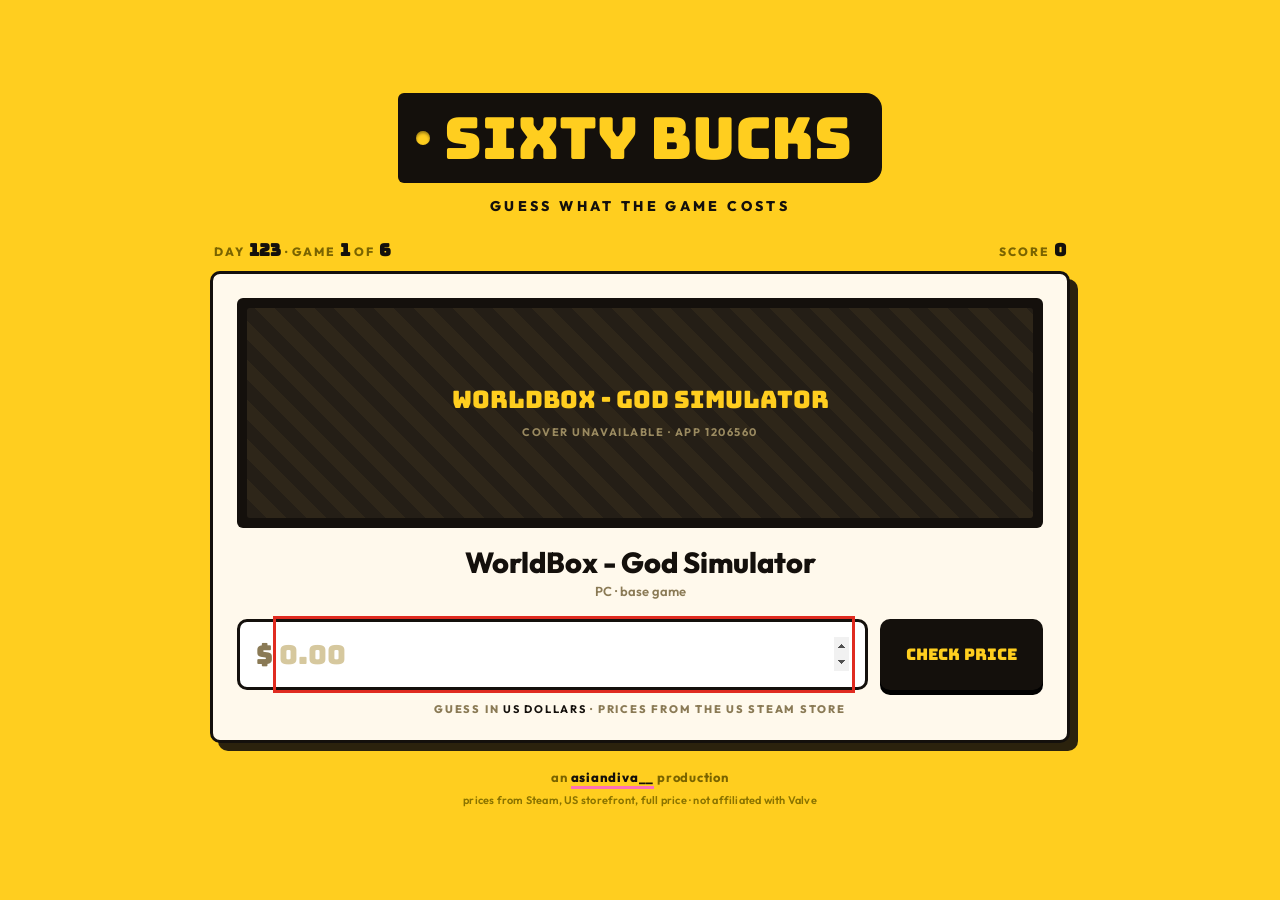
<file: sixtybucks/index.html>
<!DOCTYPE html>
<html lang="en">
<head>
<meta charset="utf-8">
<meta name="viewport" content="width=device-width,initial-scale=1">
<title>Sixty Bucks · guess what the game costs</title>
<link rel="preconnect" href="https://fonts.googleapis.com">
<link rel="preconnect" href="https://fonts.gstatic.com" crossorigin>
<link href="https://fonts.googleapis.com/css2?family=Bungee&family=Outfit:wght@400;600;800&display=swap" rel="stylesheet">
<style>
:root{
  --yellow:#FFCE1F; --ink:#14100C; --paper:#FFF9EC;
  --red:#E02B20; --green:#1B9E57; --pink:#FF6FB5; --mute:#8A7A55;
}
*{box-sizing:border-box;margin:0;padding:0}
body{background:var(--yellow);color:var(--ink);font-family:'Outfit',system-ui,sans-serif;
  min-height:100vh;display:flex;align-items:center;justify-content:center;padding:20px}
.stage{width:100%;max-width:860px}

.sign{text-align:center;margin-bottom:8px}
.tag{display:inline-block;position:relative;background:var(--ink);color:var(--yellow);
  font-family:'Bungee',cursive;font-size:clamp(30px,7vw,58px);line-height:1;
  padding:16px 30px 16px 46px;border-radius:6px 16px 16px 6px}
.tag::before{content:'';position:absolute;left:18px;top:50%;margin-top:-7px;width:14px;height:14px;
  border-radius:50%;background:var(--yellow);box-shadow:inset 0 2px 3px rgba(0,0,0,.4)}
.tagline{margin-top:14px;font-size:14px;letter-spacing:.24em;text-transform:uppercase;font-weight:800}

.hud{display:flex;justify-content:space-between;align-items:center;font-size:12px;
  letter-spacing:.16em;text-transform:uppercase;font-weight:800;margin:24px 4px 10px;color:#7A6400}
.hud b{color:var(--ink);font-family:'Bungee',cursive;letter-spacing:0;font-size:17px}

.card{background:var(--paper);border:3px solid var(--ink);border-radius:10px;
  padding:24px;box-shadow:8px 8px 0 rgba(20,16,12,.9)}
.frame{background:var(--ink);border-radius:6px;padding:10px;display:flex;
  align-items:center;justify-content:center;min-height:230px;overflow:hidden}
.frame img{width:100%;border-radius:3px;display:block}
.ph{width:100%;min-height:210px;border-radius:3px;
  background:repeating-linear-gradient(45deg,#241E16,#241E16 14px,#2E2619 14px,#2E2619 28px);
  display:flex;flex-direction:column;align-items:center;justify-content:center;gap:10px;padding:20px;text-align:center}
.ph .t{font-family:'Bungee',cursive;font-size:clamp(16px,3vw,24px);color:var(--yellow);line-height:1.2}
.ph .s{font-size:11px;color:#9A8A60;letter-spacing:.14em;font-weight:700;text-transform:uppercase}

.itemname{font-size:clamp(20px,3.4vw,29px);font-weight:800;text-align:center;margin:18px 0 3px;line-height:1.2}
.itemsub{text-align:center;color:var(--mute);font-size:13px;font-weight:600;margin-bottom:20px}

.bidrow{display:flex;gap:12px}
.bidbox{flex:1;display:flex;align-items:center;background:#fff;border:3px solid var(--ink);
  border-radius:10px;padding:0 16px}
.bidbox span{font-family:'Bungee',cursive;font-size:26px;color:var(--mute);padding-right:6px}
.bidbox input{flex:1;background:none;border:0;outline:0;color:var(--ink);
  font-family:'Bungee',cursive;font-size:26px;width:100%;padding:15px 0}
.bidbox input::placeholder{color:#D6C89E}
.btn{font-family:'Bungee',cursive;font-size:16px;background:var(--ink);color:var(--yellow);
  border:0;border-radius:10px;padding:0 26px;cursor:pointer;box-shadow:0 5px 0 #000;white-space:nowrap}
.btn:active{transform:translateY(3px);box-shadow:0 2px 0 #000}
.btn:disabled{opacity:.35;cursor:default}
.btn.wide{width:100%;padding:17px}
.btn.ghost{background:transparent;color:var(--ink);box-shadow:none;border:3px solid var(--ink)}
a.btn{display:block;text-align:center;text-decoration:none;line-height:1}
.btn:focus-visible,input:focus-visible{outline:3px solid var(--red);outline-offset:3px}

.reveal{margin-top:20px;display:none}
.priceLbl{text-align:center;font-size:11px;letter-spacing:.22em;color:var(--mute);
  text-transform:uppercase;font-weight:800}
.pricebig{text-align:center;font-family:'Bungee',cursive;font-size:clamp(38px,8vw,64px);
  color:var(--red);line-height:1.1}
.track{position:relative;height:44px;margin:22px 0 6px;background:#EFE6CE;
  border:3px solid var(--ink);border-radius:22px;overflow:hidden}
.band{position:absolute;top:0;bottom:0}
.band.close{background:var(--yellow)}
.band.exact{background:var(--green)}
.center{position:absolute;top:0;bottom:0;width:2px;background:var(--ink);left:50%}
.marker{position:absolute;top:50%;width:20px;height:20px;margin:-10px 0 0 -10px;border-radius:50%;
  background:var(--pink);border:3px solid var(--ink)}
.scale{display:flex;justify-content:space-between;font-size:10px;color:var(--mute);
  letter-spacing:.14em;font-weight:800}
.verdict{text-align:center;margin-top:18px}
.chip{display:inline-block;font-family:'Bungee',cursive;font-size:15px;padding:11px 22px;
  border-radius:999px;border:3px solid var(--ink)}
.chip.p3{background:var(--green);color:#fff}
.chip.p1{background:var(--yellow);color:var(--ink)}
.chip.p0{background:#E3D9BE;color:#6E6045}
.verdict p{color:var(--mute);font-size:14px;font-weight:600;margin-top:12px}

.grid{font-size:32px;letter-spacing:5px;text-align:center;margin:16px 0}
.final{font-family:'Bungee',cursive;font-size:clamp(44px,10vw,76px);color:var(--red);text-align:center;line-height:1}
.recap{margin:18px 0 0;border-top:2px dashed rgba(20,16,12,.25)}
.recap .row{display:flex;justify-content:space-between;align-items:baseline;gap:10px;
  padding:9px 2px;border-bottom:1px dashed rgba(20,16,12,.18);font-size:14px}
.recap .row .nm{font-weight:700;flex:1;text-align:left}
.recap .row .pr{font-family:'Bungee',cursive;font-size:14px;color:var(--red)}
.recap .row .dot{font-size:15px}
.countdown{text-align:center;margin-top:18px;font-size:12px;letter-spacing:.18em;
  text-transform:uppercase;font-weight:800;color:var(--mute)}
.countdown b{font-family:'Bungee',cursive;color:var(--ink);font-size:20px;letter-spacing:0;display:block;margin-top:6px}

.credit{margin-top:26px;text-align:center;font-size:13px;font-weight:700;letter-spacing:.06em;color:#7A6400}
.credit a{color:var(--ink);text-decoration:none;border-bottom:3px solid var(--pink);
  padding-bottom:1px;font-weight:800}
.credit a:hover{background:var(--pink);border-bottom-color:var(--ink)}
.credit a:focus-visible{outline:3px solid var(--red);outline-offset:3px}
.credit .fine{display:block;margin-top:8px;font-size:11px;font-weight:600;color:#8A7300;letter-spacing:.02em}
.warn{margin-top:16px;background:#FFF0D2;border:2px dashed rgba(224,43,32,.5);border-radius:10px;
  padding:12px 14px;font-size:12.5px;font-weight:600;line-height:1.5;color:#8A5A1E;text-align:center}
.sharebox{margin-top:18px;background:#fff;border:3px dashed rgba(20,16,12,.3);border-radius:10px;
  padding:14px;text-align:center;font-size:15px;font-weight:700;line-height:1.6;
  white-space:pre-wrap;word-break:break-word;user-select:all;cursor:text}
.usdnote{margin-top:12px;text-align:center;font-size:11px;letter-spacing:.16em;
  text-transform:uppercase;font-weight:800;color:var(--mute)}
.usdnote b{color:var(--ink)}
@media(max-width:560px){.bidrow{flex-direction:column}.btn{padding:16px}}
</style>
</head>
<body>
<div class="stage">
  <div class="sign">
    <div class="tag">SIXTY BUCKS</div>
    <div class="tagline">Guess what the game costs</div>
  </div>

  <div class="hud">
    <div>Day <b id="dayNum">1</b> &middot; Game <b id="roundNum">1</b> of <b id="roundTot">6</b></div>
    <div>Score <b id="score">0</b></div>
  </div>

  <div class="card" id="card">
    <div class="frame" id="frame"></div>
    <div class="itemname" id="itemname">Loading</div>
    <div class="itemsub" id="itemsub"></div>

    <div class="bidrow" id="bidrow">
      <div class="bidbox"><span>$</span>
        <input id="bid" type="number" inputmode="decimal" placeholder="0.00" step="0.01" min="0" autocomplete="off"></div>
      <button class="btn" id="lock">CHECK PRICE</button>
    </div>
    <div class="usdnote" id="usdnote">Guess in <b>US dollars</b> &middot; prices from the US Steam store</div>

    <div class="reveal" id="reveal">
      <div class="priceLbl">Full price, no sale</div>
      <div class="pricebig" id="actual">$0</div>
      <div class="track">
        <div class="band close" id="bandClose"></div>
        <div class="band exact" id="bandExact"></div>
        <div class="center"></div>
        <div class="marker" id="marker"></div>
      </div>
      <div class="scale"><span>$0</span><span>ACTUAL</span><span>2&times;</span></div>
      <div class="verdict">
        <div class="chip" id="chip">+0</div>
        <p id="verdictText"></p>
      </div>
      <button class="btn wide" id="next" style="margin-top:18px">NEXT GAME</button>
    </div>
  </div>

  <div class="credit">
    an <a href="https://twitch.tv/asiandiva__" target="_blank" rel="noopener">asiandiva__</a> production
    <span class="fine">prices from Steam, US storefront, full price &middot; not affiliated with Valve</span>
  </div>
</div>

<script>
/* ---------------------------------------------------------------
   SIXTY BUCKS
   Six games a day. Same six for everyone. Rolls over at midnight
   New York time. games.json is written weekly by the GitHub Action;
   the list below is the fallback if that file is missing.
--------------------------------------------------------------- */

const FALLBACK = [
  {id:620,     name:"Portal 2",                 price:9.99},
  {id:105600,  name:"Terraria",                 price:9.99},
  {id:1794680, name:"Vampire Survivors",        price:4.99},
  {id:413150,  name:"Stardew Valley",           price:14.99},
  {id:367520,  name:"Hollow Knight",            price:14.99},
  {id:322330,  name:"Don't Starve Together",    price:14.99},
  {id:739630,  name:"Phasmophobia",             price:19.99},
  {id:1145360, name:"Hades",                    price:24.99},
  {id:292030,  name:"The Witcher 3",            price:39.99, sub:"Wild Hunt"},
  {id:632470,  name:"Disco Elysium",            price:39.99, sub:"The Final Cut"},
  {id:1245620, name:"ELDEN RING",               price:59.99},
  {id:1086940, name:"Baldur's Gate 3",          price:59.99},
  {id:1091500, name:"Cyberpunk 2077",           price:59.99},
  {id:1687950, name:"Persona 5 Royal",          price:59.99},
  {id:1174180, name:"Red Dead Redemption 2",    price:59.99},
  {id:1462040, name:"Final Fantasy VII Remake", price:69.99, sub:"Intergrade"}
];

const HOSTS = [
  "https://shared.cloudflare.steamstatic.com/store_item_assets/steam/apps/{id}/header.jpg",
  "https://cdn.cloudflare.steamstatic.com/steam/apps/{id}/header.jpg",
  "https://cdn.akamai.steamstatic.com/steam/apps/{id}/header.jpg",
  "https://steamcdn-a.akamaihd.net/steam/apps/{id}/header.jpg"
];

// locked scoring. everyone plays the same rules or the share grid is meaningless.
const EXACT_PCT = 3,  EXACT_MIN = 1;
const CLOSE_PCT = 15, CLOSE_MIN = 3;

const ROUNDS = 6;
const ZONE = 'America/New_York';
const EPOCH = '2026-08-04';           // launch day = Day 1. don't change this after launch.
const STORE_KEY = 'sixtybucks';

const $ = id => document.getElementById(id);
const money = n => '$' + n.toLocaleString('en-US',{minimumFractionDigits:2,maximumFractionDigits:2});
const winExact = p => Math.max(p*EXACT_PCT/100, EXACT_MIN);
const winClose = p => Math.max(p*CLOSE_PCT/100, CLOSE_MIN, winExact(p));

let POOL = FALLBACK.slice();
let deck=[], idx=0, score=0, results=[], item=null, locked=false, dayIndex=0, dateKey='';

/* ---------- date, in New York regardless of where the player is ---------- */
function nyDateKey(){
  return new Intl.DateTimeFormat('en-CA',{timeZone:ZONE,year:'numeric',month:'2-digit',day:'2-digit'})
    .format(new Date());                       // "2026-08-04"
}
function daysSinceEpoch(key){
  const a = Date.parse(key + 'T00:00:00Z');
  const b = Date.parse(EPOCH + 'T00:00:00Z');
  return Math.max(0, Math.round((a-b)/86400000));
}
function secondsToMidnight(){
  const p = new Intl.DateTimeFormat('en-US',{timeZone:ZONE,hour12:false,
    hour:'2-digit',minute:'2-digit',second:'2-digit'}).formatToParts(new Date());
  const g = t => +p.find(x=>x.type===t).value;
  let h = g('hour'); if (h === 24) h = 0;      // some engines report hour 24
  return 86400 - (h*3600 + g('minute')*60 + g('second'));
}

/* ---------- deterministic shuffle so every browser gets the same six ---------- */
function seedFrom(str){
  let h = 2166136261;
  for (let i=0;i<str.length;i++){ h ^= str.charCodeAt(i); h = Math.imul(h, 16777619); }
  return h >>> 0;
}
function rng(seed){
  return function(){
    seed |= 0; seed = seed + 0x6D2B79F5 | 0;
    let t = Math.imul(seed ^ seed>>>15, 1 | seed);
    t = t + Math.imul(t ^ t>>>7, 61 | t) ^ t;
    return ((t ^ t>>>14) >>> 0) / 4294967296;
  };
}
function shuffled(list, seedStr){
  const a = list.slice(), r = rng(seedFrom(seedStr));
  for (let i=a.length-1;i>0;i--){ const j = Math.floor(r()*(i+1)); [a[i],a[j]]=[a[j],a[i]]; }
  return a;
}
// walk a shuffled pool one at a time so nothing repeats until the pool is used up.
// pulls one game per step and skips anything already chosen, because the shuffle
// changes at a cycle boundary and could otherwise hand back the same game twice.
function picksForDay(n){
  const N = POOL.length;
  if (N <= ROUNDS) return shuffled(POOL,'d'+n).slice(0, Math.min(ROUNDS, N));
  const out = [];
  let pos = n * ROUNDS;
  const stop = pos + N * 2;                    // safety net, never loop forever
  while (out.length < ROUNDS && pos < stop){
    const order = shuffled(POOL, 'c' + Math.floor(pos/N) + ':' + N);
    const g = order[pos % N];
    pos++;
    if (g && !out.some(x => x.id === g.id)) out.push(g);
  }
  return out;
}

/* ---------- one play per day ----------
   Written to two places. Some browsers, especially the ones embedded inside
   Discord and other apps, allow one and block the other. Neither survives a
   browser that wipes everything on close, which is why in-app browsers can
   replay. Stopping that would need accounts and a server.                    */
function readSave(){
  let best = null;
  try {
    const v = localStorage.getItem(STORE_KEY);
    if (v) best = JSON.parse(v);
  } catch(e){}
  try {
    const m = new RegExp('(?:^|;\\s*)' + STORE_KEY + '=([^;]+)').exec(document.cookie);
    if (m){
      const c = JSON.parse(decodeURIComponent(m[1]));
      // prefer whichever one is further along
      if (!best || (c.results||[]).length > (best.results||[]).length) best = c;
    }
  } catch(e){}
  return best;
}
let storageBroken = false;

function writeSave(obj){
  const json = JSON.stringify(obj);
  let stored = false;
  try { localStorage.setItem(STORE_KEY, json); stored = localStorage.getItem(STORE_KEY) === json; } catch(e){}
  try {
    document.cookie = STORE_KEY + '=' + encodeURIComponent(json) +
      ';path=/;max-age=172800;SameSite=Lax';    // two days is plenty
    if (document.cookie.indexOf(STORE_KEY + '=') !== -1) stored = true;
  } catch(e){}
  // read it straight back. if nothing took, say so rather than failing quietly.
  storageBroken = !stored;
}

/* ---------- art ---------- */
function loadArt(appid, name){
  const frame = $('frame');
  let h = 0;
  const img = new Image();
  img.alt = '';
  img.onload = () => { frame.innerHTML=''; frame.appendChild(img); };
  img.onerror = () => {
    h++;
    if (h < HOSTS.length) img.src = HOSTS[h].replace('{id}', appid);
    else frame.innerHTML = '<div class="ph"><div class="t">'+name+'</div>'+
      '<div class="s">cover unavailable &middot; app '+appid+'</div></div>';
  };
  img.src = HOSTS[0].replace('{id}', appid);
}

function animate(ms, fn){                     // rAF, never CSS: reduce-motion kills CSS silently
  const t0 = performance.now();
  (function f(now){
    const p = Math.min(1,(now-t0)/ms);
    fn(1 - Math.pow(1-p,3));
    if (p<1) requestAnimationFrame(f);
  })(t0);
}

function paint(){
  item = deck[idx]; locked = false;
  $('roundNum').textContent = idx+1;
  $('score').textContent = score;
  $('itemname').textContent = item.name;
  $('itemsub').textContent = item.sub || 'PC \u00b7 base game';
  $('frame').innerHTML = '<div class="ph"><div class="s">loading cover</div></div>';
  loadArt(item.id, item.name);
  $('reveal').style.display = 'none';
  $('bidrow').style.display = 'flex';
  $('usdnote').style.display = 'block';
  $('bid').value = '';
  $('lock').disabled = false;
  $('bid').focus();
}

function checkPrice(){
  if (locked) return;
  const guess = parseFloat($('bid').value);
  if (!(guess >= 0)) { $('bid').focus(); return; }
  locked = true;
  $('lock').disabled = true;
  $('bidrow').style.display = 'none';
  $('usdnote').style.display = 'none';
  $('reveal').style.display = 'block';

  const actual = item.price;
  const gap = Math.abs(guess - actual);
  const eWin = winExact(actual), cWin = winClose(actual);
  const pts = gap <= eWin ? 3 : gap <= cWin ? 1 : 0;
  score += pts;
  results.push({pts, guess, name:item.name, price:actual});
  $('score').textContent = score;

  const L = p => 50 + p/2;
  const c = Math.min(100, cWin/actual*100), e = Math.min(100, eWin/actual*100);
  $('bandClose').style.left = L(-c)+'%'; $('bandClose').style.width = c+'%';
  $('bandExact').style.left = L(-e)+'%'; $('bandExact').style.width = e+'%';

  const over = guess > actual*2;
  const mk = over ? 99 : Math.max(1, guess/(actual*2)*100);
  $('marker').style.left = '50%';
  animate(700, p => {
    const a = $('actual'), m = $('marker');
    if (!a || !m) return;                 // results screen took over, nothing to draw
    a.textContent = money(actual*p);
    m.style.left = (50 + (mk-50)*p) + '%';
  });

  const chip = $('chip');
  chip.className = 'chip p'+pts;
  chip.textContent = pts===3 ? 'NAILED IT  +3' : pts===1 ? 'CLOSE  +1' : 'NOPE  +0';
  $('verdictText').textContent = over
    ? 'You guessed ' + money(guess) + '. Nobody charges that.'
    : 'You guessed ' + money(guess) + '. Off by ' + money(gap) + ', ' + (guess>actual?'over':'under') + '.';

  $('next').textContent = idx === deck.length-1 ? 'SEE TODAY\u2019S SCORE' : 'NEXT GAME';
  // don't grab focus straight away. the same Enter press that revealed the
  // answer would land on this button and skip past the result.
  setTimeout(() => { const n = $('next'); if (n) n.focus(); }, 450);

  // save every guess, not just the last one. closing the tab at game three
  // should pick up at game four, not hand out a fresh round.
  writeSave({date:dateKey, day:dayIndex+1, score, results, done:results.length >= deck.length});
}

function next(){
  idx++;
  if (idx >= deck.length){
    const save = {date:dateKey, day:dayIndex+1, score, results, done:true};
    writeSave(save);
    return showResults(save, true);
  }
  paint();
}

/* ---------- results ---------- */
const face = p => p===3 ? '\u{1F7E9}' : p===1 ? '\u{1F7E8}' : '\u2B1B';

function showResults(save, justFinished){
  const grid = save.results.map(r => face(r.pts)).join('');
  const max = save.results.length * 3;
  const rows = save.results.map(r =>
    '<div class="row"><span class="dot">'+face(r.pts)+'</span>'+
    '<span class="nm">'+r.name+'</span>'+
    '<span class="pr">'+money(r.price)+'</span></div>').join('');

  // Windows and Mac share trays throw away everything but the link, so the
  // share sheet is phones only. Desktop always copies.
  const isPhone = navigator.maxTouchPoints > 0 &&
                  /Android|iPhone|iPad|iPod/i.test(navigator.userAgent);
  const shareLabel = (isPhone && navigator.share) ? 'SHARE RESULT' : 'COPY RESULT';

  $('card').innerHTML =
    '<div class="priceLbl">'+(justFinished ? 'Today\u2019s score' : 'You already played today')+'</div>'+
    '<div class="final">'+save.score+' / '+max+'</div>'+
    '<div class="grid">'+grid+'</div>'+
    '<p style="text-align:center;color:var(--mute);font-size:14px;font-weight:600">'+
      (save.score >= max-4 ? 'Suspiciously good. Do you work at Valve?' :
       save.score >= max/2 ? 'Respectable. The Diva Squad would allow it.' :
                             'You have only ever bought games on sale.')+
    '</p>'+
    '<div class="recap">'+rows+'</div>'+
    '<div class="sharebox" id="sharebox"></div>'+
    '<button class="btn wide" id="share" style="margin-top:12px">'+shareLabel+'</button>'+
    '<a class="btn wide ghost" href="/" style="margin-top:10px">MORE DIVA GAMES</a>'+
    '<div class="countdown">Next six unlock at midnight New York<b id="clock">--:--:--</b></div>'+
    (storageBroken
      ? '<div class="warn">This browser isn\u2019t saving your result, so it will let you '+
        'replay today. Usually a private window, or a setting that clears site data. '+
        'Your score is still correct.</div>'
      : '');

  const text = 'SIXTY BUCKS #'+save.day+'  '+save.score+'/'+max+'\n'+grid+'\nhttps://asiandiva.games/sixtybucks';
  $('sharebox').textContent = text;                       // always visible, always selectable

  const flash = word => { $('share').textContent = word; setTimeout(()=>$('share').textContent = shareLabel, 1800); };

  // three ways to copy, because any one of them can be blocked
  function copy(){
    const done = () => flash('COPIED');
    if (navigator.clipboard && window.isSecureContext){
      navigator.clipboard.writeText(text).then(done).catch(legacy);
    } else legacy();

    function legacy(){
      try {
        const ta = document.createElement('textarea');
        ta.value = text;
        ta.style.cssText = 'position:fixed;opacity:0';
        document.body.appendChild(ta);
        ta.select();
        const ok = document.execCommand('copy');
        document.body.removeChild(ta);
        if (ok) return done();
      } catch(e){}
      select();                                            // last resort: highlight it for them
      flash('SELECTED, HIT CTRL+C');
    }
  }

  function select(){
    const r = document.createRange();
    r.selectNodeContents($('sharebox'));
    const s = window.getSelection();
    s.removeAllRanges();
    s.addRange(r);
  }

  $('share').onclick = () => {
    if (isPhone && navigator.share){
      navigator.share({text}).then(()=>flash('SHARED')).catch(err => {
        if (err && err.name === 'AbortError') return;      // they backed out, say nothing
        copy();
      });
    } else copy();
  };
  tickClock();
}

function tickClock(){
  const el = $('clock');
  if (!el) return;
  let s = secondsToMidnight();
  const pad = n => String(n).padStart(2,'0');
  el.textContent = pad(Math.floor(s/3600))+':'+pad(Math.floor(s/60)%60)+':'+pad(s%60);
  setTimeout(() => {
    if (nyDateKey() !== dateKey) location.reload();   // rolled over, load the new six
    tickClock();
  }, 1000);
}

/* ---------- boot ---------- */
let CALENDAR = null;

function begin(){
  dateKey  = nyDateKey();
  dayIndex = daysSinceEpoch(dateKey);
  $('dayNum').textContent = dayIndex + 1;

  // the calendar is the real source. the shuffle is only a safety net
  // for before the Action has ever run.
  deck = (CALENDAR && Array.isArray(CALENDAR[dateKey]) && CALENDAR[dateKey].length)
    ? CALENDAR[dateKey]
    : picksForDay(dayIndex);
  $('roundTot').textContent = deck.length;

  const save = readSave();
  const resuming = save && save.date === dateKey;
  const answered = (resuming && Array.isArray(save.results)) ? save.results.length : 0;

  // `done` didn't exist in the first version, so a full set of answers counts too
  if (resuming && (save.done || answered >= deck.length)) return showResults(save, false);

  idx = 0; score = 0; results = [];
  if (answered){
    results = save.results;                  // pick up mid-round
    score   = save.score || 0;
    idx     = Math.min(answered, deck.length - 1);
  }

  $('lock').onclick = checkPrice;
  $('next').onclick = next;
  $('bid').onkeydown = e => {
    if (e.key === 'Enter'){ e.preventDefault(); e.stopPropagation(); checkPrice(); }
  };
  paint();
}

const grab = f => fetch(f, {cache:'no-store'}).then(r => r.ok ? r.json() : null).catch(() => null);

Promise.all([grab('calendar.json'), grab('games.json')])
  .then(([cal, pool]) => {
    if (cal && typeof cal === 'object') CALENDAR = cal;
    if (Array.isArray(pool) && pool.length >= ROUNDS) POOL = pool;
  })
  .finally(begin);
</script>
</body>
</html>
</file>
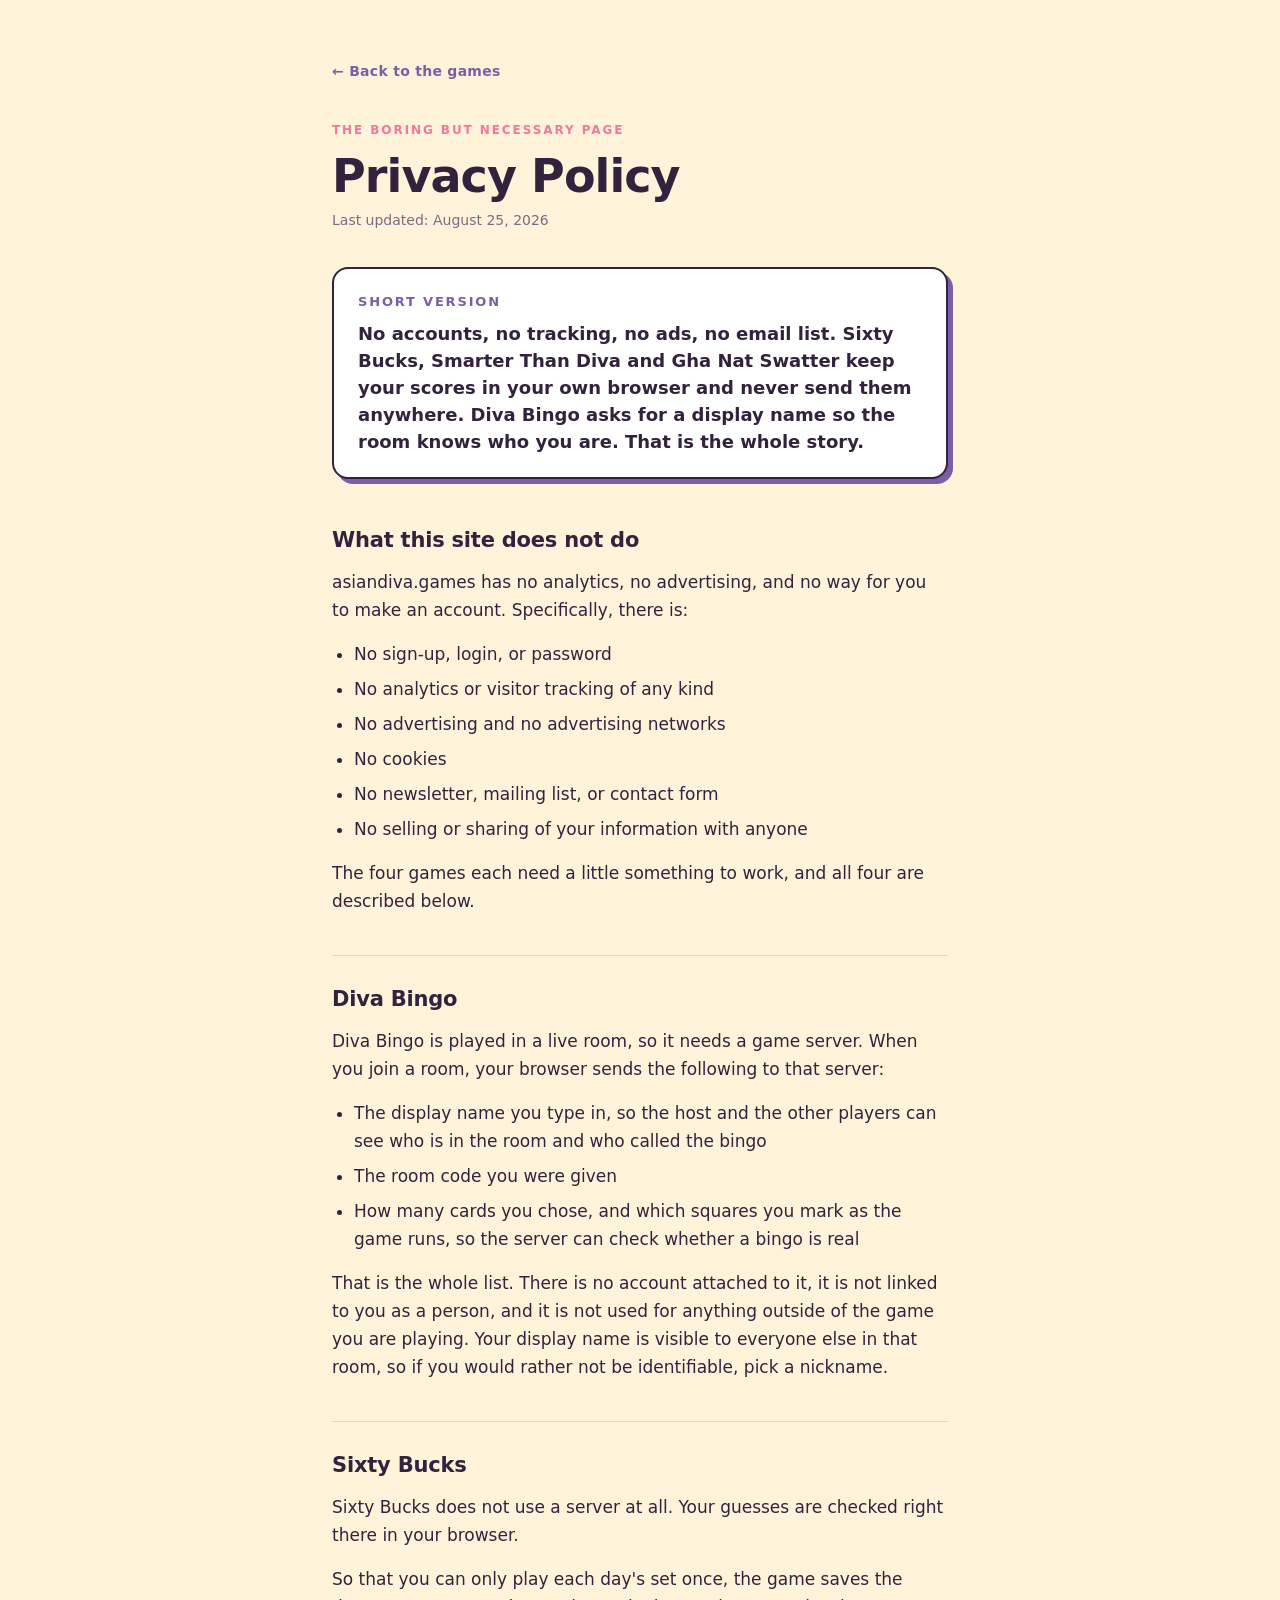
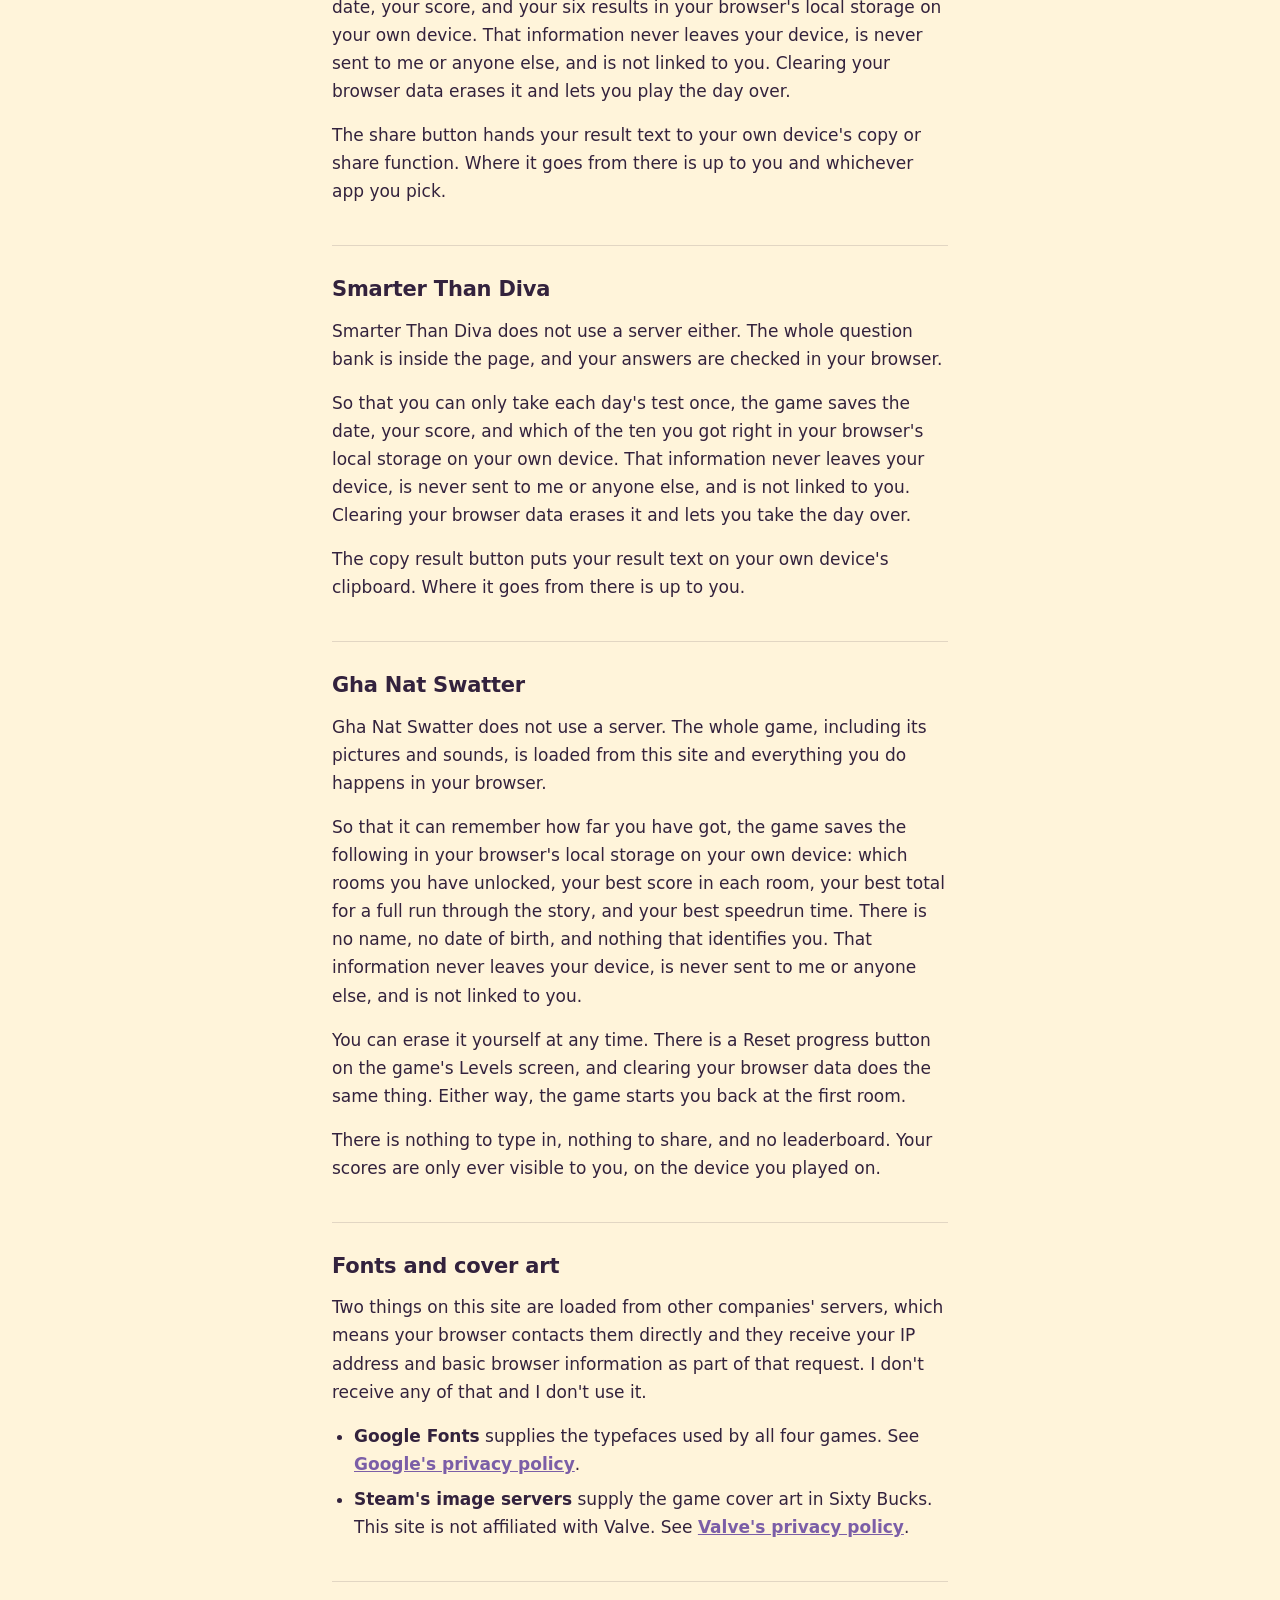
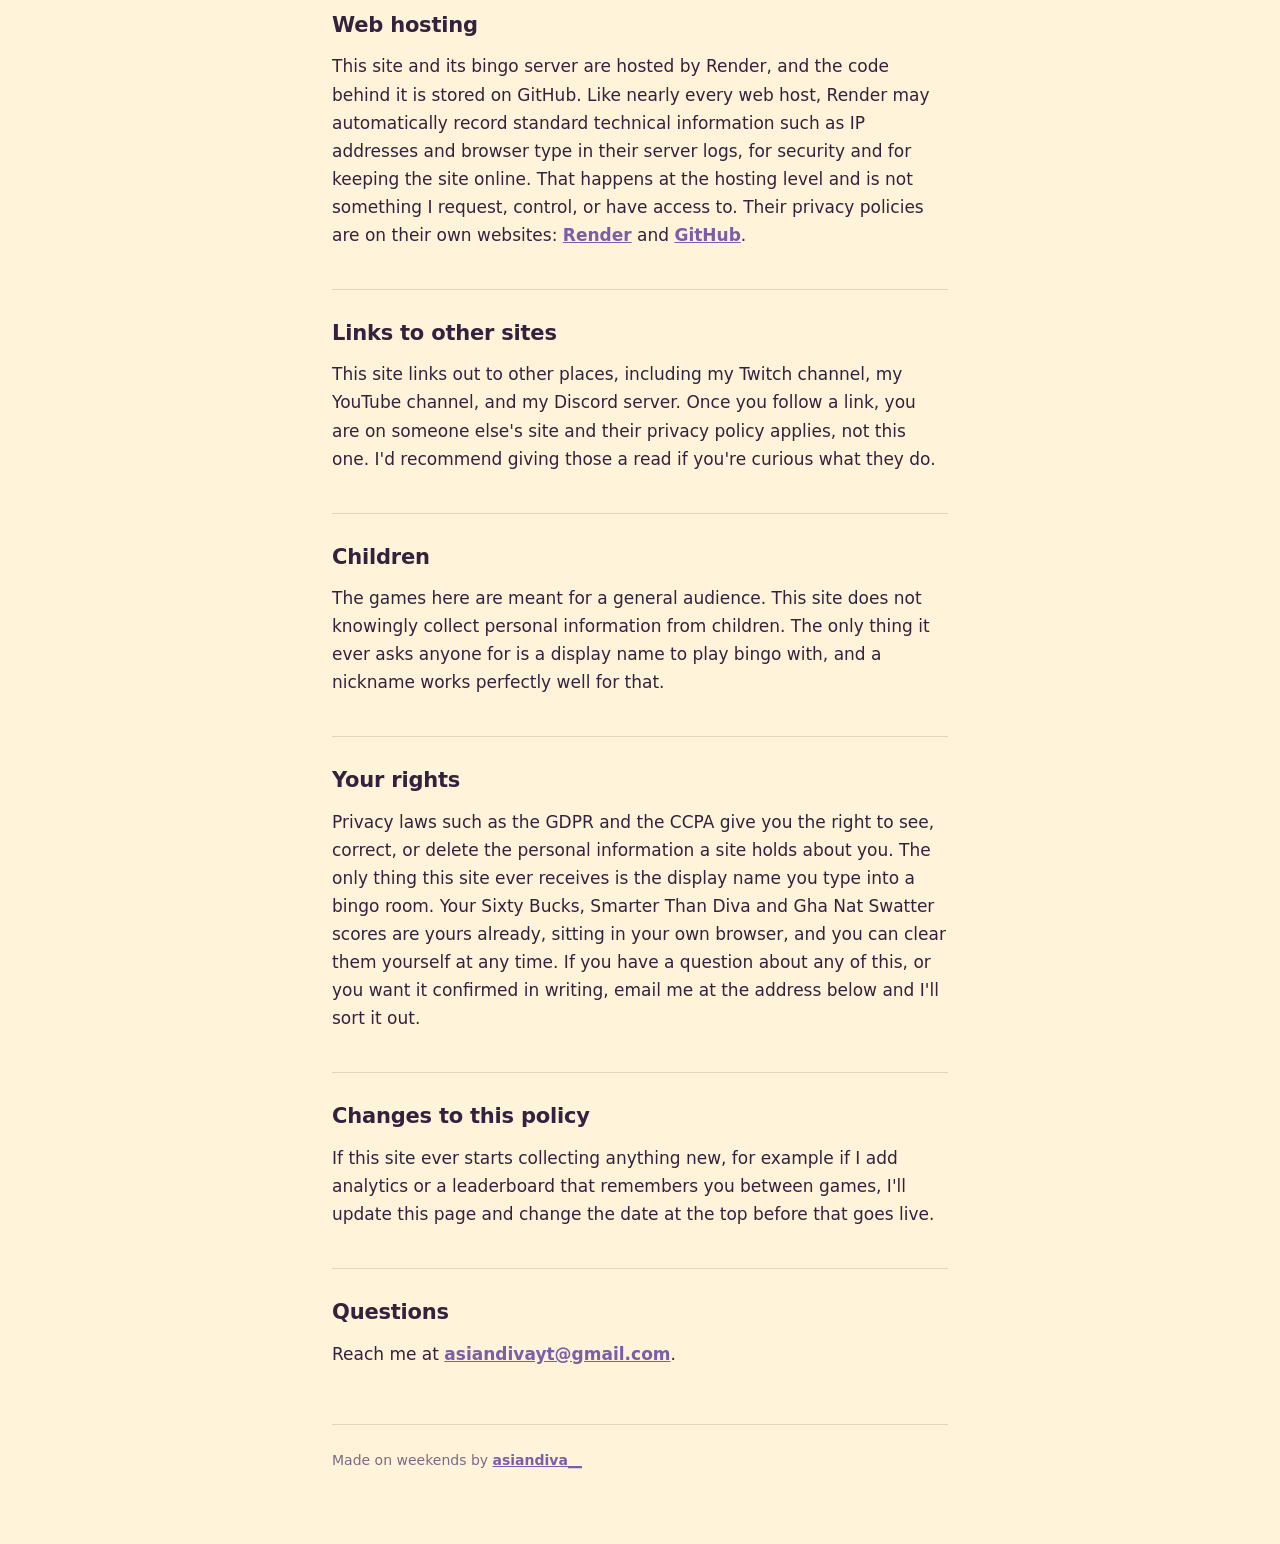
<file: privacy.html>
<!DOCTYPE html>
<html lang="en">
<head>
<meta charset="utf-8">
<meta name="viewport" content="width=device-width, initial-scale=1">
<title>Privacy Policy — asiandiva.games</title>
<meta name="description" content="Privacy policy for asiandiva.games. No accounts, no tracking, no ads.">
<meta name="robots" content="index, follow">
<style>
  /* ============================================================
     COLORS — change these 5 lines to match your site
     ============================================================ */
  :root{
    --paper:   #FFF4DA;   /* page background */
    --ink:     #33223D;   /* main text */
    --muted:   #7A6A86;   /* small / secondary text */
    --grape:   #7B5EA7;   /* links + accents */
    --bubble:  #F2789F;   /* highlight */
    --card:    #FFFFFF;
    --line:    rgba(51,34,61,.14);
  }

  *{box-sizing:border-box}
  html{-webkit-text-size-adjust:100%}
  body{
    margin:0;
    background:var(--paper);
    color:var(--ink);
    font-family:ui-sans-serif,system-ui,-apple-system,"Segoe UI",Roboto,"Helvetica Neue",Arial,sans-serif;
    font-size:17px;
    line-height:1.65;
    -webkit-font-smoothing:antialiased;
  }

  .wrap{max-width:660px;margin:0 auto;padding:56px 22px 72px}

  .back{
    display:inline-block;
    font-size:14px;
    font-weight:600;
    letter-spacing:.02em;
    color:var(--grape);
    text-decoration:none;
    margin-bottom:38px;
  }
  .back:hover{text-decoration:underline}

  .eyebrow{
    font-size:12px;
    font-weight:700;
    letter-spacing:.16em;
    text-transform:uppercase;
    color:var(--bubble);
    margin:0 0 10px;
  }

  h1{
    font-size:clamp(32px,7vw,46px);
    line-height:1.1;
    font-weight:800;
    letter-spacing:-.02em;
    margin:0 0 8px;
  }

  .updated{font-size:14px;color:var(--muted);margin:0 0 34px}

  /* the short version box — the one thing most people will actually read */
  .tldr{
    background:var(--card);
    border:2px solid var(--ink);
    border-radius:16px;
    padding:22px 24px;
    margin:0 0 44px;
    box-shadow:5px 5px 0 var(--grape);
  }
  .tldr h2{
    font-size:13px;
    font-weight:700;
    letter-spacing:.14em;
    text-transform:uppercase;
    color:var(--grape);
    margin:0 0 8px;
  }
  .tldr p{margin:0;font-size:18px;font-weight:600;line-height:1.5}

  h2.sec{
    font-size:21px;
    font-weight:800;
    letter-spacing:-.01em;
    margin:40px 0 10px;
    padding-top:26px;
    border-top:1px solid var(--line);
  }
  h2.sec:first-of-type{border-top:none;padding-top:0}

  p{margin:0 0 16px}
  ul{margin:0 0 16px;padding-left:22px}
  li{margin-bottom:7px}

  a{color:var(--grape);font-weight:600}
  a:hover{color:var(--bubble)}

  strong{font-weight:700}

  footer{
    margin-top:56px;
    padding-top:24px;
    border-top:1px solid var(--line);
    font-size:14px;
    color:var(--muted);
  }
  footer a{font-weight:700}

  /* keyboard users can always see where they are */
  a:focus-visible{
    outline:3px solid var(--bubble);
    outline-offset:3px;
    border-radius:3px;
  }

  @media (max-width:520px){
    .wrap{padding:36px 18px 56px}
    .tldr{box-shadow:4px 4px 0 var(--grape)}
  }
</style>
</head>
<body>

<div class="wrap">

  <a class="back" href="/">&larr; Back to the games</a>

  <p class="eyebrow">The boring but necessary page</p>
  <h1>Privacy Policy</h1>
  <p class="updated">Last updated: August 25, 2026</p>

  <div class="tldr">
    <h2>Short version</h2>
    <p>No accounts, no tracking, no ads, no email list. Sixty Bucks, Smarter Than Diva and Gha Nat Swatter keep your scores in your own browser and never send them anywhere. Diva Bingo asks for a display name so the room knows who you are. That is the whole story.</p>
  </div>

  <h2 class="sec">What this site does not do</h2>
  <p>asiandiva.games has no analytics, no advertising, and no way for you to make an account. Specifically, there is:</p>
  <ul>
    <li>No sign-up, login, or password</li>
    <li>No analytics or visitor tracking of any kind</li>
    <li>No advertising and no advertising networks</li>
    <li>No cookies</li>
    <li>No newsletter, mailing list, or contact form</li>
    <li>No selling or sharing of your information with anyone</li>
  </ul>
  <p>The four games each need a little something to work, and all four are described below.</p>

  <h2 class="sec">Diva Bingo</h2>
  <p>Diva Bingo is played in a live room, so it needs a game server. When you join a room, your browser sends the following to that server:</p>
  <ul>
    <li>The display name you type in, so the host and the other players can see who is in the room and who called the bingo</li>
    <li>The room code you were given</li>
    <li>How many cards you chose, and which squares you mark as the game runs, so the server can check whether a bingo is real</li>
  </ul>
  <p>That is the whole list. There is no account attached to it, it is not linked to you as a person, and it is not used for anything outside of the game you are playing. Your display name is visible to everyone else in that room, so if you would rather not be identifiable, pick a nickname.</p>

  <h2 class="sec">Sixty Bucks</h2>
  <p>Sixty Bucks does not use a server at all. Your guesses are checked right there in your browser.</p>
  <p>So that you can only play each day's set once, the game saves the date, your score, and your six results in your browser's local storage on your own device. That information never leaves your device, is never sent to me or anyone else, and is not linked to you. Clearing your browser data erases it and lets you play the day over.</p>
  <p>The share button hands your result text to your own device's copy or share function. Where it goes from there is up to you and whichever app you pick.</p>

  <h2 class="sec">Smarter Than Diva</h2>
  <p>Smarter Than Diva does not use a server either. The whole question bank is inside the page, and your answers are checked in your browser.</p>
  <p>So that you can only take each day's test once, the game saves the date, your score, and which of the ten you got right in your browser's local storage on your own device. That information never leaves your device, is never sent to me or anyone else, and is not linked to you. Clearing your browser data erases it and lets you take the day over.</p>
  <p>The copy result button puts your result text on your own device's clipboard. Where it goes from there is up to you.</p>

  <h2 class="sec">Gha Nat Swatter</h2>
  <p>Gha Nat Swatter does not use a server. The whole game, including its pictures and sounds, is loaded from this site and everything you do happens in your browser.</p>
  <p>So that it can remember how far you have got, the game saves the following in your browser's local storage on your own device: which rooms you have unlocked, your best score in each room, your best total for a full run through the story, and your best speedrun time. There is no name, no date of birth, and nothing that identifies you. That information never leaves your device, is never sent to me or anyone else, and is not linked to you.</p>
  <p>You can erase it yourself at any time. There is a Reset progress button on the game's Levels screen, and clearing your browser data does the same thing. Either way, the game starts you back at the first room.</p>
  <p>There is nothing to type in, nothing to share, and no leaderboard. Your scores are only ever visible to you, on the device you played on.</p>

  <h2 class="sec">Fonts and cover art</h2>
  <p>Two things on this site are loaded from other companies' servers, which means your browser contacts them directly and they receive your IP address and basic browser information as part of that request. I don't receive any of that and I don't use it.</p>
  <ul>
    <li><strong>Google Fonts</strong> supplies the typefaces used by all four games. See <a href="https://policies.google.com/privacy" target="_blank" rel="noopener">Google's privacy policy</a>.</li>
    <li><strong>Steam's image servers</strong> supply the game cover art in Sixty Bucks. This site is not affiliated with Valve. See <a href="https://store.steampowered.com/privacy_agreement/" target="_blank" rel="noopener">Valve's privacy policy</a>.</li>
  </ul>

  <h2 class="sec">Web hosting</h2>
  <p>This site and its bingo server are hosted by Render, and the code behind it is stored on GitHub. Like nearly every web host, Render may automatically record standard technical information such as IP addresses and browser type in their server logs, for security and for keeping the site online. That happens at the hosting level and is not something I request, control, or have access to. Their privacy policies are on their own websites: <a href="https://render.com/privacy" target="_blank" rel="noopener">Render</a> and <a href="https://docs.github.com/en/site-policy/privacy-policies/github-general-privacy-statement" target="_blank" rel="noopener">GitHub</a>.</p>

  <h2 class="sec">Links to other sites</h2>
  <p>This site links out to other places, including my Twitch channel, my YouTube channel, and my Discord server. Once you follow a link, you are on someone else's site and their privacy policy applies, not this one. I'd recommend giving those a read if you're curious what they do.</p>

  <h2 class="sec">Children</h2>
  <p>The games here are meant for a general audience. This site does not knowingly collect personal information from children. The only thing it ever asks anyone for is a display name to play bingo with, and a nickname works perfectly well for that.</p>

  <h2 class="sec">Your rights</h2>
  <p>Privacy laws such as the GDPR and the CCPA give you the right to see, correct, or delete the personal information a site holds about you. The only thing this site ever receives is the display name you type into a bingo room. Your Sixty Bucks, Smarter Than Diva and Gha Nat Swatter scores are yours already, sitting in your own browser, and you can clear them yourself at any time. If you have a question about any of this, or you want it confirmed in writing, email me at the address below and I'll sort it out.</p>

  <h2 class="sec">Changes to this policy</h2>
  <p>If this site ever starts collecting anything new, for example if I add analytics or a leaderboard that remembers you between games, I'll update this page and change the date at the top before that goes live.</p>

  <h2 class="sec">Questions</h2>
  <p>Reach me at <a href="mailto:asiandivayt@gmail.com">asiandivayt@gmail.com</a>.</p>

  <footer>
    Made on weekends by <a href="https://twitch.tv/asiandiva__" target="_blank" rel="noopener">asiandiva__</a>
  </footer>

</div>

</body>
</html>
</file>
